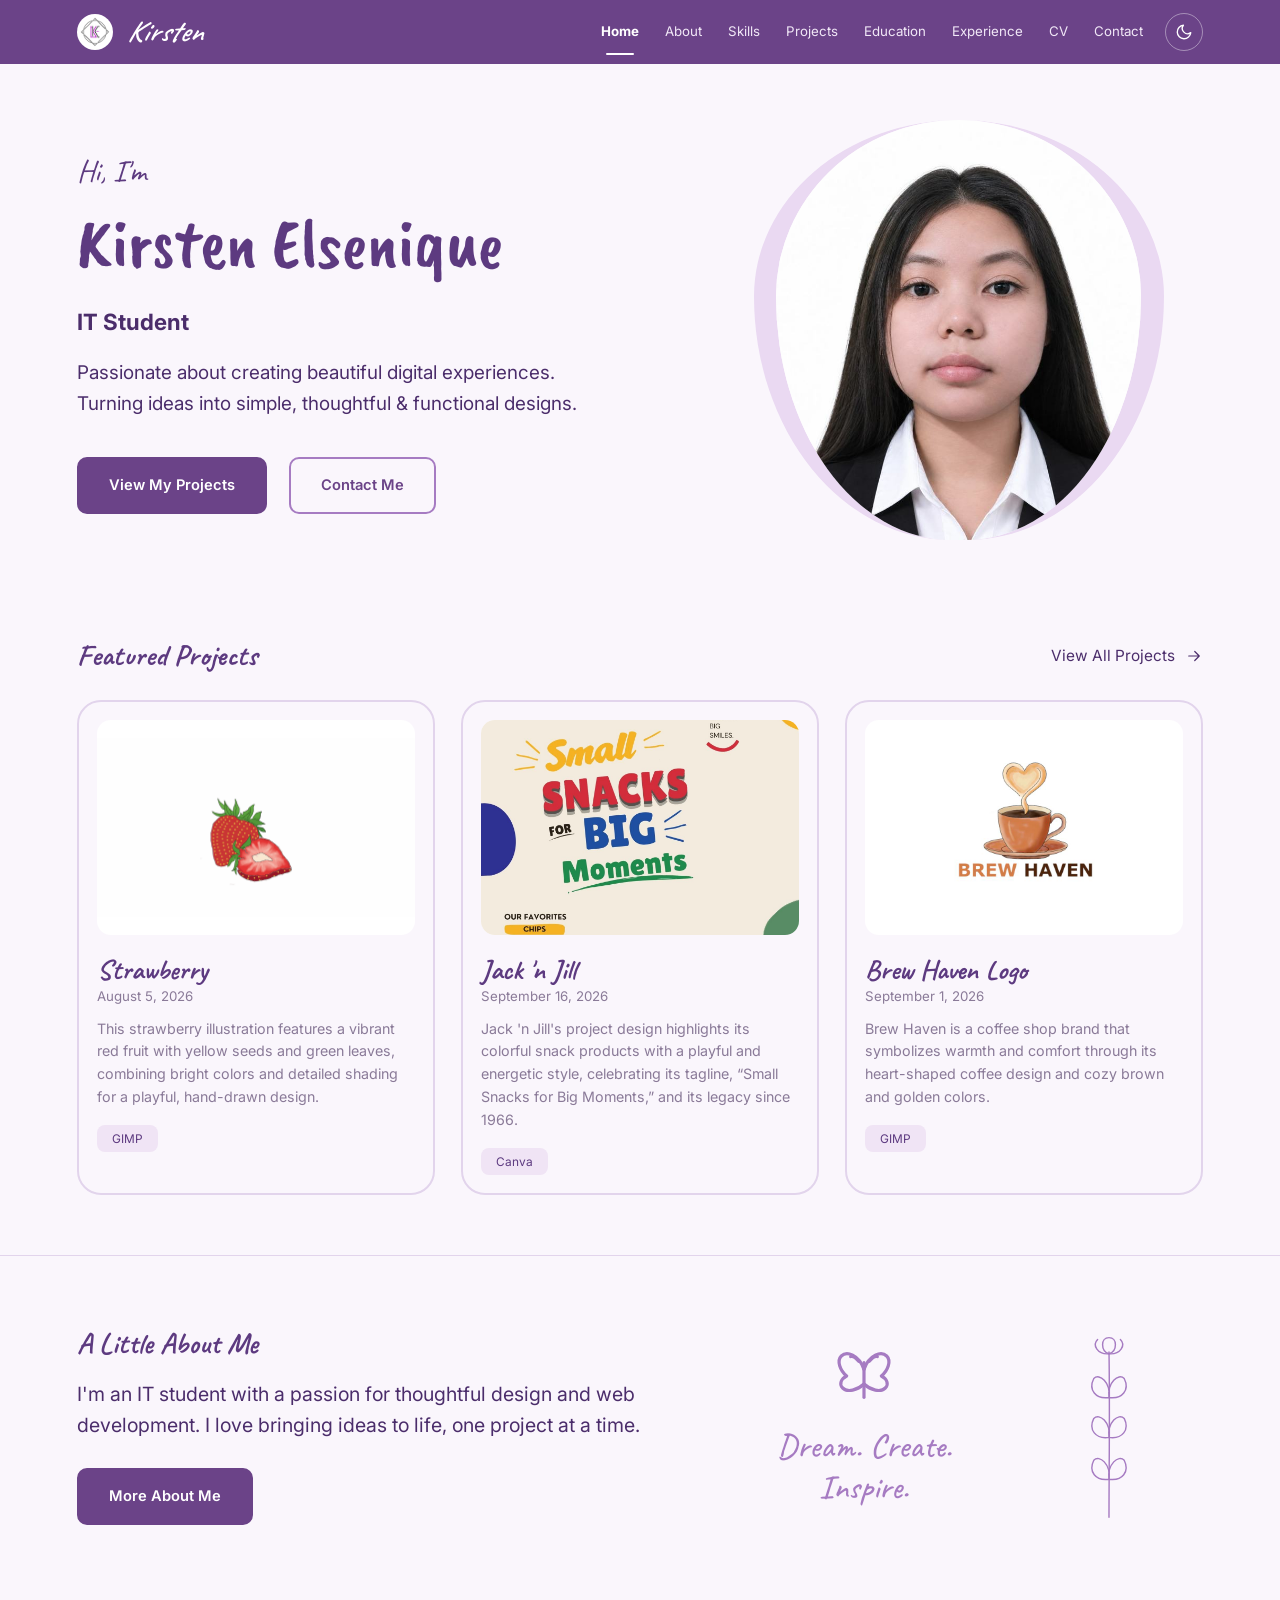
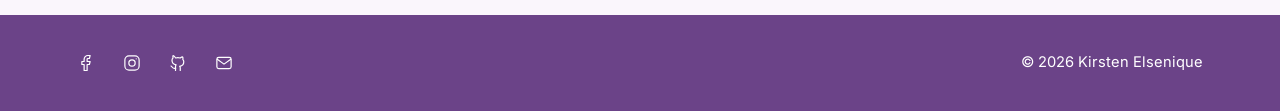
<file: index.html>
<!DOCTYPE html>
<html lang="en">
<head>
    <meta charset="UTF-8">
    <meta name="viewport" content="width=device-width, initial-scale=1.0">
    <title>Home | Kirsten Elsenique</title>
    <link rel="icon" href="assets/logo.jpg">
    <script>try{var t=localStorage.getItem("theme");if(!t&&window.matchMedia("(prefers-color-scheme: dark)").matches)t="dark";if(t)document.documentElement.setAttribute("data-theme",t)}catch(e){}</script>
    <link rel="stylesheet" href="style.css">
</head>
<body>
<header class="navbar">
    <div class="container nav-container">
        <a href="index.html" class="logo"><img src="assets/logo.jpg" alt="KE logo" class="logo-img"><span>Kirsten</span></a>
        <button class="menu-toggle" type="button" aria-label="Open navigation menu" aria-expanded="false">☰</button>
        <nav aria-label="Main navigation">
        <ul class="nav-links">
            <li><a href="index.html" class="active" aria-current="page">Home</a></li>
            <li><a href="about.html">About</a></li>
            <li><a href="skills.html">Skills</a></li>
            <li><a href="projects.html">Projects</a></li>
            <li><a href="education.html">Education</a></li>
            <li><a href="experience.html">Experience</a></li>
            <li><a href="cv.html">CV</a></li>
            <li><a href="contact.html">Contact</a></li>
        </ul>
            <button class="theme-toggle" type="button" aria-label="Switch to dark mode" aria-pressed="false"><svg class="i-moon" width="18" height="18" viewBox="0 0 24 24" fill="none" stroke="currentColor" stroke-width="1.8" stroke-linecap="round" stroke-linejoin="round" aria-hidden="true"><path d="M21 12.8A9 9 0 1 1 11.2 3a7 7 0 0 0 9.8 9.8z"/></svg><svg class="i-sun" width="18" height="18" viewBox="0 0 24 24" fill="none" stroke="currentColor" stroke-width="1.8" stroke-linecap="round" stroke-linejoin="round" aria-hidden="true"><circle cx="12" cy="12" r="4.5"/><path d="M12 2v2M12 20v2M4.9 4.9l1.4 1.4M17.7 17.7l1.4 1.4M2 12h2M20 12h2M4.9 19.1l1.4-1.4M17.7 6.3l1.4-1.4"/></svg></button>
        </nav>
    </div>
</header>
<main>
<section class="hero">
    <div class="container hero-grid">
        <div class="hero-text">
            <p class="hi">Hi, I'm</p>
            <h1>Kirsten Elsenique</h1>
            <h2>IT Student</h2>
            <p class="lead">Passionate about creating beautiful digital experiences.<br>Turning ideas into simple, thoughtful &amp; functional designs.</p>
            <div class="hero-buttons">
                <a href="projects.html" class="btn">View My Projects</a>
                <a href="contact.html" class="btn btn-ghost">Contact Me</a>
            </div>
        </div>
        <div class="hero-photo">
            <div class="photo-wrap"><img src="assets/profile.jpg" alt="Profile photo of Kirsten Elsenique" class="" onerror="this.onerror=null;this.src='assets/profile-placeholder.svg'"></div>
        </div>
    </div>
</section>

<section class="featured">
    <div class="container">
        <div class="row-head">
            <h2 class="script-h">Featured Projects</h2>
            <a href="projects.html" class="link-arrow">View All Projects <svg class="ico " width="18" height="18" viewBox="0 0 24 24" fill="none" stroke="currentColor" stroke-width="1.6" stroke-linecap="round" stroke-linejoin="round" aria-hidden="true"><path d="M5 12h14M13 6l6 6-6 6"/></svg></a>
        </div>
        <div class="feat-grid">
            <article class="feat-card">
    <a href="project-strawberry.html" class="feat-img"><img src="assets/strawberry.png" alt="Strawberry" class="" onerror="this.onerror=null;this.src='assets/image-placeholder.svg'"></a>
    <h3>Strawberry</h3>
    <span class="meta">August 5, 2026</span>
    <p>This strawberry illustration features a vibrant red fruit with yellow seeds and green leaves, combining bright colors and detailed shading for a playful, hand-drawn design.</p>
    <span class="pill">GIMP</span>
</article>
            <article class="feat-card">
    <a href="project-jack-n-jill.html" class="feat-img crop"><img src="assets/jack-n-jill.jpg" alt="Jack 'n Jill" class="" onerror="this.onerror=null;this.src='assets/image-placeholder.svg'"></a>
    <h3>Jack 'n Jill</h3>
    <span class="meta">September 16, 2026</span>
    <p>Jack 'n Jill's project design highlights its colorful snack products with a playful and energetic style, celebrating its tagline, “Small Snacks for Big Moments,” and its legacy since 1966.</p>
    <span class="pill">Canva</span>
</article>
            <article class="feat-card">
    <a href="project-brew-haven.html" class="feat-img"><img src="assets/brewhaven/logo.jpg" alt="Brew Haven Logo" class="" onerror="this.onerror=null;this.src='assets/image-placeholder.svg'"></a>
    <h3>Brew Haven Logo</h3>
    <span class="meta">September 1, 2026</span>
    <p>Brew Haven is a coffee shop brand that symbolizes warmth and comfort through its heart-shaped coffee design and cozy brown and golden colors.</p>
    <span class="pill">GIMP</span>
</article>
        </div>
    </div>
</section>

<section class="little-about">
    <div class="container little-grid">
        <div>
            <h2 class="script-h">A Little About Me</h2>
            <p>I'm an IT student with a passion for thoughtful design and web development. I love bringing ideas to life, one project at a time.</p>
            <a href="about.html" class="btn">More About Me</a>
        </div>
        <div class="quote-deco">
            <div class="q-mid"><svg class="ico " width="64" height="64" viewBox="0 0 24 24" fill="none" stroke="currentColor" stroke-width="1.2" stroke-linecap="round" stroke-linejoin="round" aria-hidden="true"><path d="M12 7v13"/><path d="M12 9.500C10 4 5.500 2.500 3.500 4.500c-1.800 1.800-.5 5.500 2 7.500-2 1-3 3-1.500 4.500 1.800 1.800 5.500.8 8-1.500"/><path d="M12 9.500c2-5.500 6.500-7 8.500-5 1.800 1.800.5 5.500-2 7.500 2 1 3 3 1.500 4.500-1.800 1.800-5.500.8-8-1.500"/><path d="M10 6.500c-1-1.200-2.200-2-3-1.800M14 6.500c1-1.200 2.200-2 3-1.800"/></svg><span class="script">Dream. Create.<br>Inspire.</span></div>
            <svg class="sprig" viewBox="0 0 60 200" fill="none" stroke="currentColor" stroke-width="1.5" stroke-linecap="round" aria-hidden="true"><path d="M30 196C30 150 31 80 30 22"/><path d="M30 24c-9-3-9-17 0-17s9 14 0 17z"/><path d="M30 24c-12 1-18-9-12-15M30 24c12 1 18-9 12-15"/><path d="M30 70c-14 2-22-8-16-20 6-6 18 4 16 20zM30 70c14 2 22-8 16-20-6-6-18 4-16 20z"/><path d="M30 112c-14 2-22-8-16-20 6-6 18 4 16 20zM30 112c14 2 22-8 16-20-6-6-18 4-16 20z"/><path d="M30 156c-14 2-22-8-16-20 6-6 18 4 16 20zM30 156c14 2 22-8 16-20-6-6-18 4-16 20z"/></svg>
        </div>
    </div>
</section>
</main>
<footer class="footer">
    <div class="container footer-inner">
        <div class="socials "><a href="https://www.facebook.com/k.elsenique" target="_blank" rel="noopener noreferrer" aria-label="Facebook"><svg class="ico " width="18" height="18" viewBox="0 0 24 24" fill="none" stroke="currentColor" stroke-width="1.6" stroke-linecap="round" stroke-linejoin="round" aria-hidden="true"><path d="M17.500 2h-3a5 5 0 0 0-5 5v3h-3v4h3v8h4v-8h3l1-4h-4V7a1 1 0 0 1 1-1h2z"/></svg></a><a href="https://www.instagram.com/_.zehnn/" target="_blank" rel="noopener noreferrer" aria-label="Instagram"><svg class="ico " width="18" height="18" viewBox="0 0 24 24" fill="none" stroke="currentColor" stroke-width="1.6" stroke-linecap="round" stroke-linejoin="round" aria-hidden="true"><rect x="2.500" y="2.500" width="19" height="19" rx="5.500"/><circle cx="12" cy="12" r="4.200"/><path d="M17.600 6.400h.01"/></svg></a><a href="https://github.com/Kirsten05306" target="_blank" rel="noopener noreferrer" aria-label="GitHub"><svg class="ico " width="18" height="18" viewBox="0 0 24 24" fill="none" stroke="currentColor" stroke-width="1.6" stroke-linecap="round" stroke-linejoin="round" aria-hidden="true"><path d="M9 19c-4.5 1.4-4.5-2.4-6.3-3m12.3 6v-3.3a3 3 0 0 0-.8-2.3c2.7-.3 5.5-1.3 5.5-6a4.7 4.7 0 0 0-1.3-3.2 4.4 4.4 0 0 0-.1-3.2s-1-.3-3.4 1.3a11.6 11.6 0 0 0-6 0C6.5 1.6 5.500 2 5.500 2a4.400 4.400 0 0 0-.1 3.200A4.700 4.700 0 0 0 4 8.400c0 4.700 2.800 5.700 5.500 6A3 3 0 0 0 8.700 16.700V22"/></svg></a><a href="mailto:kirstenelsenique06@gmail.com" aria-label="Email"><svg class="ico " width="18" height="18" viewBox="0 0 24 24" fill="none" stroke="currentColor" stroke-width="1.6" stroke-linecap="round" stroke-linejoin="round" aria-hidden="true"><rect x="2.5" y="4.5" width="19" height="15" rx="2.5"/><path d="m3 7 9 6.5L21 7"/></svg></a></div>
        <p>&copy; 2026 Kirsten Elsenique</p>
    </div>
</footer>
<script src="script.js"></script>
</body>
</html>
</file>
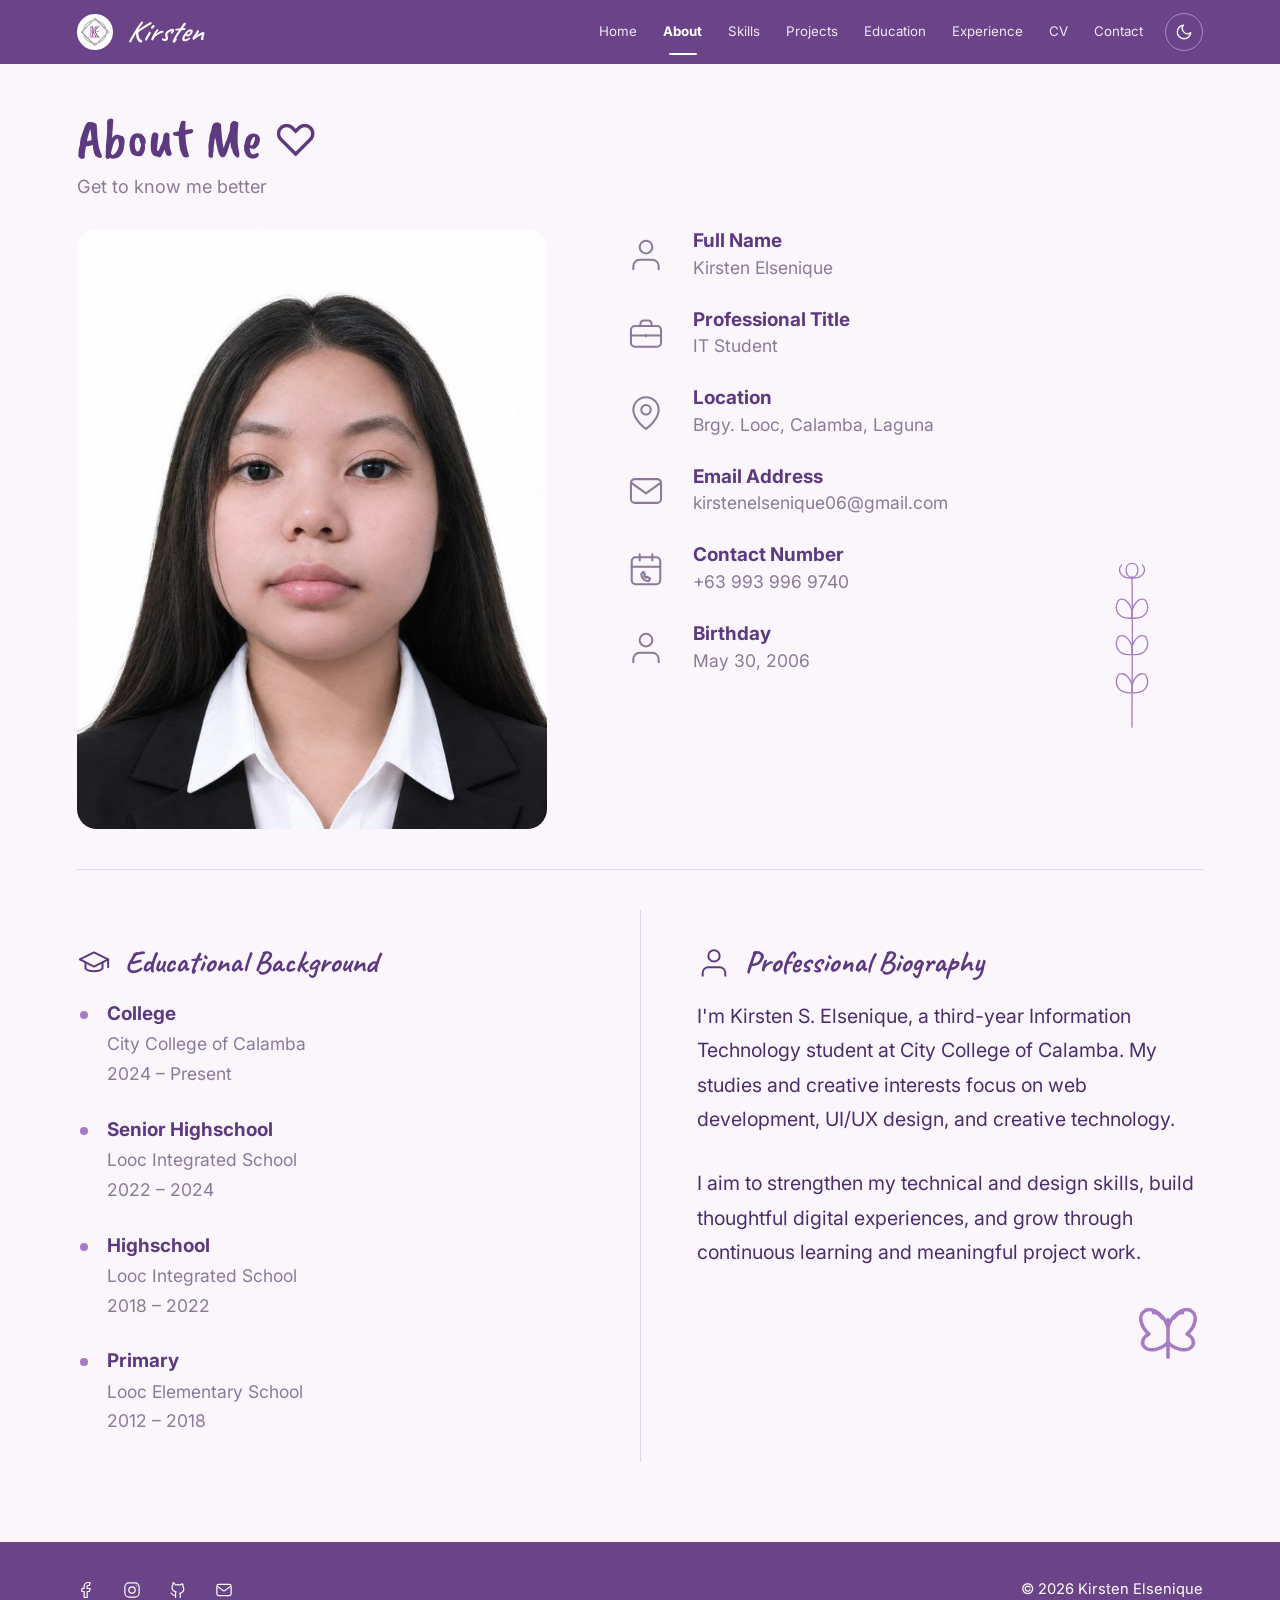
<file: about.html>
<!DOCTYPE html>
<html lang="en">
<head>
    <meta charset="UTF-8">
    <meta name="viewport" content="width=device-width, initial-scale=1.0">
    <title>About | Kirsten Elsenique</title>
    <link rel="icon" href="assets/logo.jpg">
    <script>try{var t=localStorage.getItem("theme");if(!t&&window.matchMedia("(prefers-color-scheme: dark)").matches)t="dark";if(t)document.documentElement.setAttribute("data-theme",t)}catch(e){}</script>
    <link rel="stylesheet" href="style.css">
</head>
<body>
<header class="navbar">
    <div class="container nav-container">
        <a href="index.html" class="logo"><img src="assets/logo.jpg" alt="KE logo" class="logo-img"><span>Kirsten</span></a>
        <button class="menu-toggle" type="button" aria-label="Open navigation menu" aria-expanded="false">☰</button>
        <nav aria-label="Main navigation">
        <ul class="nav-links">
            <li><a href="index.html">Home</a></li>
            <li><a href="about.html" class="active" aria-current="page">About</a></li>
            <li><a href="skills.html">Skills</a></li>
            <li><a href="projects.html">Projects</a></li>
            <li><a href="education.html">Education</a></li>
            <li><a href="experience.html">Experience</a></li>
            <li><a href="cv.html">CV</a></li>
            <li><a href="contact.html">Contact</a></li>
        </ul>
            <button class="theme-toggle" type="button" aria-label="Switch to dark mode" aria-pressed="false"><svg class="i-moon" width="18" height="18" viewBox="0 0 24 24" fill="none" stroke="currentColor" stroke-width="1.8" stroke-linecap="round" stroke-linejoin="round" aria-hidden="true"><path d="M21 12.8A9 9 0 1 1 11.2 3a7 7 0 0 0 9.8 9.8z"/></svg><svg class="i-sun" width="18" height="18" viewBox="0 0 24 24" fill="none" stroke="currentColor" stroke-width="1.8" stroke-linecap="round" stroke-linejoin="round" aria-hidden="true"><circle cx="12" cy="12" r="4.5"/><path d="M12 2v2M12 20v2M4.9 4.9l1.4 1.4M17.7 17.7l1.4 1.4M2 12h2M20 12h2M4.9 19.1l1.4-1.4M17.7 6.3l1.4-1.4"/></svg></button>
        </nav>
    </div>
</header>
<main>
<section class="page-head about-head">
    <div class="container">
        <h1>About Me <span class="heart">♡</span></h1>
        <p>Get to know me better</p>
    </div>
</section>
<section class="content">
    <div class="container about-grid">
        <div class="about-photo"><img src="assets/profile.jpg" alt="Profile photo of Kirsten Elsenique" class="" onerror="this.onerror=null;this.src='assets/profile-placeholder.svg'"></div>
        <ul class="info-list">
            <li><span class="info-ico"><svg class="ico " width="38" height="38" viewBox="0 0 24 24" fill="none" stroke="currentColor" stroke-width="1.3" stroke-linecap="round" stroke-linejoin="round" aria-hidden="true"><path d="M20 21v-2a4 4 0 0 0-4-4H8a4 4 0 0 0-4 4v2"/><circle cx="12" cy="7" r="4"/></svg></span><div><strong>Full Name</strong><span>Kirsten Elsenique</span></div></li>
            <li><span class="info-ico"><svg class="ico " width="38" height="38" viewBox="0 0 24 24" fill="none" stroke="currentColor" stroke-width="1.3" stroke-linecap="round" stroke-linejoin="round" aria-hidden="true"><rect x="2.5" y="7" width="19" height="13" rx="2.5"/><path d="M8.5 7V5.5a2 2 0 0 1 2-2h3a2 2 0 0 1 2 2V7M2.5 13h19"/><path d="M12 12.6v.8"/></svg></span><div><strong>Professional Title</strong><span>IT Student</span></div></li>
            <li><span class="info-ico"><svg class="ico " width="38" height="38" viewBox="0 0 24 24" fill="none" stroke="currentColor" stroke-width="1.3" stroke-linecap="round" stroke-linejoin="round" aria-hidden="true"><path d="M20 10c0 6.5-8 12-8 12s-8-5.5-8-12a8 8 0 0 1 16 0z"/><circle cx="12" cy="10" r="3"/></svg></span><div><strong>Location</strong><span>Brgy. Looc, Calamba, Laguna</span></div></li>
            <li><span class="info-ico"><svg class="ico " width="38" height="38" viewBox="0 0 24 24" fill="none" stroke="currentColor" stroke-width="1.3" stroke-linecap="round" stroke-linejoin="round" aria-hidden="true"><rect x="2.5" y="4.5" width="19" height="15" rx="2.5"/><path d="m3 7 9 6.5L21 7"/></svg></span><div><strong>Email Address</strong><span><a href="mailto:kirstenelsenique06@gmail.com">kirstenelsenique06@gmail.com</a></span></div></li>
            <li><span class="info-ico"><svg class="ico " width="38" height="38" viewBox="0 0 24 24" fill="none" stroke="currentColor" stroke-width="1.3" stroke-linecap="round" stroke-linejoin="round" aria-hidden="true"><rect x="3" y="4" width="18" height="17" rx="2.5"/><path d="M8 2v4M16 2v4M3 10h18"/><path d="M9 14.5c0 2.6 2 4.6 4.6 4.6l1-1.8-1.8-1-.7.6a3 3 0 0 1-1.3-1.3l.6-.7-1-1.8z"/></svg></span><div><strong>Contact Number</strong><span>+63 993 996 9740</span></div></li>
            <li><span class="info-ico"><svg class="ico " width="38" height="38" viewBox="0 0 24 24" fill="none" stroke="currentColor" stroke-width="1.3" stroke-linecap="round" stroke-linejoin="round" aria-hidden="true"><path d="M20 21v-2a4 4 0 0 0-4-4H8a4 4 0 0 0-4 4v2"/><circle cx="12" cy="7" r="4"/></svg></span><div><strong>Birthday</strong><span>May 30, 2006</span></div></li>
        </ul>
        <svg class="sprig" viewBox="0 0 60 200" fill="none" stroke="currentColor" stroke-width="1.5" stroke-linecap="round" aria-hidden="true"><path d="M30 196C30 150 31 80 30 22"/><path d="M30 24c-9-3-9-17 0-17s9 14 0 17z"/><path d="M30 24c-12 1-18-9-12-15M30 24c12 1 18-9 12-15"/><path d="M30 70c-14 2-22-8-16-20 6-6 18 4 16 20zM30 70c14 2 22-8 16-20-6-6-18 4-16 20z"/><path d="M30 112c-14 2-22-8-16-20 6-6 18 4 16 20zM30 112c14 2 22-8 16-20-6-6-18 4-16 20z"/><path d="M30 156c-14 2-22-8-16-20 6-6 18 4 16 20zM30 156c14 2 22-8 16-20-6-6-18 4-16 20z"/></svg>
    </div>
    <div class="container"><hr class="rule"></div>
    <div class="container about-lower">
        <div class="col">
            <h3 class="script-h sm"><svg class="ico " width="34" height="34" viewBox="0 0 24 24" fill="none" stroke="currentColor" stroke-width="1.4" stroke-linecap="round" stroke-linejoin="round" aria-hidden="true"><path d="M22 9.5 12 4.5 2 9.5l10 5 10-5z"/><path d="M6 11.7V16c2.4 2.4 9.6 2.4 12 0v-4.3M22 9.5V15"/></svg> Educational Background</h3>
            <ul class="bullets">
                <li><strong>College</strong><span>City College of Calamba</span><span>2024 – Present</span></li>
                <li><strong>Senior Highschool</strong><span>Looc Integrated School</span><span>2022 – 2024</span></li>
                <li><strong>Highschool</strong><span>Looc Integrated School</span><span>2018 – 2022</span></li>
                <li><strong>Primary</strong><span>Looc Elementary School</span><span>2012 – 2018</span></li>
            </ul>
        </div>
        <div class="col bio">
            <h3 class="script-h sm"><svg class="ico " width="34" height="34" viewBox="0 0 24 24" fill="none" stroke="currentColor" stroke-width="1.4" stroke-linecap="round" stroke-linejoin="round" aria-hidden="true"><path d="M20 21v-2a4 4 0 0 0-4-4H8a4 4 0 0 0-4 4v2"/><circle cx="12" cy="7" r="4"/></svg> Professional Biography</h3>
            <p>I'm Kirsten S. Elsenique, a third-year Information Technology student at City College of Calamba. My studies and creative interests focus on web development, UI/UX design, and creative technology.</p>
            <p>I aim to strengthen my technical and design skills, build thoughtful digital experiences, and grow through continuous learning and meaningful project work.</p>
            <span class="bio-deco"><svg class="ico " width="70" height="70" viewBox="0 0 24 24" fill="none" stroke="currentColor" stroke-width="1.2" stroke-linecap="round" stroke-linejoin="round" aria-hidden="true"><path d="M12 7v13"/><path d="M12 9.500C10 4 5.500 2.500 3.500 4.500c-1.800 1.800-.5 5.500 2 7.500-2 1-3 3-1.500 4.500 1.800 1.800 5.500.8 8-1.500"/><path d="M12 9.500c2-5.500 6.500-7 8.500-5 1.800 1.800.5 5.500-2 7.500 2 1 3 3 1.500 4.500-1.800 1.800-5.500.8-8-1.500"/><path d="M10 6.500c-1-1.200-2.200-2-3-1.800M14 6.500c1-1.200 2.200-2 3-1.800"/></svg></span>
        </div>
    </div>
</section>
</main>
<footer class="footer">
    <div class="container footer-inner">
        <div class="socials "><a href="https://www.facebook.com/k.elsenique" target="_blank" rel="noopener noreferrer" aria-label="Facebook"><svg class="ico " width="18" height="18" viewBox="0 0 24 24" fill="none" stroke="currentColor" stroke-width="1.6" stroke-linecap="round" stroke-linejoin="round" aria-hidden="true"><path d="M17.500 2h-3a5 5 0 0 0-5 5v3h-3v4h3v8h4v-8h3l1-4h-4V7a1 1 0 0 1 1-1h2z"/></svg></a><a href="https://www.instagram.com/_.zehnn/" target="_blank" rel="noopener noreferrer" aria-label="Instagram"><svg class="ico " width="18" height="18" viewBox="0 0 24 24" fill="none" stroke="currentColor" stroke-width="1.6" stroke-linecap="round" stroke-linejoin="round" aria-hidden="true"><rect x="2.500" y="2.500" width="19" height="19" rx="5.500"/><circle cx="12" cy="12" r="4.200"/><path d="M17.600 6.400h.01"/></svg></a><a href="https://github.com/Kirsten05306" target="_blank" rel="noopener noreferrer" aria-label="GitHub"><svg class="ico " width="18" height="18" viewBox="0 0 24 24" fill="none" stroke="currentColor" stroke-width="1.6" stroke-linecap="round" stroke-linejoin="round" aria-hidden="true"><path d="M9 19c-4.5 1.4-4.5-2.4-6.3-3m12.3 6v-3.3a3 3 0 0 0-.8-2.3c2.7-.3 5.5-1.3 5.5-6a4.7 4.7 0 0 0-1.3-3.2 4.4 4.4 0 0 0-.1-3.2s-1-.3-3.4 1.3a11.6 11.6 0 0 0-6 0C6.5 1.6 5.500 2 5.500 2a4.400 4.400 0 0 0-.1 3.200A4.700 4.700 0 0 0 4 8.400c0 4.700 2.800 5.700 5.500 6A3 3 0 0 0 8.700 16.700V22"/></svg></a><a href="mailto:kirstenelsenique06@gmail.com" aria-label="Email"><svg class="ico " width="18" height="18" viewBox="0 0 24 24" fill="none" stroke="currentColor" stroke-width="1.6" stroke-linecap="round" stroke-linejoin="round" aria-hidden="true"><rect x="2.5" y="4.5" width="19" height="15" rx="2.5"/><path d="m3 7 9 6.5L21 7"/></svg></a></div>
        <p>&copy; 2026 Kirsten Elsenique</p>
    </div>
</footer>
<script src="script.js"></script>
</body>
</html>
</file>
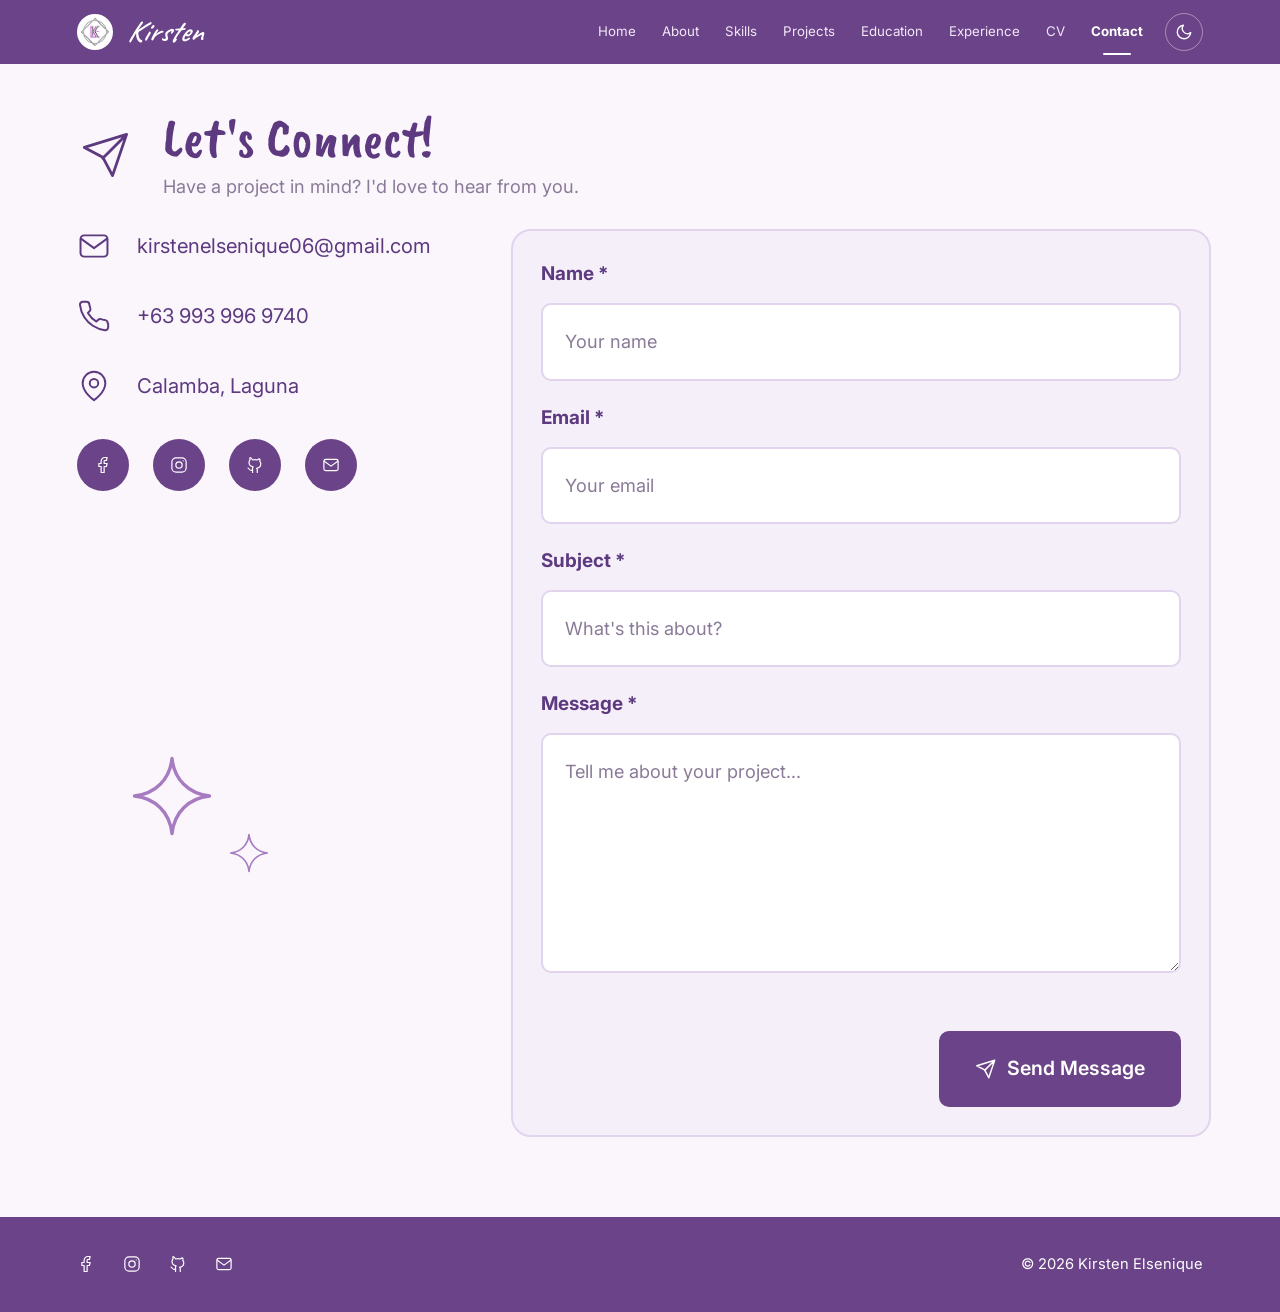
<file: contact.html>
<!DOCTYPE html>
<html lang="en">
<head>
    <meta charset="UTF-8">
    <meta name="viewport" content="width=device-width, initial-scale=1.0">
    <title>Contact | Kirsten Elsenique</title>
    <link rel="icon" href="assets/logo.jpg">
    <script>try{var t=localStorage.getItem("theme");if(!t&&window.matchMedia("(prefers-color-scheme: dark)").matches)t="dark";if(t)document.documentElement.setAttribute("data-theme",t)}catch(e){}</script>
    <link rel="stylesheet" href="style.css">
</head>
<body>
<header class="navbar">
    <div class="container nav-container">
        <a href="index.html" class="logo"><img src="assets/logo.jpg" alt="KE logo" class="logo-img"><span>Kirsten</span></a>
        <button class="menu-toggle" type="button" aria-label="Open navigation menu" aria-expanded="false">☰</button>
        <nav aria-label="Main navigation">
        <ul class="nav-links">
            <li><a href="index.html">Home</a></li>
            <li><a href="about.html">About</a></li>
            <li><a href="skills.html">Skills</a></li>
            <li><a href="projects.html">Projects</a></li>
            <li><a href="education.html">Education</a></li>
            <li><a href="experience.html">Experience</a></li>
            <li><a href="cv.html">CV</a></li>
            <li><a href="contact.html" class="active" aria-current="page">Contact</a></li>
        </ul>
            <button class="theme-toggle" type="button" aria-label="Switch to dark mode" aria-pressed="false"><svg class="i-moon" width="18" height="18" viewBox="0 0 24 24" fill="none" stroke="currentColor" stroke-width="1.8" stroke-linecap="round" stroke-linejoin="round" aria-hidden="true"><path d="M21 12.8A9 9 0 1 1 11.2 3a7 7 0 0 0 9.8 9.8z"/></svg><svg class="i-sun" width="18" height="18" viewBox="0 0 24 24" fill="none" stroke="currentColor" stroke-width="1.8" stroke-linecap="round" stroke-linejoin="round" aria-hidden="true"><circle cx="12" cy="12" r="4.5"/><path d="M12 2v2M12 20v2M4.9 4.9l1.4 1.4M17.7 17.7l1.4 1.4M2 12h2M20 12h2M4.9 19.1l1.4-1.4M17.7 6.3l1.4-1.4"/></svg></button>
        </nav>
    </div>
</header>
<main>
<section class="page-head">
    <div class="container page-head-inner">
        <div class="page-head-text">
            <span class="head-ico"><svg class="ico " width="52" height="52" viewBox="0 0 24 24" fill="none" stroke="currentColor" stroke-width="1.3" stroke-linecap="round" stroke-linejoin="round" aria-hidden="true"><path d="M21.500 2.500 10.500 13.500M21.500 2.500l-6.500 19-4.500-8.500-8.500-4.500z"/></svg></span>
            <div><h1>Let's Connect!</h1><p>Have a project in mind? I'd love to hear from you.</p></div>
        </div>
        
    </div>
</section>
<section class="content">
    <div class="container contact-grid">
        <div class="contact-info">
            <ul>
                <li><svg class="ico " width="34" height="34" viewBox="0 0 24 24" fill="none" stroke="currentColor" stroke-width="1.4" stroke-linecap="round" stroke-linejoin="round" aria-hidden="true"><rect x="2.5" y="4.5" width="19" height="15" rx="2.5"/><path d="m3 7 9 6.5L21 7"/></svg><a href="mailto:kirstenelsenique06@gmail.com">kirstenelsenique06@gmail.com</a></li>
                <li><svg class="ico " width="34" height="34" viewBox="0 0 24 24" fill="none" stroke="currentColor" stroke-width="1.4" stroke-linecap="round" stroke-linejoin="round" aria-hidden="true"><path d="M21.5 16.9v2.6a2 2 0 0 1-2.2 2 19.8 19.8 0 0 1-8.6-3.1 19.5 19.5 0 0 1-6-6A19.8 19.8 0 0 1 1.6 3.7 2 2 0 0 1 3.6 1.5h2.6a2 2 0 0 1 2 1.7c.1 1 .4 1.9.7 2.8a2 2 0 0 1-.5 2.1L7.2 9.4a16 16 0 0 0 6 6l1.3-1.3a2 2 0 0 1 2.1-.4c.9.3 1.8.6 2.8.7a2 2 0 0 1 1.7 2z" transform="translate(.5 .5)"/></svg><span>+63 993 996 9740</span></li>
                <li><svg class="ico " width="34" height="34" viewBox="0 0 24 24" fill="none" stroke="currentColor" stroke-width="1.4" stroke-linecap="round" stroke-linejoin="round" aria-hidden="true"><path d="M20 10c0 6.5-8 12-8 12s-8-5.5-8-12a8 8 0 0 1 16 0z"/><circle cx="12" cy="10" r="3"/></svg><span>Calamba, Laguna</span></li>
            </ul>
            <div class="socials round"><a href="https://www.facebook.com/k.elsenique" target="_blank" rel="noopener noreferrer" aria-label="Facebook"><svg class="ico " width="18" height="18" viewBox="0 0 24 24" fill="none" stroke="currentColor" stroke-width="1.6" stroke-linecap="round" stroke-linejoin="round" aria-hidden="true"><path d="M17.500 2h-3a5 5 0 0 0-5 5v3h-3v4h3v8h4v-8h3l1-4h-4V7a1 1 0 0 1 1-1h2z"/></svg></a><a href="https://www.instagram.com/_.zehnn/" target="_blank" rel="noopener noreferrer" aria-label="Instagram"><svg class="ico " width="18" height="18" viewBox="0 0 24 24" fill="none" stroke="currentColor" stroke-width="1.6" stroke-linecap="round" stroke-linejoin="round" aria-hidden="true"><rect x="2.500" y="2.500" width="19" height="19" rx="5.500"/><circle cx="12" cy="12" r="4.200"/><path d="M17.600 6.400h.01"/></svg></a><a href="https://github.com/Kirsten05306" target="_blank" rel="noopener noreferrer" aria-label="GitHub"><svg class="ico " width="18" height="18" viewBox="0 0 24 24" fill="none" stroke="currentColor" stroke-width="1.6" stroke-linecap="round" stroke-linejoin="round" aria-hidden="true"><path d="M9 19c-4.5 1.4-4.5-2.4-6.3-3m12.3 6v-3.3a3 3 0 0 0-.8-2.3c2.7-.3 5.5-1.3 5.5-6a4.7 4.7 0 0 0-1.3-3.2 4.4 4.4 0 0 0-.1-3.2s-1-.3-3.4 1.3a11.6 11.6 0 0 0-6 0C6.5 1.6 5.500 2 5.500 2a4.400 4.400 0 0 0-.1 3.200A4.700 4.700 0 0 0 4 8.400c0 4.700 2.800 5.700 5.500 6A3 3 0 0 0 8.700 16.700V22"/></svg></a><a href="mailto:kirstenelsenique06@gmail.com" aria-label="Email"><svg class="ico " width="18" height="18" viewBox="0 0 24 24" fill="none" stroke="currentColor" stroke-width="1.6" stroke-linecap="round" stroke-linejoin="round" aria-hidden="true"><rect x="2.5" y="4.5" width="19" height="15" rx="2.5"/><path d="m3 7 9 6.5L21 7"/></svg></a></div>
            <div class="sparkles"><svg class="ico " width="90" height="90" viewBox="0 0 24 24" fill="none" stroke="currentColor" stroke-width="0.9" stroke-linecap="round" stroke-linejoin="round" aria-hidden="true"><path d="M12 2c.6 5.600 4.400 9.400 10 10-5.600.6-9.400 4.400-10 10-.6-5.600-4.400-9.400-10-10 5.600-.6 9.400-4.400 10-10z"/></svg><svg class="ico " width="44" height="44" viewBox="0 0 24 24" fill="none" stroke="currentColor" stroke-width="0.9" stroke-linecap="round" stroke-linejoin="round" aria-hidden="true"><path d="M12 2c.6 5.600 4.400 9.400 10 10-5.600.6-9.400 4.400-10 10-.6-5.600-4.400-9.400-10-10 5.600-.6 9.400-4.400 10-10z"/></svg></div>
        </div>
        <form id="contact-form" class="contact-form" novalidate>
            <div class="form-group"><label for="name">Name *</label><input type="text" id="name" name="name" placeholder="Your name" required></div>
            <div class="form-group"><label for="email">Email *</label><input type="email" id="email" name="email" placeholder="Your email" required></div>
            <div class="form-group"><label for="subject">Subject *</label><input type="text" id="subject" name="subject" placeholder="What's this about?" required></div>
            <div class="form-group"><label for="message">Message *</label><textarea id="message" name="message" rows="6" placeholder="Tell me about your project..." required></textarea></div>
            <input type="text" name="_honey" tabindex="-1" autocomplete="off" class="honey" aria-hidden="true">
            <p id="form-status" class="form-status" role="status" aria-live="polite"></p>
            <button type="submit" class="btn send"><svg class="ico " width="22" height="22" viewBox="0 0 24 24" fill="none" stroke="currentColor" stroke-width="1.6" stroke-linecap="round" stroke-linejoin="round" aria-hidden="true"><path d="M21.500 2.500 10.500 13.500M21.500 2.500l-6.500 19-4.500-8.500-8.500-4.500z"/></svg> Send Message</button>
        </form>
    </div>
</section>
</main>
<footer class="footer">
    <div class="container footer-inner">
        <div class="socials "><a href="https://www.facebook.com/k.elsenique" target="_blank" rel="noopener noreferrer" aria-label="Facebook"><svg class="ico " width="18" height="18" viewBox="0 0 24 24" fill="none" stroke="currentColor" stroke-width="1.6" stroke-linecap="round" stroke-linejoin="round" aria-hidden="true"><path d="M17.500 2h-3a5 5 0 0 0-5 5v3h-3v4h3v8h4v-8h3l1-4h-4V7a1 1 0 0 1 1-1h2z"/></svg></a><a href="https://www.instagram.com/_.zehnn/" target="_blank" rel="noopener noreferrer" aria-label="Instagram"><svg class="ico " width="18" height="18" viewBox="0 0 24 24" fill="none" stroke="currentColor" stroke-width="1.6" stroke-linecap="round" stroke-linejoin="round" aria-hidden="true"><rect x="2.500" y="2.500" width="19" height="19" rx="5.500"/><circle cx="12" cy="12" r="4.200"/><path d="M17.600 6.400h.01"/></svg></a><a href="https://github.com/Kirsten05306" target="_blank" rel="noopener noreferrer" aria-label="GitHub"><svg class="ico " width="18" height="18" viewBox="0 0 24 24" fill="none" stroke="currentColor" stroke-width="1.6" stroke-linecap="round" stroke-linejoin="round" aria-hidden="true"><path d="M9 19c-4.5 1.4-4.5-2.4-6.3-3m12.3 6v-3.3a3 3 0 0 0-.8-2.3c2.7-.3 5.5-1.3 5.5-6a4.7 4.7 0 0 0-1.3-3.2 4.4 4.4 0 0 0-.1-3.2s-1-.3-3.4 1.3a11.6 11.6 0 0 0-6 0C6.5 1.6 5.500 2 5.500 2a4.400 4.400 0 0 0-.1 3.200A4.700 4.700 0 0 0 4 8.400c0 4.700 2.800 5.700 5.500 6A3 3 0 0 0 8.700 16.700V22"/></svg></a><a href="mailto:kirstenelsenique06@gmail.com" aria-label="Email"><svg class="ico " width="18" height="18" viewBox="0 0 24 24" fill="none" stroke="currentColor" stroke-width="1.6" stroke-linecap="round" stroke-linejoin="round" aria-hidden="true"><rect x="2.5" y="4.5" width="19" height="15" rx="2.5"/><path d="m3 7 9 6.5L21 7"/></svg></a></div>
        <p>&copy; 2026 Kirsten Elsenique</p>
    </div>
</footer>
<script src="script.js"></script>
</body>
</html>
</file>
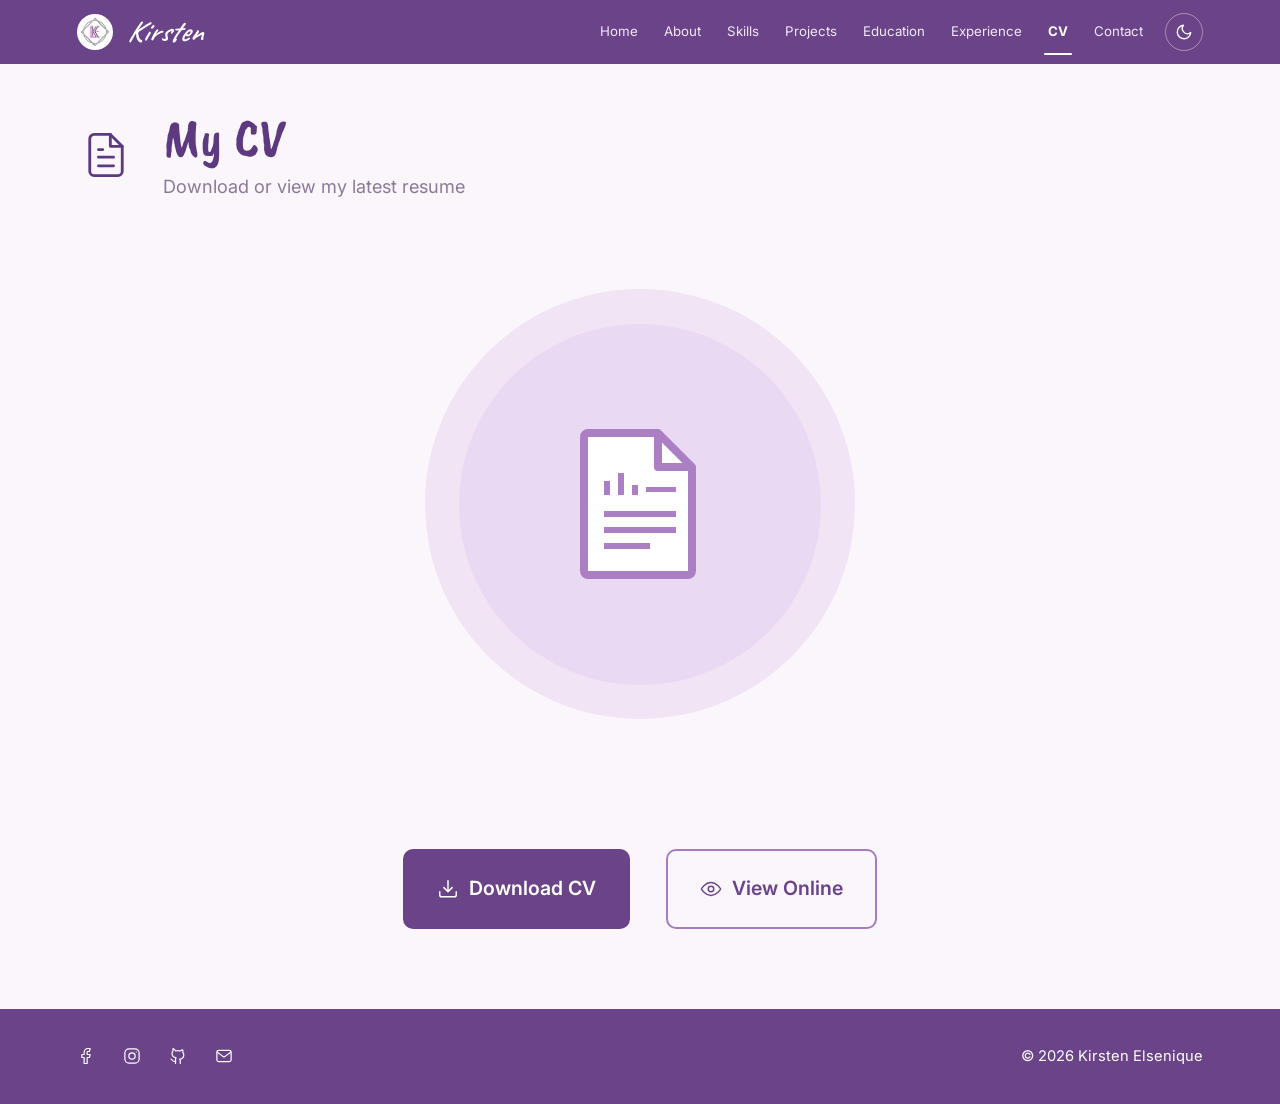
<file: cv.html>
<!DOCTYPE html>
<html lang="en">
<head>
    <meta charset="UTF-8">
    <meta name="viewport" content="width=device-width, initial-scale=1.0">
    <title>CV | Kirsten Elsenique</title>
    <link rel="icon" href="assets/logo.jpg">
    <script>try{var t=localStorage.getItem("theme");if(!t&&window.matchMedia("(prefers-color-scheme: dark)").matches)t="dark";if(t)document.documentElement.setAttribute("data-theme",t)}catch(e){}</script>
    <link rel="stylesheet" href="style.css">
</head>
<body>
<header class="navbar">
    <div class="container nav-container">
        <a href="index.html" class="logo"><img src="assets/logo.jpg" alt="KE logo" class="logo-img"><span>Kirsten</span></a>
        <button class="menu-toggle" type="button" aria-label="Open navigation menu" aria-expanded="false">☰</button>
        <nav aria-label="Main navigation">
        <ul class="nav-links">
            <li><a href="index.html">Home</a></li>
            <li><a href="about.html">About</a></li>
            <li><a href="skills.html">Skills</a></li>
            <li><a href="projects.html">Projects</a></li>
            <li><a href="education.html">Education</a></li>
            <li><a href="experience.html">Experience</a></li>
            <li><a href="cv.html" class="active" aria-current="page">CV</a></li>
            <li><a href="contact.html">Contact</a></li>
        </ul>
            <button class="theme-toggle" type="button" aria-label="Switch to dark mode" aria-pressed="false"><svg class="i-moon" width="18" height="18" viewBox="0 0 24 24" fill="none" stroke="currentColor" stroke-width="1.8" stroke-linecap="round" stroke-linejoin="round" aria-hidden="true"><path d="M21 12.8A9 9 0 1 1 11.2 3a7 7 0 0 0 9.8 9.8z"/></svg><svg class="i-sun" width="18" height="18" viewBox="0 0 24 24" fill="none" stroke="currentColor" stroke-width="1.8" stroke-linecap="round" stroke-linejoin="round" aria-hidden="true"><circle cx="12" cy="12" r="4.5"/><path d="M12 2v2M12 20v2M4.9 4.9l1.4 1.4M17.7 17.7l1.4 1.4M2 12h2M20 12h2M4.9 19.1l1.4-1.4M17.7 6.3l1.4-1.4"/></svg></button>
        </nav>
    </div>
</header>
<main>
<section class="page-head">
    <div class="container page-head-inner">
        <div class="page-head-text">
            <span class="head-ico"><svg class="ico " width="52" height="52" viewBox="0 0 24 24" fill="none" stroke="currentColor" stroke-width="1.3" stroke-linecap="round" stroke-linejoin="round" aria-hidden="true"><path d="M14 2.5H6.5a2 2 0 0 0-2 2v15a2 2 0 0 0 2 2h11a2 2 0 0 0 2-2V8z"/><path d="M14 2.5V8h5.5M8.5 13h7M8.5 17h7M8.5 9.5h2"/></svg></span>
            <div><h1>My CV</h1><p>Download or view my latest resume</p></div>
        </div>
        
    </div>
</section>
<section class="content">
    <div class="container cv-wrap">
        <div class="cv-circle"><div class="cv-circle-in">
            <svg viewBox="0 0 120 150" width="120" height="150" aria-hidden="true"><path d="M8 4h70l34 34v104a4 4 0 0 1-4 4H8a4 4 0 0 1-4-4V8a4 4 0 0 1 4-4z" fill="#fff" stroke="#ac7fc4" stroke-width="8" stroke-linejoin="round"/><path d="M78 4v34h34" fill="none" stroke="#ac7fc4" stroke-width="8" stroke-linejoin="round"/><g fill="#ac7fc4"><rect x="24" y="52" width="6" height="14"/><rect x="38" y="44" width="6" height="22"/><rect x="52" y="56" width="6" height="10"/><rect x="66" y="58" width="30" height="5"/><rect x="24" y="82" width="72" height="6"/><rect x="24" y="98" width="72" height="6"/><rect x="24" y="114" width="46" height="6"/></g></svg>
        </div></div>
        <div class="cv-actions">
            <a href="assets/cv.pdf" download="Kirsten-Elsenique-CV.pdf" class="btn"><svg class="ico " width="22" height="22" viewBox="0 0 24 24" fill="none" stroke="currentColor" stroke-width="1.6" stroke-linecap="round" stroke-linejoin="round" aria-hidden="true"><path d="M21 15v3.5a2 2 0 0 1-2 2H5a2 2 0 0 1-2-2V15M7.500 10.500 12 15l4.500-4.500M12 15V3"/></svg> Download CV</a>
            <a href="assets/cv.pdf" target="_blank" rel="noopener" class="btn btn-ghost"><svg class="ico " width="22" height="22" viewBox="0 0 24 24" fill="none" stroke="currentColor" stroke-width="1.6" stroke-linecap="round" stroke-linejoin="round" aria-hidden="true"><path d="M1.500 12S5.500 5 12 5s10.500 7 10.500 7-4 7-10.500 7S1.500 12 1.500 12z"/><circle cx="12" cy="12" r="3"/></svg> View Online</a>
        </div>
    </div>
</section>
</main>
<footer class="footer">
    <div class="container footer-inner">
        <div class="socials "><a href="https://www.facebook.com/k.elsenique" target="_blank" rel="noopener noreferrer" aria-label="Facebook"><svg class="ico " width="18" height="18" viewBox="0 0 24 24" fill="none" stroke="currentColor" stroke-width="1.6" stroke-linecap="round" stroke-linejoin="round" aria-hidden="true"><path d="M17.500 2h-3a5 5 0 0 0-5 5v3h-3v4h3v8h4v-8h3l1-4h-4V7a1 1 0 0 1 1-1h2z"/></svg></a><a href="https://www.instagram.com/_.zehnn/" target="_blank" rel="noopener noreferrer" aria-label="Instagram"><svg class="ico " width="18" height="18" viewBox="0 0 24 24" fill="none" stroke="currentColor" stroke-width="1.6" stroke-linecap="round" stroke-linejoin="round" aria-hidden="true"><rect x="2.500" y="2.500" width="19" height="19" rx="5.500"/><circle cx="12" cy="12" r="4.200"/><path d="M17.600 6.400h.01"/></svg></a><a href="https://github.com/Kirsten05306" target="_blank" rel="noopener noreferrer" aria-label="GitHub"><svg class="ico " width="18" height="18" viewBox="0 0 24 24" fill="none" stroke="currentColor" stroke-width="1.6" stroke-linecap="round" stroke-linejoin="round" aria-hidden="true"><path d="M9 19c-4.5 1.4-4.5-2.4-6.3-3m12.3 6v-3.3a3 3 0 0 0-.8-2.3c2.7-.3 5.5-1.3 5.5-6a4.7 4.7 0 0 0-1.3-3.2 4.4 4.4 0 0 0-.1-3.2s-1-.3-3.4 1.3a11.6 11.6 0 0 0-6 0C6.5 1.6 5.500 2 5.500 2a4.400 4.400 0 0 0-.1 3.200A4.700 4.700 0 0 0 4 8.400c0 4.700 2.800 5.700 5.500 6A3 3 0 0 0 8.700 16.700V22"/></svg></a><a href="mailto:kirstenelsenique06@gmail.com" aria-label="Email"><svg class="ico " width="18" height="18" viewBox="0 0 24 24" fill="none" stroke="currentColor" stroke-width="1.6" stroke-linecap="round" stroke-linejoin="round" aria-hidden="true"><rect x="2.5" y="4.5" width="19" height="15" rx="2.5"/><path d="m3 7 9 6.5L21 7"/></svg></a></div>
        <p>&copy; 2026 Kirsten Elsenique</p>
    </div>
</footer>
<script src="script.js"></script>
</body>
</html>
</file>
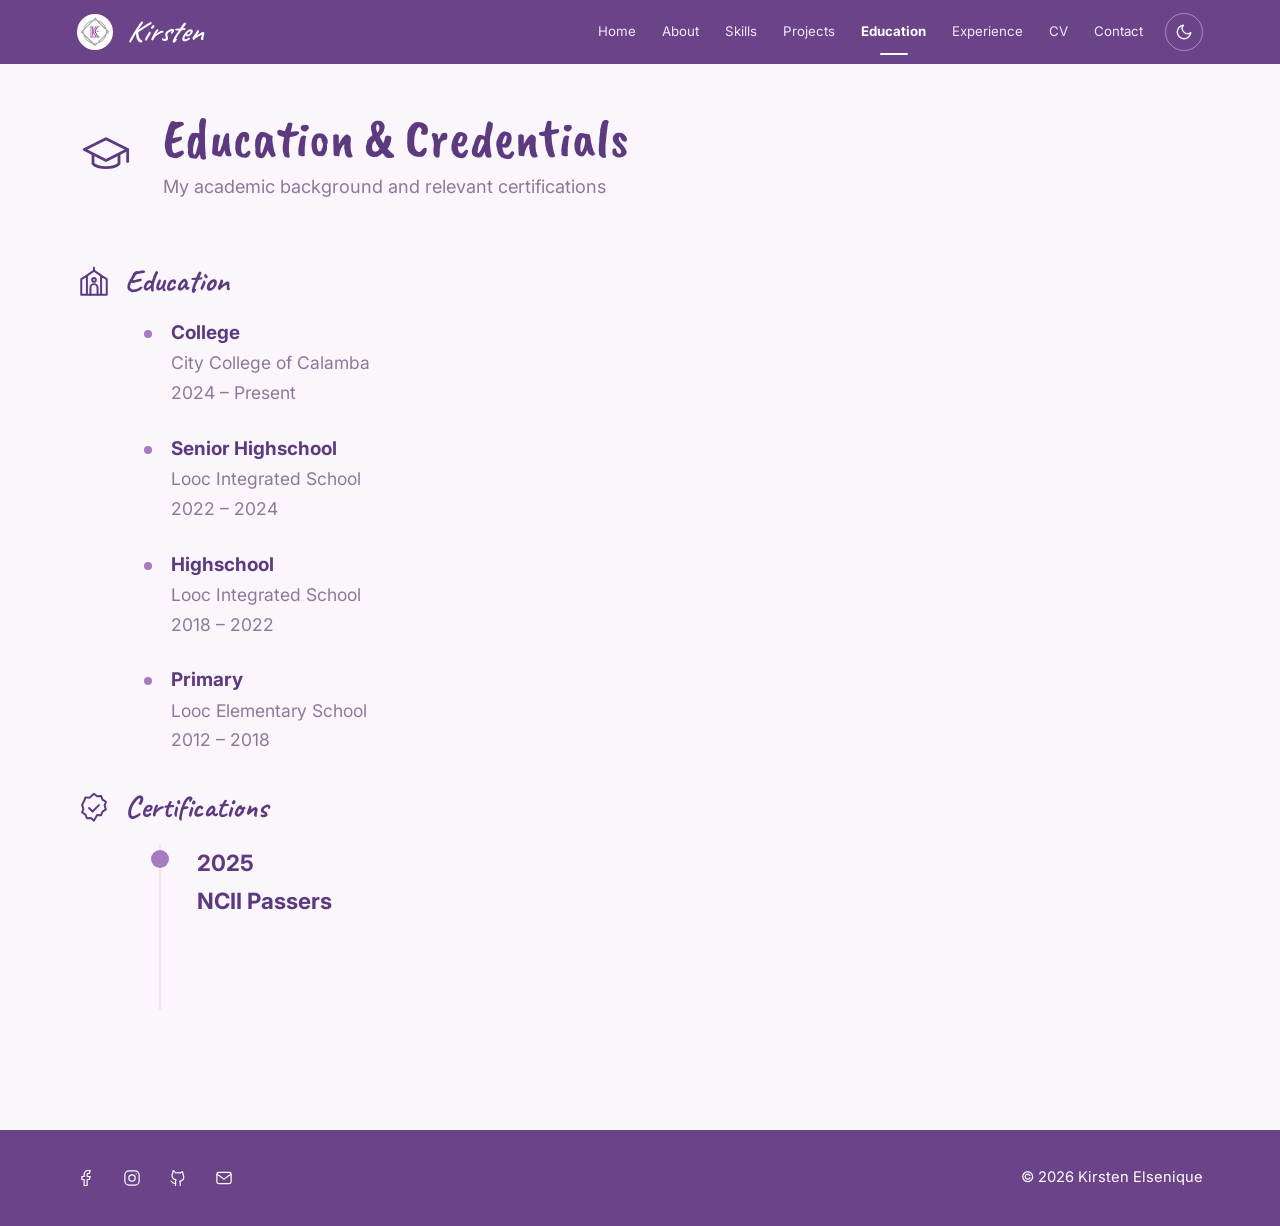
<file: education.html>
<!DOCTYPE html>
<html lang="en">
<head>
    <meta charset="UTF-8">
    <meta name="viewport" content="width=device-width, initial-scale=1.0">
    <title>Education | Kirsten Elsenique</title>
    <link rel="icon" href="assets/logo.jpg">
    <script>try{var t=localStorage.getItem("theme");if(!t&&window.matchMedia("(prefers-color-scheme: dark)").matches)t="dark";if(t)document.documentElement.setAttribute("data-theme",t)}catch(e){}</script>
    <link rel="stylesheet" href="style.css">
</head>
<body>
<header class="navbar">
    <div class="container nav-container">
        <a href="index.html" class="logo"><img src="assets/logo.jpg" alt="KE logo" class="logo-img"><span>Kirsten</span></a>
        <button class="menu-toggle" type="button" aria-label="Open navigation menu" aria-expanded="false">☰</button>
        <nav aria-label="Main navigation">
        <ul class="nav-links">
            <li><a href="index.html">Home</a></li>
            <li><a href="about.html">About</a></li>
            <li><a href="skills.html">Skills</a></li>
            <li><a href="projects.html">Projects</a></li>
            <li><a href="education.html" class="active" aria-current="page">Education</a></li>
            <li><a href="experience.html">Experience</a></li>
            <li><a href="cv.html">CV</a></li>
            <li><a href="contact.html">Contact</a></li>
        </ul>
            <button class="theme-toggle" type="button" aria-label="Switch to dark mode" aria-pressed="false"><svg class="i-moon" width="18" height="18" viewBox="0 0 24 24" fill="none" stroke="currentColor" stroke-width="1.8" stroke-linecap="round" stroke-linejoin="round" aria-hidden="true"><path d="M21 12.8A9 9 0 1 1 11.2 3a7 7 0 0 0 9.8 9.8z"/></svg><svg class="i-sun" width="18" height="18" viewBox="0 0 24 24" fill="none" stroke="currentColor" stroke-width="1.8" stroke-linecap="round" stroke-linejoin="round" aria-hidden="true"><circle cx="12" cy="12" r="4.5"/><path d="M12 2v2M12 20v2M4.9 4.9l1.4 1.4M17.7 17.7l1.4 1.4M2 12h2M20 12h2M4.9 19.1l1.4-1.4M17.7 6.3l1.4-1.4"/></svg></button>
        </nav>
    </div>
</header>
<main>
<section class="page-head">
    <div class="container page-head-inner">
        <div class="page-head-text">
            <span class="head-ico"><svg class="ico " width="52" height="52" viewBox="0 0 24 24" fill="none" stroke="currentColor" stroke-width="1.3" stroke-linecap="round" stroke-linejoin="round" aria-hidden="true"><path d="M22 9.5 12 4.5 2 9.5l10 5 10-5z"/><path d="M6 11.7V16c2.4 2.4 9.6 2.4 12 0v-4.3M22 9.5V15"/></svg></span>
            <div><h1>Education &amp; Credentials</h1><p>My academic background and relevant certifications</p></div>
        </div>
        
    </div>
</section>
<section class="content">
    <div class="container">
        <h3 class="script-h sm"><svg class="ico " width="34" height="34" viewBox="0 0 24 24" fill="none" stroke="currentColor" stroke-width="1.4" stroke-linecap="round" stroke-linejoin="round" aria-hidden="true"><path d="M3 21V10l4-2.5V21M3 21h18M21 21V10l-4-2.5V21"/><path d="M7 7.5 12 4l5 3.5M12 4V2M9.5 21v-5a2.5 2.5 0 0 1 5 0v5"/><circle cx="12" cy="10.5" r="1.3"/></svg> Education</h3>
        <ul class="bullets indent">
            <li><strong>College</strong><span>City College of Calamba</span><span>2024 – Present</span></li>
            <li><strong>Senior Highschool</strong><span>Looc Integrated School</span><span>2022 – 2024</span></li>
            <li><strong>Highschool</strong><span>Looc Integrated School</span><span>2018 – 2022</span></li>
            <li><strong>Primary</strong><span>Looc Elementary School</span><span>2012 – 2018</span></li>
        </ul>
        <h3 class="script-h sm"><svg class="ico " width="34" height="34" viewBox="0 0 24 24" fill="none" stroke="currentColor" stroke-width="1.4" stroke-linecap="round" stroke-linejoin="round" aria-hidden="true"><path d="M12 2.500l2.200 1.800 2.800-.2 1 2.600 2.400 1.500-.9 2.700.9 2.700-2.400 1.500-1 2.600-2.800-.2L12 21.500l-2.200-1.800-2.800.2-1-2.600-2.400-1.500.9-2.700-.9-2.700L5 7.700l1-2.600 2.800.2z" transform="translate(0 -.6) scale(1)"/><path d="m8.500 12 2.500 2.500 4.500-4.500"/></svg> Certifications</h3>
        <ol class="line-timeline cert">
            <li><span class="dot"></span><strong>2025</strong><strong>NCII Passers</strong></li>
        </ol>
    </div>
</section>
</main>
<footer class="footer">
    <div class="container footer-inner">
        <div class="socials "><a href="https://www.facebook.com/k.elsenique" target="_blank" rel="noopener noreferrer" aria-label="Facebook"><svg class="ico " width="18" height="18" viewBox="0 0 24 24" fill="none" stroke="currentColor" stroke-width="1.6" stroke-linecap="round" stroke-linejoin="round" aria-hidden="true"><path d="M17.500 2h-3a5 5 0 0 0-5 5v3h-3v4h3v8h4v-8h3l1-4h-4V7a1 1 0 0 1 1-1h2z"/></svg></a><a href="https://www.instagram.com/_.zehnn/" target="_blank" rel="noopener noreferrer" aria-label="Instagram"><svg class="ico " width="18" height="18" viewBox="0 0 24 24" fill="none" stroke="currentColor" stroke-width="1.6" stroke-linecap="round" stroke-linejoin="round" aria-hidden="true"><rect x="2.500" y="2.500" width="19" height="19" rx="5.500"/><circle cx="12" cy="12" r="4.200"/><path d="M17.600 6.400h.01"/></svg></a><a href="https://github.com/Kirsten05306" target="_blank" rel="noopener noreferrer" aria-label="GitHub"><svg class="ico " width="18" height="18" viewBox="0 0 24 24" fill="none" stroke="currentColor" stroke-width="1.6" stroke-linecap="round" stroke-linejoin="round" aria-hidden="true"><path d="M9 19c-4.5 1.4-4.5-2.4-6.3-3m12.3 6v-3.3a3 3 0 0 0-.8-2.3c2.7-.3 5.5-1.3 5.5-6a4.7 4.7 0 0 0-1.3-3.2 4.4 4.4 0 0 0-.1-3.2s-1-.3-3.4 1.3a11.6 11.6 0 0 0-6 0C6.5 1.6 5.500 2 5.500 2a4.400 4.400 0 0 0-.1 3.200A4.700 4.700 0 0 0 4 8.400c0 4.700 2.800 5.700 5.500 6A3 3 0 0 0 8.700 16.700V22"/></svg></a><a href="mailto:kirstenelsenique06@gmail.com" aria-label="Email"><svg class="ico " width="18" height="18" viewBox="0 0 24 24" fill="none" stroke="currentColor" stroke-width="1.6" stroke-linecap="round" stroke-linejoin="round" aria-hidden="true"><rect x="2.5" y="4.5" width="19" height="15" rx="2.5"/><path d="m3 7 9 6.5L21 7"/></svg></a></div>
        <p>&copy; 2026 Kirsten Elsenique</p>
    </div>
</footer>
<script src="script.js"></script>
</body>
</html>
</file>
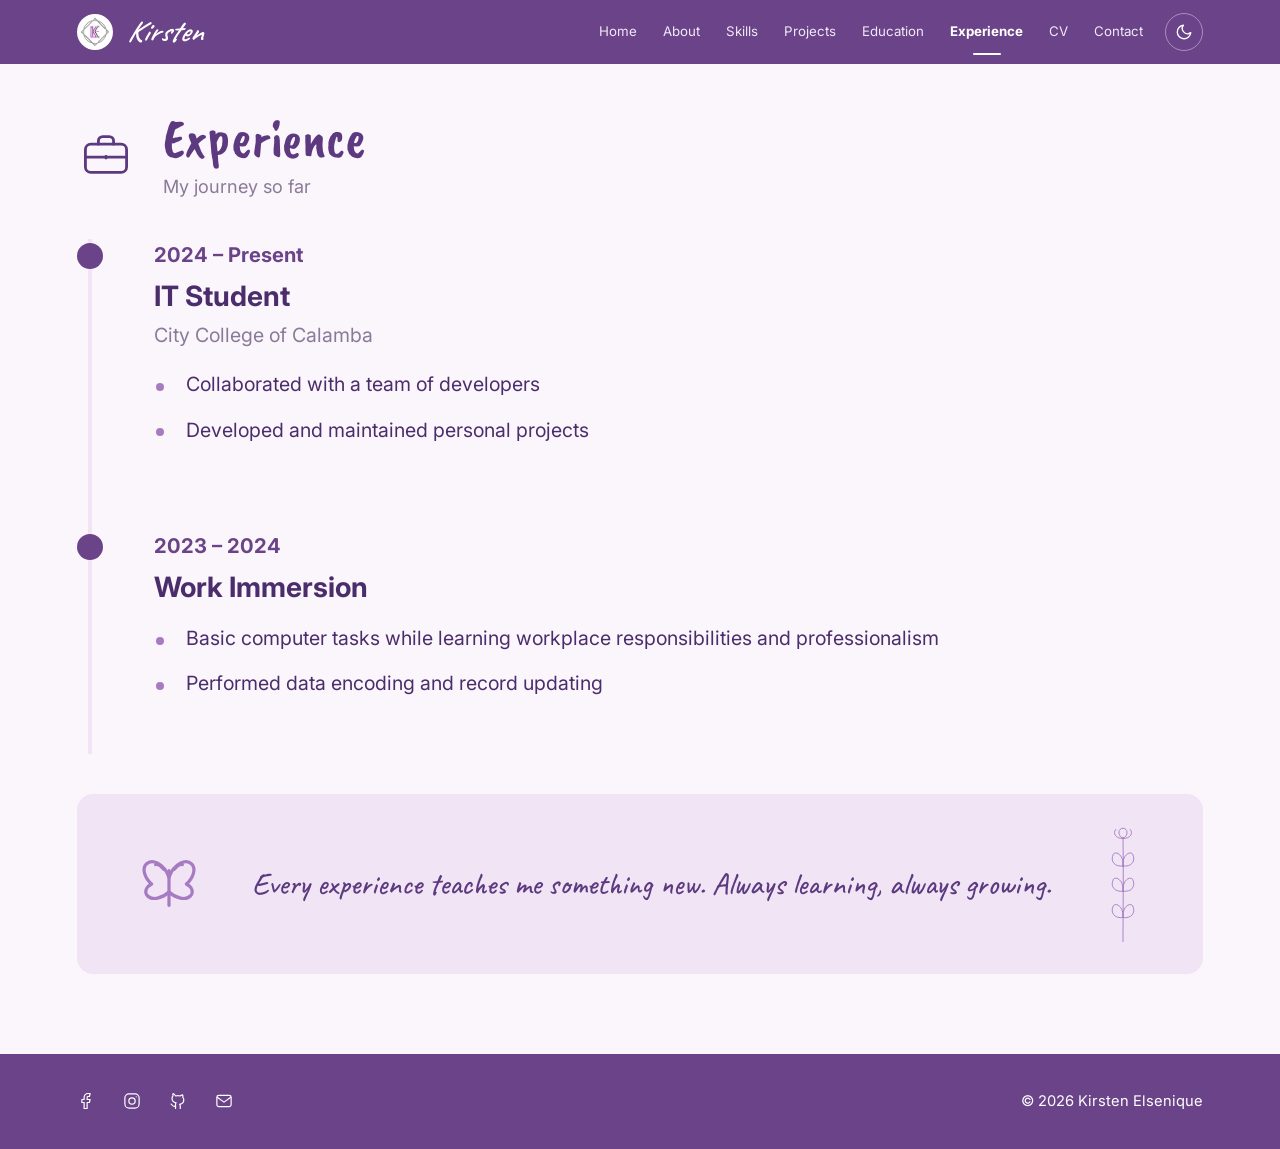
<file: experience.html>
<!DOCTYPE html>
<html lang="en">
<head>
    <meta charset="UTF-8">
    <meta name="viewport" content="width=device-width, initial-scale=1.0">
    <title>Experience | Kirsten Elsenique</title>
    <link rel="icon" href="assets/logo.jpg">
    <script>try{var t=localStorage.getItem("theme");if(!t&&window.matchMedia("(prefers-color-scheme: dark)").matches)t="dark";if(t)document.documentElement.setAttribute("data-theme",t)}catch(e){}</script>
    <link rel="stylesheet" href="style.css">
</head>
<body>
<header class="navbar">
    <div class="container nav-container">
        <a href="index.html" class="logo"><img src="assets/logo.jpg" alt="KE logo" class="logo-img"><span>Kirsten</span></a>
        <button class="menu-toggle" type="button" aria-label="Open navigation menu" aria-expanded="false">☰</button>
        <nav aria-label="Main navigation">
        <ul class="nav-links">
            <li><a href="index.html">Home</a></li>
            <li><a href="about.html">About</a></li>
            <li><a href="skills.html">Skills</a></li>
            <li><a href="projects.html">Projects</a></li>
            <li><a href="education.html">Education</a></li>
            <li><a href="experience.html" class="active" aria-current="page">Experience</a></li>
            <li><a href="cv.html">CV</a></li>
            <li><a href="contact.html">Contact</a></li>
        </ul>
            <button class="theme-toggle" type="button" aria-label="Switch to dark mode" aria-pressed="false"><svg class="i-moon" width="18" height="18" viewBox="0 0 24 24" fill="none" stroke="currentColor" stroke-width="1.8" stroke-linecap="round" stroke-linejoin="round" aria-hidden="true"><path d="M21 12.8A9 9 0 1 1 11.2 3a7 7 0 0 0 9.8 9.8z"/></svg><svg class="i-sun" width="18" height="18" viewBox="0 0 24 24" fill="none" stroke="currentColor" stroke-width="1.8" stroke-linecap="round" stroke-linejoin="round" aria-hidden="true"><circle cx="12" cy="12" r="4.5"/><path d="M12 2v2M12 20v2M4.9 4.9l1.4 1.4M17.7 17.7l1.4 1.4M2 12h2M20 12h2M4.9 19.1l1.4-1.4M17.7 6.3l1.4-1.4"/></svg></button>
        </nav>
    </div>
</header>
<main>
<section class="page-head">
    <div class="container page-head-inner">
        <div class="page-head-text">
            <span class="head-ico"><svg class="ico " width="52" height="52" viewBox="0 0 24 24" fill="none" stroke="currentColor" stroke-width="1.3" stroke-linecap="round" stroke-linejoin="round" aria-hidden="true"><rect x="2.5" y="7" width="19" height="13" rx="2.5"/><path d="M8.5 7V5.5a2 2 0 0 1 2-2h3a2 2 0 0 1 2 2V7M2.5 13h19"/><path d="M12 12.6v.8"/></svg></span>
            <div><h1>Experience</h1><p>My journey so far</p></div>
        </div>
        
    </div>
</section>
<section class="content">
    <div class="container">
        <ol class="line-timeline">
            <li><span class="dot"></span><em>2024 – Present</em><h3>IT Student</h3><p class="org">City College of Calamba</p>
                <ul class="dots"><li>Collaborated with a team of developers</li><li>Developed and maintained personal projects</li></ul></li>
            <li><span class="dot"></span><em>2023 – 2024</em><h3>Work Immersion</h3>
                <ul class="dots"><li>Basic computer tasks while learning workplace responsibilities and professionalism</li><li>Performed data encoding and record updating</li></ul></li>
        </ol>
        <div class="quote-band">
            <svg class="ico " width="64" height="64" viewBox="0 0 24 24" fill="none" stroke="currentColor" stroke-width="1.2" stroke-linecap="round" stroke-linejoin="round" aria-hidden="true"><path d="M12 7v13"/><path d="M12 9.500C10 4 5.500 2.500 3.500 4.500c-1.800 1.800-.5 5.500 2 7.500-2 1-3 3-1.500 4.500 1.800 1.800 5.500.8 8-1.500"/><path d="M12 9.500c2-5.500 6.500-7 8.500-5 1.800 1.800.5 5.500-2 7.500 2 1 3 3 1.500 4.500-1.800 1.800-5.500.8-8-1.500"/><path d="M10 6.500c-1-1.200-2.200-2-3-1.800M14 6.500c1-1.200 2.200-2 3-1.800"/></svg>
            <span class="script">Every experience teaches me something new. Always learning, always growing.</span>
            <svg class="sprig" viewBox="0 0 60 200" fill="none" stroke="currentColor" stroke-width="1.5" stroke-linecap="round" aria-hidden="true"><path d="M30 196C30 150 31 80 30 22"/><path d="M30 24c-9-3-9-17 0-17s9 14 0 17z"/><path d="M30 24c-12 1-18-9-12-15M30 24c12 1 18-9 12-15"/><path d="M30 70c-14 2-22-8-16-20 6-6 18 4 16 20zM30 70c14 2 22-8 16-20-6-6-18 4-16 20z"/><path d="M30 112c-14 2-22-8-16-20 6-6 18 4 16 20zM30 112c14 2 22-8 16-20-6-6-18 4-16 20z"/><path d="M30 156c-14 2-22-8-16-20 6-6 18 4 16 20zM30 156c14 2 22-8 16-20-6-6-18 4-16 20z"/></svg>
        </div>
    </div>
</section>
</main>
<footer class="footer">
    <div class="container footer-inner">
        <div class="socials "><a href="https://www.facebook.com/k.elsenique" target="_blank" rel="noopener noreferrer" aria-label="Facebook"><svg class="ico " width="18" height="18" viewBox="0 0 24 24" fill="none" stroke="currentColor" stroke-width="1.6" stroke-linecap="round" stroke-linejoin="round" aria-hidden="true"><path d="M17.500 2h-3a5 5 0 0 0-5 5v3h-3v4h3v8h4v-8h3l1-4h-4V7a1 1 0 0 1 1-1h2z"/></svg></a><a href="https://www.instagram.com/_.zehnn/" target="_blank" rel="noopener noreferrer" aria-label="Instagram"><svg class="ico " width="18" height="18" viewBox="0 0 24 24" fill="none" stroke="currentColor" stroke-width="1.6" stroke-linecap="round" stroke-linejoin="round" aria-hidden="true"><rect x="2.500" y="2.500" width="19" height="19" rx="5.500"/><circle cx="12" cy="12" r="4.200"/><path d="M17.600 6.400h.01"/></svg></a><a href="https://github.com/Kirsten05306" target="_blank" rel="noopener noreferrer" aria-label="GitHub"><svg class="ico " width="18" height="18" viewBox="0 0 24 24" fill="none" stroke="currentColor" stroke-width="1.6" stroke-linecap="round" stroke-linejoin="round" aria-hidden="true"><path d="M9 19c-4.5 1.4-4.5-2.4-6.3-3m12.3 6v-3.3a3 3 0 0 0-.8-2.3c2.7-.3 5.5-1.3 5.5-6a4.7 4.7 0 0 0-1.3-3.2 4.4 4.4 0 0 0-.1-3.2s-1-.3-3.4 1.3a11.6 11.6 0 0 0-6 0C6.5 1.6 5.500 2 5.500 2a4.400 4.400 0 0 0-.1 3.200A4.700 4.700 0 0 0 4 8.400c0 4.700 2.800 5.700 5.500 6A3 3 0 0 0 8.700 16.700V22"/></svg></a><a href="mailto:kirstenelsenique06@gmail.com" aria-label="Email"><svg class="ico " width="18" height="18" viewBox="0 0 24 24" fill="none" stroke="currentColor" stroke-width="1.6" stroke-linecap="round" stroke-linejoin="round" aria-hidden="true"><rect x="2.5" y="4.5" width="19" height="15" rx="2.5"/><path d="m3 7 9 6.5L21 7"/></svg></a></div>
        <p>&copy; 2026 Kirsten Elsenique</p>
    </div>
</footer>
<script src="script.js"></script>
</body>
</html>
</file>
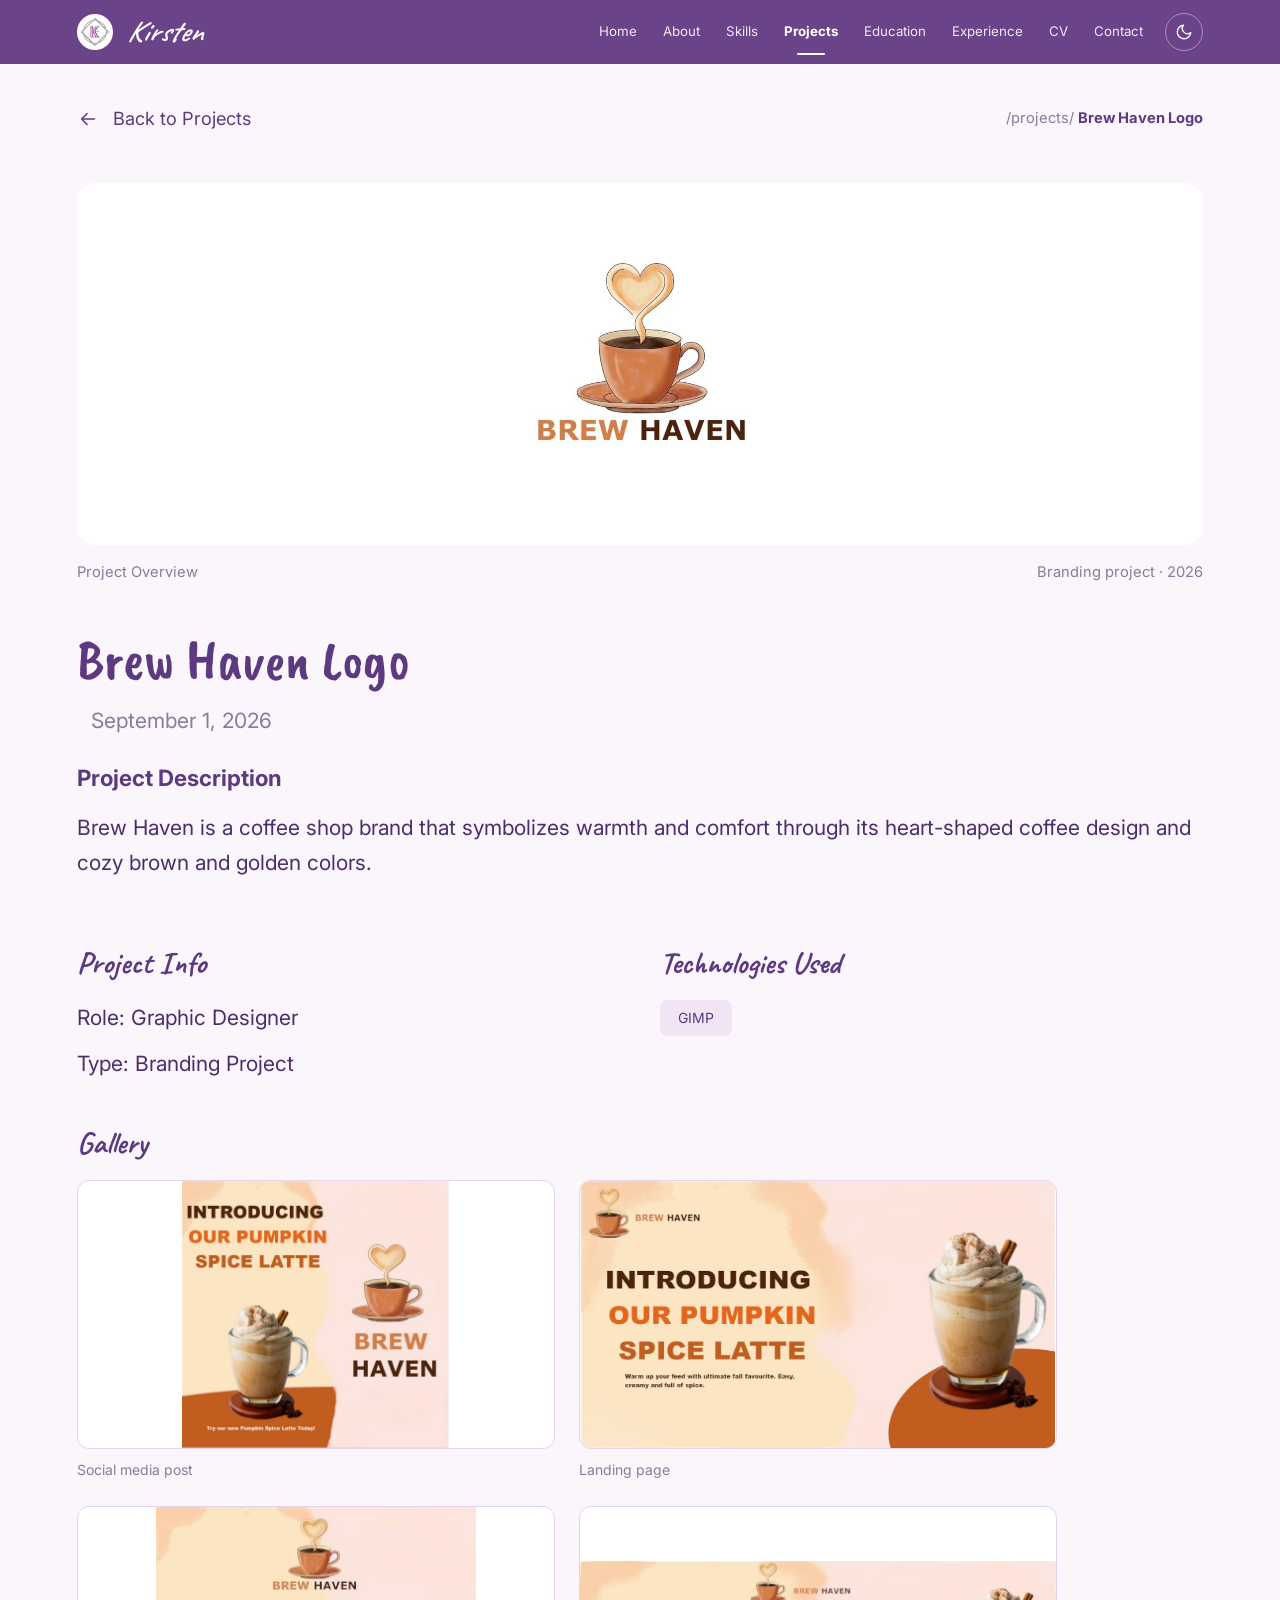
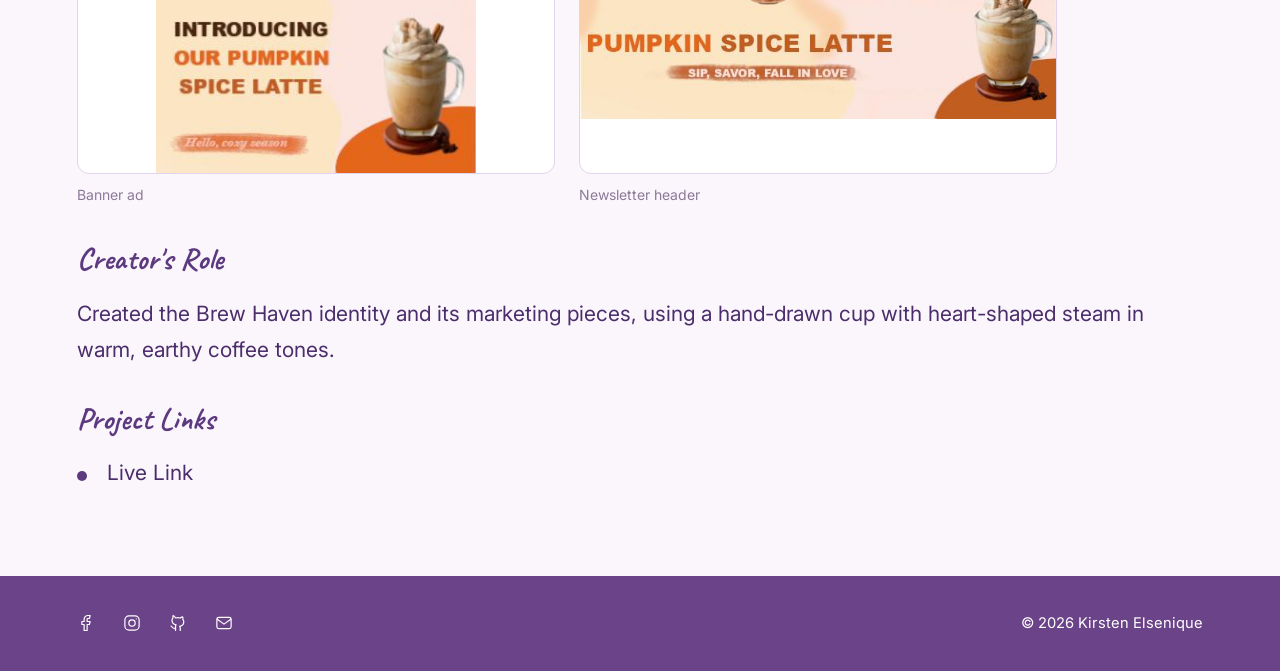
<file: project-brew-haven.html>
<!DOCTYPE html>
<html lang="en">
<head>
    <meta charset="UTF-8">
    <meta name="viewport" content="width=device-width, initial-scale=1.0">
    <title>Brew Haven Logo | Kirsten Elsenique</title>
    <link rel="icon" href="assets/logo.jpg">
    <script>try{var t=localStorage.getItem("theme");if(!t&&window.matchMedia("(prefers-color-scheme: dark)").matches)t="dark";if(t)document.documentElement.setAttribute("data-theme",t)}catch(e){}</script>
    <link rel="stylesheet" href="style.css">
</head>
<body>
<header class="navbar">
    <div class="container nav-container">
        <a href="index.html" class="logo"><img src="assets/logo.jpg" alt="KE logo" class="logo-img"><span>Kirsten</span></a>
        <button class="menu-toggle" type="button" aria-label="Open navigation menu" aria-expanded="false">☰</button>
        <nav aria-label="Main navigation">
        <ul class="nav-links">
            <li><a href="index.html">Home</a></li>
            <li><a href="about.html">About</a></li>
            <li><a href="skills.html">Skills</a></li>
            <li><a href="projects.html" class="active" aria-current="page">Projects</a></li>
            <li><a href="education.html">Education</a></li>
            <li><a href="experience.html">Experience</a></li>
            <li><a href="cv.html">CV</a></li>
            <li><a href="contact.html">Contact</a></li>
        </ul>
            <button class="theme-toggle" type="button" aria-label="Switch to dark mode" aria-pressed="false"><svg class="i-moon" width="18" height="18" viewBox="0 0 24 24" fill="none" stroke="currentColor" stroke-width="1.8" stroke-linecap="round" stroke-linejoin="round" aria-hidden="true"><path d="M21 12.8A9 9 0 1 1 11.2 3a7 7 0 0 0 9.8 9.8z"/></svg><svg class="i-sun" width="18" height="18" viewBox="0 0 24 24" fill="none" stroke="currentColor" stroke-width="1.8" stroke-linecap="round" stroke-linejoin="round" aria-hidden="true"><circle cx="12" cy="12" r="4.5"/><path d="M12 2v2M12 20v2M4.9 4.9l1.4 1.4M17.7 17.7l1.4 1.4M2 12h2M20 12h2M4.9 19.1l1.4-1.4M17.7 6.3l1.4-1.4"/></svg></button>
        </nav>
    </div>
</header>
<main>
<section class="content detail">
    <div class="container">
        <div class="crumbs"><a href="projects.html"><svg class="ico " width="22" height="22" viewBox="0 0 24 24" fill="none" stroke="currentColor" stroke-width="1.6" stroke-linecap="round" stroke-linejoin="round" aria-hidden="true"><path d="M19 12H5M11 6l-6 6 6 6"/></svg> Back to Projects</a><span>/projects/ <b>Brew Haven Logo</b></span></div>
        <div class="detail-hero"><img src="assets/brewhaven/logo.jpg" alt="Brew Haven Logo" class="zoom" onerror="this.onerror=null;this.src='assets/image-placeholder.svg'"></div>
        <div class="detail-meta"><span>Project Overview</span><span>Branding project · 2026</span></div>
        <h1 class="detail-title">Brew Haven Logo</h1>
        <div class="detail-date">September 1, 2026</div>
        <h2 class="det-h">Project Description</h2>
        <p class="det-p">Brew Haven is a coffee shop brand that symbolizes warmth and comfort through its heart-shaped coffee design and cozy brown and golden colors.</p>
        <div class="info-cols">
            <div>
                <h3 class="script-h sm">Project Info</h3>
                <p class="det-p">Role: Graphic Designer</p>
                <p class="det-p">Type: Branding Project</p>
            </div>
            <div>
                <h3 class="script-h sm">Technologies Used</h3>
                <span class="pill big">GIMP</span>
            </div>
        </div>
        <h3 class="script-h sm">Gallery</h3><div class="shots n4"><figure><img src="assets/brewhaven/social-media.jpg" alt="Social media post" class="zoom" onerror="this.onerror=null;this.src='assets/image-placeholder.svg'"><figcaption>Social media post</figcaption></figure><figure><img src="assets/brewhaven/landing-page.jpg" alt="Landing page" class="zoom" onerror="this.onerror=null;this.src='assets/image-placeholder.svg'"><figcaption>Landing page</figcaption></figure><figure><img src="assets/brewhaven/banner-ads.jpg" alt="Banner ad" class="zoom" onerror="this.onerror=null;this.src='assets/image-placeholder.svg'"><figcaption>Banner ad</figcaption></figure><figure><img src="assets/brewhaven/newsletter.jpg" alt="Newsletter header" class="zoom" onerror="this.onerror=null;this.src='assets/image-placeholder.svg'"><figcaption>Newsletter header</figcaption></figure></div>
        <h3 class="script-h sm">Creator's Role</h3>
        <p class="det-p">Created the Brew Haven identity and its marketing pieces, using a hand-drawn cup with heart-shaped steam in warm, earthy coffee tones.</p>
        <h3 class="script-h sm">Project Links</h3>
        <ul class="link-list">
            <li><a href="https://drive.google.com/drive/folders/1gSgUJ2pVoodiXXITnIOHvjlqV95h2Dc8?usp=drive_link" target="_blank" rel="noopener noreferrer">Live Link</a></li>
        </ul>
    </div>
</section>
</main>
<footer class="footer">
    <div class="container footer-inner">
        <div class="socials "><a href="https://www.facebook.com/k.elsenique" target="_blank" rel="noopener noreferrer" aria-label="Facebook"><svg class="ico " width="18" height="18" viewBox="0 0 24 24" fill="none" stroke="currentColor" stroke-width="1.6" stroke-linecap="round" stroke-linejoin="round" aria-hidden="true"><path d="M17.500 2h-3a5 5 0 0 0-5 5v3h-3v4h3v8h4v-8h3l1-4h-4V7a1 1 0 0 1 1-1h2z"/></svg></a><a href="https://www.instagram.com/_.zehnn/" target="_blank" rel="noopener noreferrer" aria-label="Instagram"><svg class="ico " width="18" height="18" viewBox="0 0 24 24" fill="none" stroke="currentColor" stroke-width="1.6" stroke-linecap="round" stroke-linejoin="round" aria-hidden="true"><rect x="2.500" y="2.500" width="19" height="19" rx="5.500"/><circle cx="12" cy="12" r="4.200"/><path d="M17.600 6.400h.01"/></svg></a><a href="https://github.com/Kirsten05306" target="_blank" rel="noopener noreferrer" aria-label="GitHub"><svg class="ico " width="18" height="18" viewBox="0 0 24 24" fill="none" stroke="currentColor" stroke-width="1.6" stroke-linecap="round" stroke-linejoin="round" aria-hidden="true"><path d="M9 19c-4.5 1.4-4.5-2.4-6.3-3m12.3 6v-3.3a3 3 0 0 0-.8-2.3c2.7-.3 5.5-1.3 5.5-6a4.7 4.7 0 0 0-1.3-3.2 4.4 4.4 0 0 0-.1-3.2s-1-.3-3.4 1.3a11.6 11.6 0 0 0-6 0C6.5 1.6 5.500 2 5.500 2a4.400 4.400 0 0 0-.1 3.200A4.700 4.700 0 0 0 4 8.400c0 4.700 2.800 5.700 5.500 6A3 3 0 0 0 8.700 16.700V22"/></svg></a><a href="mailto:kirstenelsenique06@gmail.com" aria-label="Email"><svg class="ico " width="18" height="18" viewBox="0 0 24 24" fill="none" stroke="currentColor" stroke-width="1.6" stroke-linecap="round" stroke-linejoin="round" aria-hidden="true"><rect x="2.5" y="4.5" width="19" height="15" rx="2.5"/><path d="m3 7 9 6.5L21 7"/></svg></a></div>
        <p>&copy; 2026 Kirsten Elsenique</p>
    </div>
</footer>
<script src="script.js"></script>
</body>
</html>
</file>
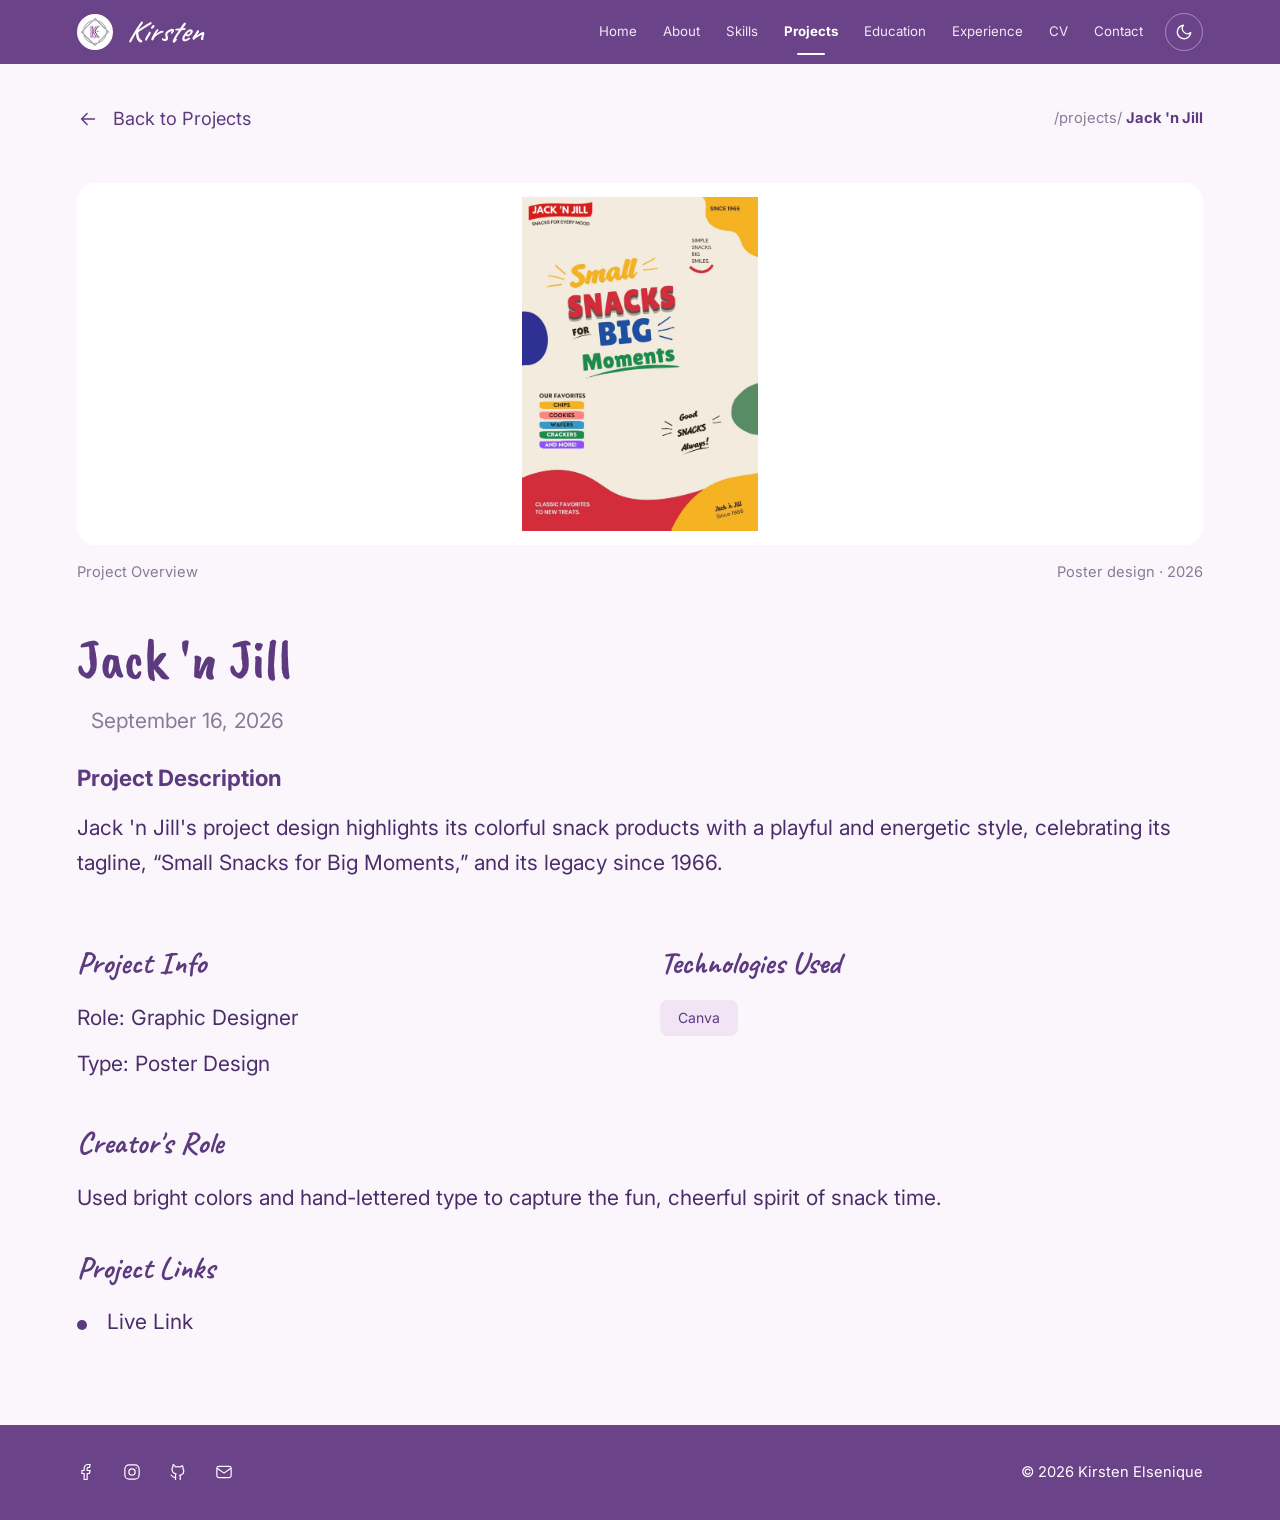
<file: project-jack-n-jill.html>
<!DOCTYPE html>
<html lang="en">
<head>
    <meta charset="UTF-8">
    <meta name="viewport" content="width=device-width, initial-scale=1.0">
    <title>Jack 'n Jill | Kirsten Elsenique</title>
    <link rel="icon" href="assets/logo.jpg">
    <script>try{var t=localStorage.getItem("theme");if(!t&&window.matchMedia("(prefers-color-scheme: dark)").matches)t="dark";if(t)document.documentElement.setAttribute("data-theme",t)}catch(e){}</script>
    <link rel="stylesheet" href="style.css">
</head>
<body>
<header class="navbar">
    <div class="container nav-container">
        <a href="index.html" class="logo"><img src="assets/logo.jpg" alt="KE logo" class="logo-img"><span>Kirsten</span></a>
        <button class="menu-toggle" type="button" aria-label="Open navigation menu" aria-expanded="false">☰</button>
        <nav aria-label="Main navigation">
        <ul class="nav-links">
            <li><a href="index.html">Home</a></li>
            <li><a href="about.html">About</a></li>
            <li><a href="skills.html">Skills</a></li>
            <li><a href="projects.html" class="active" aria-current="page">Projects</a></li>
            <li><a href="education.html">Education</a></li>
            <li><a href="experience.html">Experience</a></li>
            <li><a href="cv.html">CV</a></li>
            <li><a href="contact.html">Contact</a></li>
        </ul>
            <button class="theme-toggle" type="button" aria-label="Switch to dark mode" aria-pressed="false"><svg class="i-moon" width="18" height="18" viewBox="0 0 24 24" fill="none" stroke="currentColor" stroke-width="1.8" stroke-linecap="round" stroke-linejoin="round" aria-hidden="true"><path d="M21 12.8A9 9 0 1 1 11.2 3a7 7 0 0 0 9.8 9.8z"/></svg><svg class="i-sun" width="18" height="18" viewBox="0 0 24 24" fill="none" stroke="currentColor" stroke-width="1.8" stroke-linecap="round" stroke-linejoin="round" aria-hidden="true"><circle cx="12" cy="12" r="4.5"/><path d="M12 2v2M12 20v2M4.9 4.9l1.4 1.4M17.7 17.7l1.4 1.4M2 12h2M20 12h2M4.9 19.1l1.4-1.4M17.7 6.3l1.4-1.4"/></svg></button>
        </nav>
    </div>
</header>
<main>
<section class="content detail">
    <div class="container">
        <div class="crumbs"><a href="projects.html"><svg class="ico " width="22" height="22" viewBox="0 0 24 24" fill="none" stroke="currentColor" stroke-width="1.6" stroke-linecap="round" stroke-linejoin="round" aria-hidden="true"><path d="M19 12H5M11 6l-6 6 6 6"/></svg> Back to Projects</a><span>/projects/ <b>Jack 'n Jill</b></span></div>
        <div class="detail-hero"><img src="assets/jack-n-jill.jpg" alt="Jack 'n Jill" class="zoom" onerror="this.onerror=null;this.src='assets/image-placeholder.svg'"></div>
        <div class="detail-meta"><span>Project Overview</span><span>Poster design · 2026</span></div>
        <h1 class="detail-title">Jack 'n Jill</h1>
        <div class="detail-date">September 16, 2026</div>
        <h2 class="det-h">Project Description</h2>
        <p class="det-p">Jack 'n Jill's project design highlights its colorful snack products with a playful and energetic style, celebrating its tagline, “Small Snacks for Big Moments,” and its legacy since 1966.</p>
        <div class="info-cols">
            <div>
                <h3 class="script-h sm">Project Info</h3>
                <p class="det-p">Role: Graphic Designer</p>
                <p class="det-p">Type: Poster Design</p>
            </div>
            <div>
                <h3 class="script-h sm">Technologies Used</h3>
                <span class="pill big">Canva</span>
            </div>
        </div>
        
        <h3 class="script-h sm">Creator's Role</h3>
        <p class="det-p">Used bright colors and hand-lettered type to capture the fun, cheerful spirit of snack time.</p>
        <h3 class="script-h sm">Project Links</h3>
        <ul class="link-list">
            <li><a href="https://drive.google.com/drive/folders/1HrR6D0qrbVJCfz4PRakTVNKlYlkTTV2x?usp=drive_link" target="_blank" rel="noopener noreferrer">Live Link</a></li>
        </ul>
    </div>
</section>
</main>
<footer class="footer">
    <div class="container footer-inner">
        <div class="socials "><a href="https://www.facebook.com/k.elsenique" target="_blank" rel="noopener noreferrer" aria-label="Facebook"><svg class="ico " width="18" height="18" viewBox="0 0 24 24" fill="none" stroke="currentColor" stroke-width="1.6" stroke-linecap="round" stroke-linejoin="round" aria-hidden="true"><path d="M17.500 2h-3a5 5 0 0 0-5 5v3h-3v4h3v8h4v-8h3l1-4h-4V7a1 1 0 0 1 1-1h2z"/></svg></a><a href="https://www.instagram.com/_.zehnn/" target="_blank" rel="noopener noreferrer" aria-label="Instagram"><svg class="ico " width="18" height="18" viewBox="0 0 24 24" fill="none" stroke="currentColor" stroke-width="1.6" stroke-linecap="round" stroke-linejoin="round" aria-hidden="true"><rect x="2.500" y="2.500" width="19" height="19" rx="5.500"/><circle cx="12" cy="12" r="4.200"/><path d="M17.600 6.400h.01"/></svg></a><a href="https://github.com/Kirsten05306" target="_blank" rel="noopener noreferrer" aria-label="GitHub"><svg class="ico " width="18" height="18" viewBox="0 0 24 24" fill="none" stroke="currentColor" stroke-width="1.6" stroke-linecap="round" stroke-linejoin="round" aria-hidden="true"><path d="M9 19c-4.5 1.4-4.5-2.4-6.3-3m12.3 6v-3.3a3 3 0 0 0-.8-2.3c2.7-.3 5.5-1.3 5.5-6a4.7 4.7 0 0 0-1.3-3.2 4.4 4.4 0 0 0-.1-3.2s-1-.3-3.4 1.3a11.6 11.6 0 0 0-6 0C6.5 1.6 5.500 2 5.500 2a4.400 4.400 0 0 0-.1 3.200A4.700 4.700 0 0 0 4 8.400c0 4.700 2.800 5.700 5.500 6A3 3 0 0 0 8.700 16.700V22"/></svg></a><a href="mailto:kirstenelsenique06@gmail.com" aria-label="Email"><svg class="ico " width="18" height="18" viewBox="0 0 24 24" fill="none" stroke="currentColor" stroke-width="1.6" stroke-linecap="round" stroke-linejoin="round" aria-hidden="true"><rect x="2.5" y="4.5" width="19" height="15" rx="2.5"/><path d="m3 7 9 6.5L21 7"/></svg></a></div>
        <p>&copy; 2026 Kirsten Elsenique</p>
    </div>
</footer>
<script src="script.js"></script>
</body>
</html>
</file>
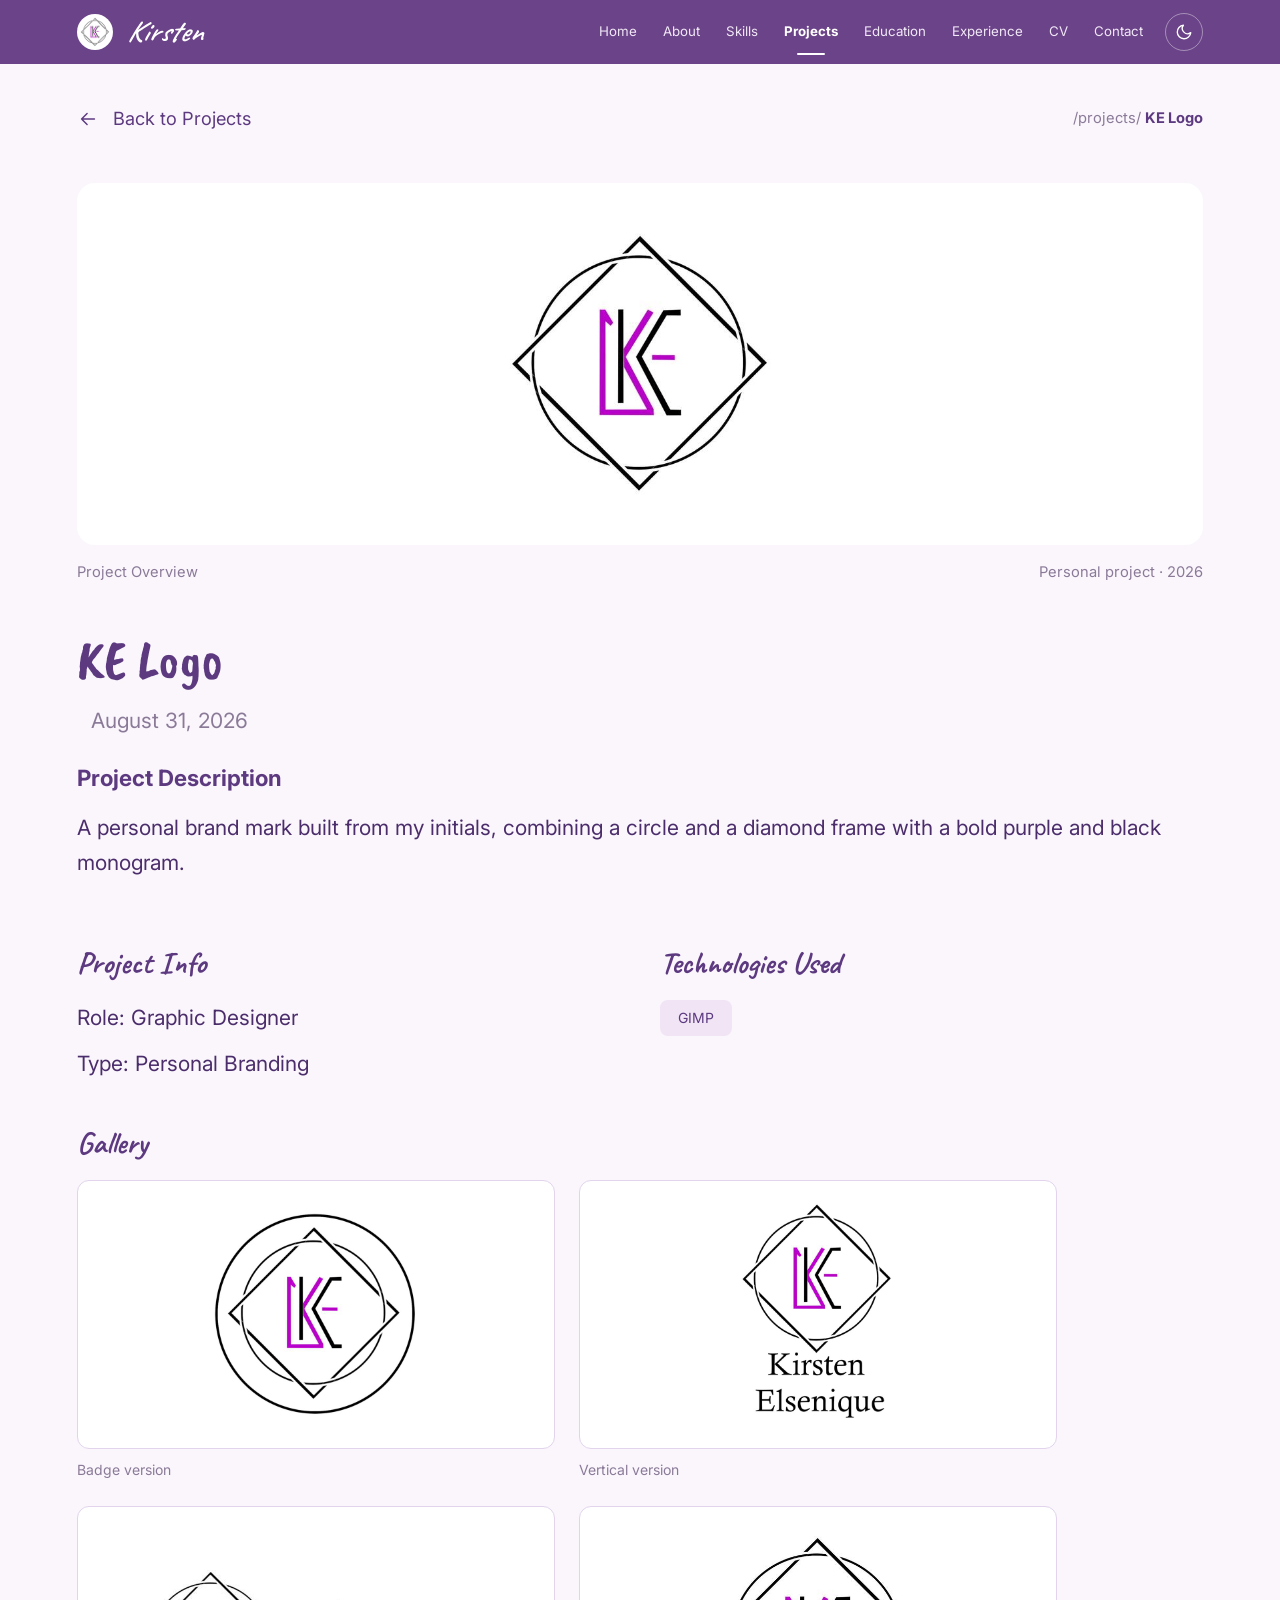
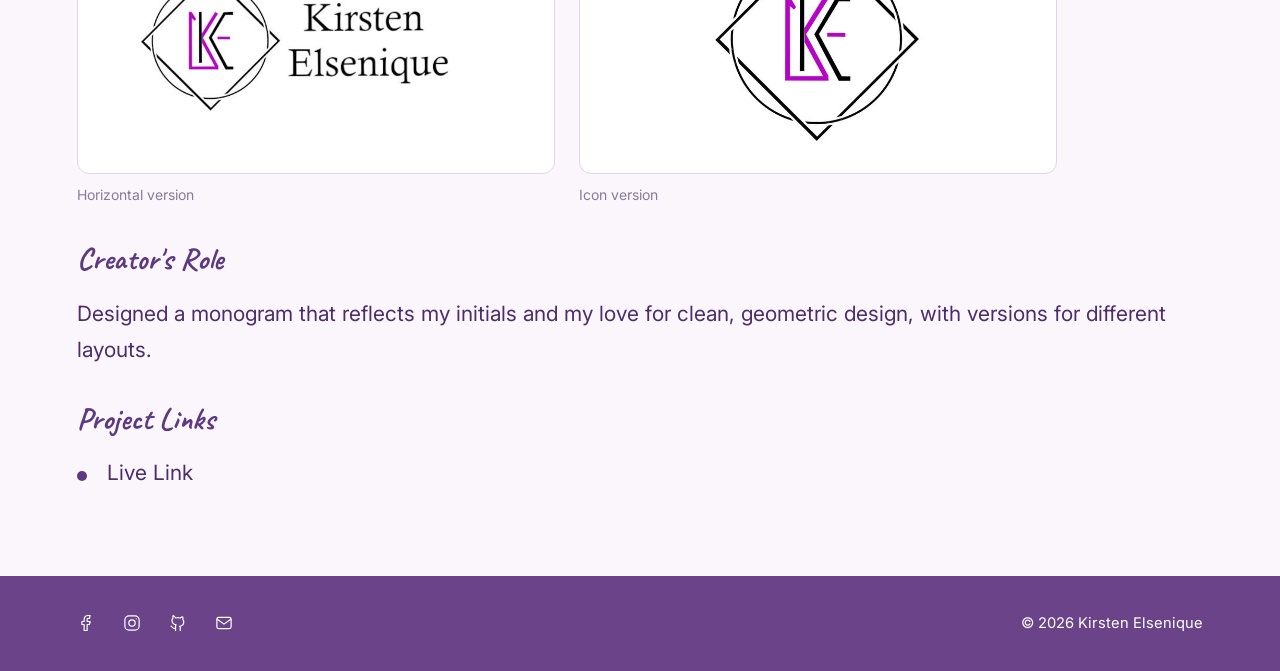
<file: project-ke-logo.html>
<!DOCTYPE html>
<html lang="en">
<head>
    <meta charset="UTF-8">
    <meta name="viewport" content="width=device-width, initial-scale=1.0">
    <title>KE Logo | Kirsten Elsenique</title>
    <link rel="icon" href="assets/logo.jpg">
    <script>try{var t=localStorage.getItem("theme");if(!t&&window.matchMedia("(prefers-color-scheme: dark)").matches)t="dark";if(t)document.documentElement.setAttribute("data-theme",t)}catch(e){}</script>
    <link rel="stylesheet" href="style.css">
</head>
<body>
<header class="navbar">
    <div class="container nav-container">
        <a href="index.html" class="logo"><img src="assets/logo.jpg" alt="KE logo" class="logo-img"><span>Kirsten</span></a>
        <button class="menu-toggle" type="button" aria-label="Open navigation menu" aria-expanded="false">☰</button>
        <nav aria-label="Main navigation">
        <ul class="nav-links">
            <li><a href="index.html">Home</a></li>
            <li><a href="about.html">About</a></li>
            <li><a href="skills.html">Skills</a></li>
            <li><a href="projects.html" class="active" aria-current="page">Projects</a></li>
            <li><a href="education.html">Education</a></li>
            <li><a href="experience.html">Experience</a></li>
            <li><a href="cv.html">CV</a></li>
            <li><a href="contact.html">Contact</a></li>
        </ul>
            <button class="theme-toggle" type="button" aria-label="Switch to dark mode" aria-pressed="false"><svg class="i-moon" width="18" height="18" viewBox="0 0 24 24" fill="none" stroke="currentColor" stroke-width="1.8" stroke-linecap="round" stroke-linejoin="round" aria-hidden="true"><path d="M21 12.8A9 9 0 1 1 11.2 3a7 7 0 0 0 9.8 9.8z"/></svg><svg class="i-sun" width="18" height="18" viewBox="0 0 24 24" fill="none" stroke="currentColor" stroke-width="1.8" stroke-linecap="round" stroke-linejoin="round" aria-hidden="true"><circle cx="12" cy="12" r="4.5"/><path d="M12 2v2M12 20v2M4.9 4.9l1.4 1.4M17.7 17.7l1.4 1.4M2 12h2M20 12h2M4.9 19.1l1.4-1.4M17.7 6.3l1.4-1.4"/></svg></button>
        </nav>
    </div>
</header>
<main>
<section class="content detail">
    <div class="container">
        <div class="crumbs"><a href="projects.html"><svg class="ico " width="22" height="22" viewBox="0 0 24 24" fill="none" stroke="currentColor" stroke-width="1.6" stroke-linecap="round" stroke-linejoin="round" aria-hidden="true"><path d="M19 12H5M11 6l-6 6 6 6"/></svg> Back to Projects</a><span>/projects/ <b>KE Logo</b></span></div>
        <div class="detail-hero"><img src="assets/ke-logo/icon.jpg" alt="KE Logo" class="zoom" onerror="this.onerror=null;this.src='assets/image-placeholder.svg'"></div>
        <div class="detail-meta"><span>Project Overview</span><span>Personal project · 2026</span></div>
        <h1 class="detail-title">KE Logo</h1>
        <div class="detail-date">August 31, 2026</div>
        <h2 class="det-h">Project Description</h2>
        <p class="det-p">A personal brand mark built from my initials, combining a circle and a diamond frame with a bold purple and black monogram.</p>
        <div class="info-cols">
            <div>
                <h3 class="script-h sm">Project Info</h3>
                <p class="det-p">Role: Graphic Designer</p>
                <p class="det-p">Type: Personal Branding</p>
            </div>
            <div>
                <h3 class="script-h sm">Technologies Used</h3>
                <span class="pill big">GIMP</span>
            </div>
        </div>
        <h3 class="script-h sm">Gallery</h3><div class="shots n4"><figure><img src="assets/ke-logo/badge.jpg" alt="Badge version" class="zoom" onerror="this.onerror=null;this.src='assets/image-placeholder.svg'"><figcaption>Badge version</figcaption></figure><figure><img src="assets/ke-logo/vertical.jpg" alt="Vertical version" class="zoom" onerror="this.onerror=null;this.src='assets/image-placeholder.svg'"><figcaption>Vertical version</figcaption></figure><figure><img src="assets/ke-logo/horizontal.jpg" alt="Horizontal version" class="zoom" onerror="this.onerror=null;this.src='assets/image-placeholder.svg'"><figcaption>Horizontal version</figcaption></figure><figure><img src="assets/ke-logo/icon.jpg" alt="Icon version" class="zoom" onerror="this.onerror=null;this.src='assets/image-placeholder.svg'"><figcaption>Icon version</figcaption></figure></div>
        <h3 class="script-h sm">Creator's Role</h3>
        <p class="det-p">Designed a monogram that reflects my initials and my love for clean, geometric design, with versions for different layouts.</p>
        <h3 class="script-h sm">Project Links</h3>
        <ul class="link-list">
            <li><a href="https://drive.google.com/drive/folders/1OphPDpDamwMXioBEJZLEhl2nshycYwoi?usp=drive_link" target="_blank" rel="noopener noreferrer">Live Link</a></li>
        </ul>
    </div>
</section>
</main>
<footer class="footer">
    <div class="container footer-inner">
        <div class="socials "><a href="https://www.facebook.com/k.elsenique" target="_blank" rel="noopener noreferrer" aria-label="Facebook"><svg class="ico " width="18" height="18" viewBox="0 0 24 24" fill="none" stroke="currentColor" stroke-width="1.6" stroke-linecap="round" stroke-linejoin="round" aria-hidden="true"><path d="M17.500 2h-3a5 5 0 0 0-5 5v3h-3v4h3v8h4v-8h3l1-4h-4V7a1 1 0 0 1 1-1h2z"/></svg></a><a href="https://www.instagram.com/_.zehnn/" target="_blank" rel="noopener noreferrer" aria-label="Instagram"><svg class="ico " width="18" height="18" viewBox="0 0 24 24" fill="none" stroke="currentColor" stroke-width="1.6" stroke-linecap="round" stroke-linejoin="round" aria-hidden="true"><rect x="2.500" y="2.500" width="19" height="19" rx="5.500"/><circle cx="12" cy="12" r="4.200"/><path d="M17.600 6.400h.01"/></svg></a><a href="https://github.com/Kirsten05306" target="_blank" rel="noopener noreferrer" aria-label="GitHub"><svg class="ico " width="18" height="18" viewBox="0 0 24 24" fill="none" stroke="currentColor" stroke-width="1.6" stroke-linecap="round" stroke-linejoin="round" aria-hidden="true"><path d="M9 19c-4.5 1.4-4.5-2.4-6.3-3m12.3 6v-3.3a3 3 0 0 0-.8-2.3c2.7-.3 5.5-1.3 5.5-6a4.7 4.7 0 0 0-1.3-3.2 4.4 4.4 0 0 0-.1-3.2s-1-.3-3.4 1.3a11.6 11.6 0 0 0-6 0C6.5 1.6 5.500 2 5.500 2a4.400 4.400 0 0 0-.1 3.200A4.700 4.700 0 0 0 4 8.400c0 4.700 2.800 5.700 5.500 6A3 3 0 0 0 8.700 16.700V22"/></svg></a><a href="mailto:kirstenelsenique06@gmail.com" aria-label="Email"><svg class="ico " width="18" height="18" viewBox="0 0 24 24" fill="none" stroke="currentColor" stroke-width="1.6" stroke-linecap="round" stroke-linejoin="round" aria-hidden="true"><rect x="2.5" y="4.5" width="19" height="15" rx="2.5"/><path d="m3 7 9 6.5L21 7"/></svg></a></div>
        <p>&copy; 2026 Kirsten Elsenique</p>
    </div>
</footer>
<script src="script.js"></script>
</body>
</html>
</file>
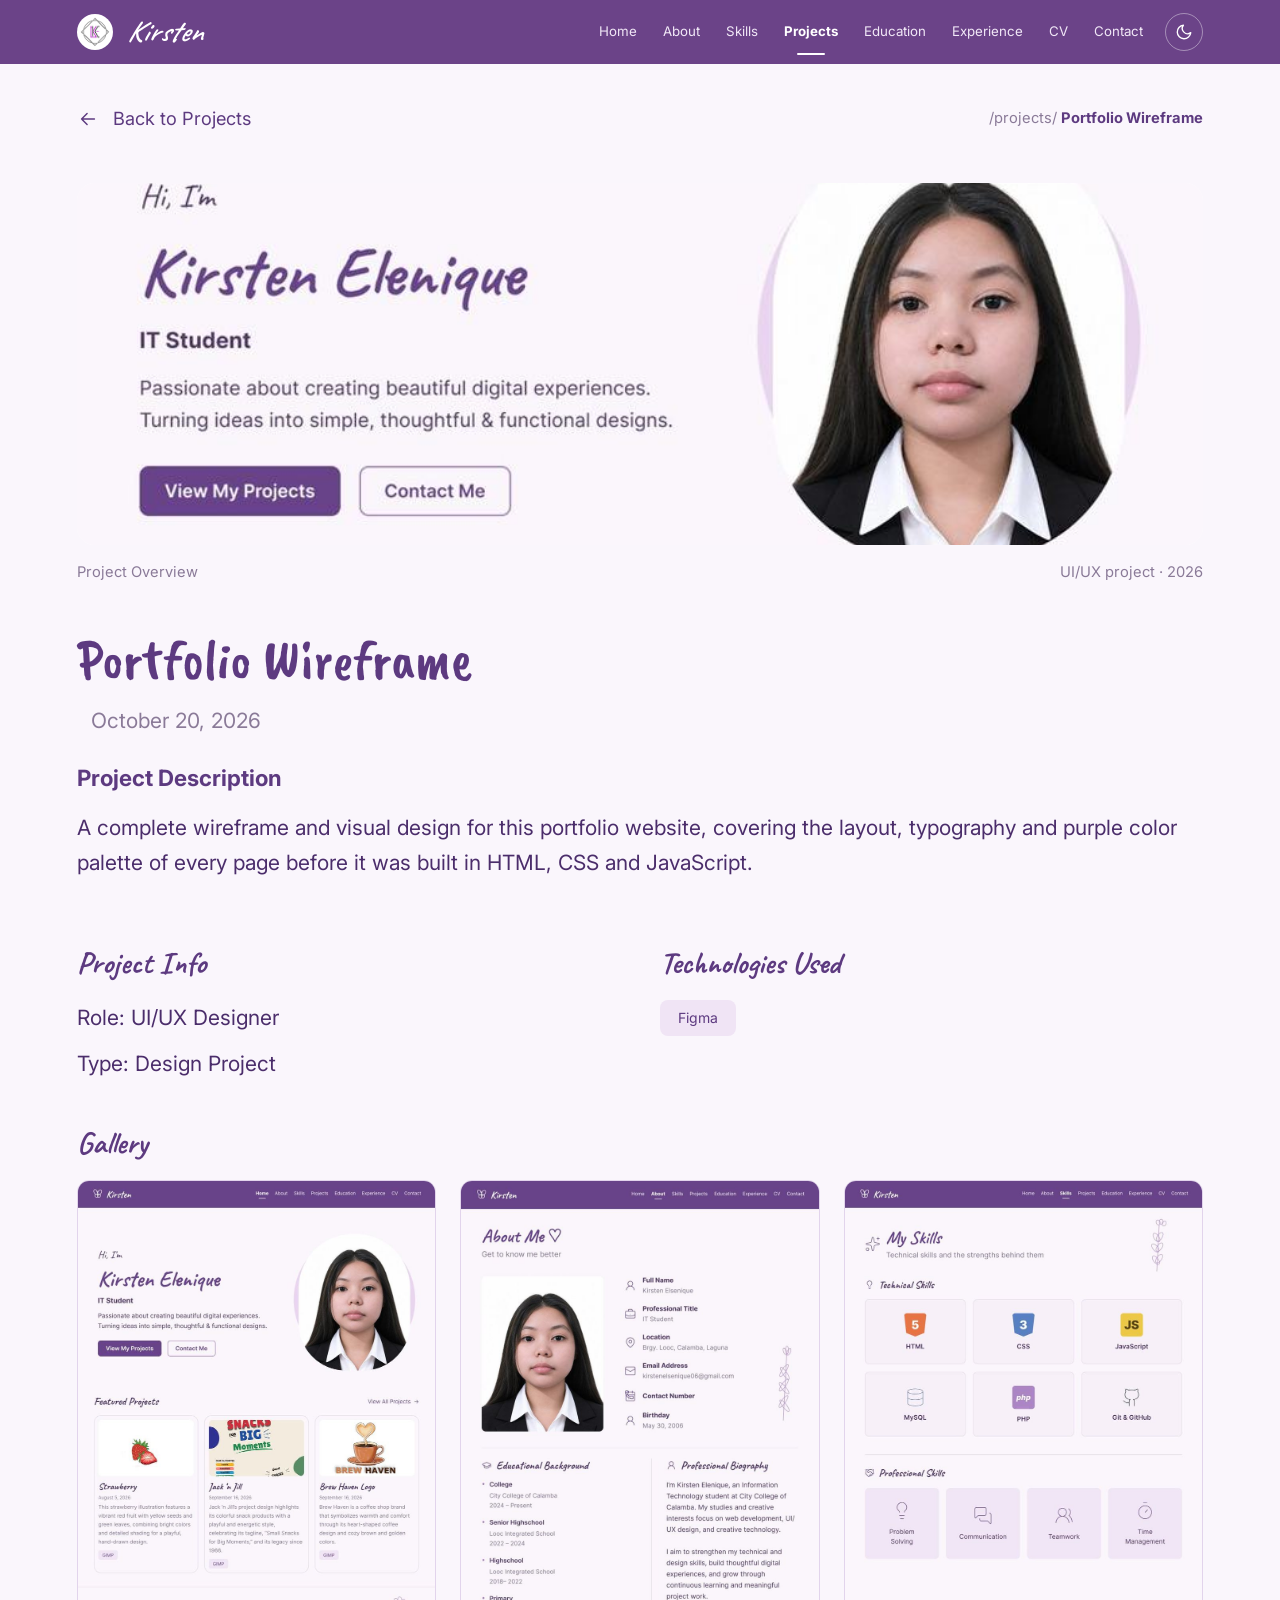
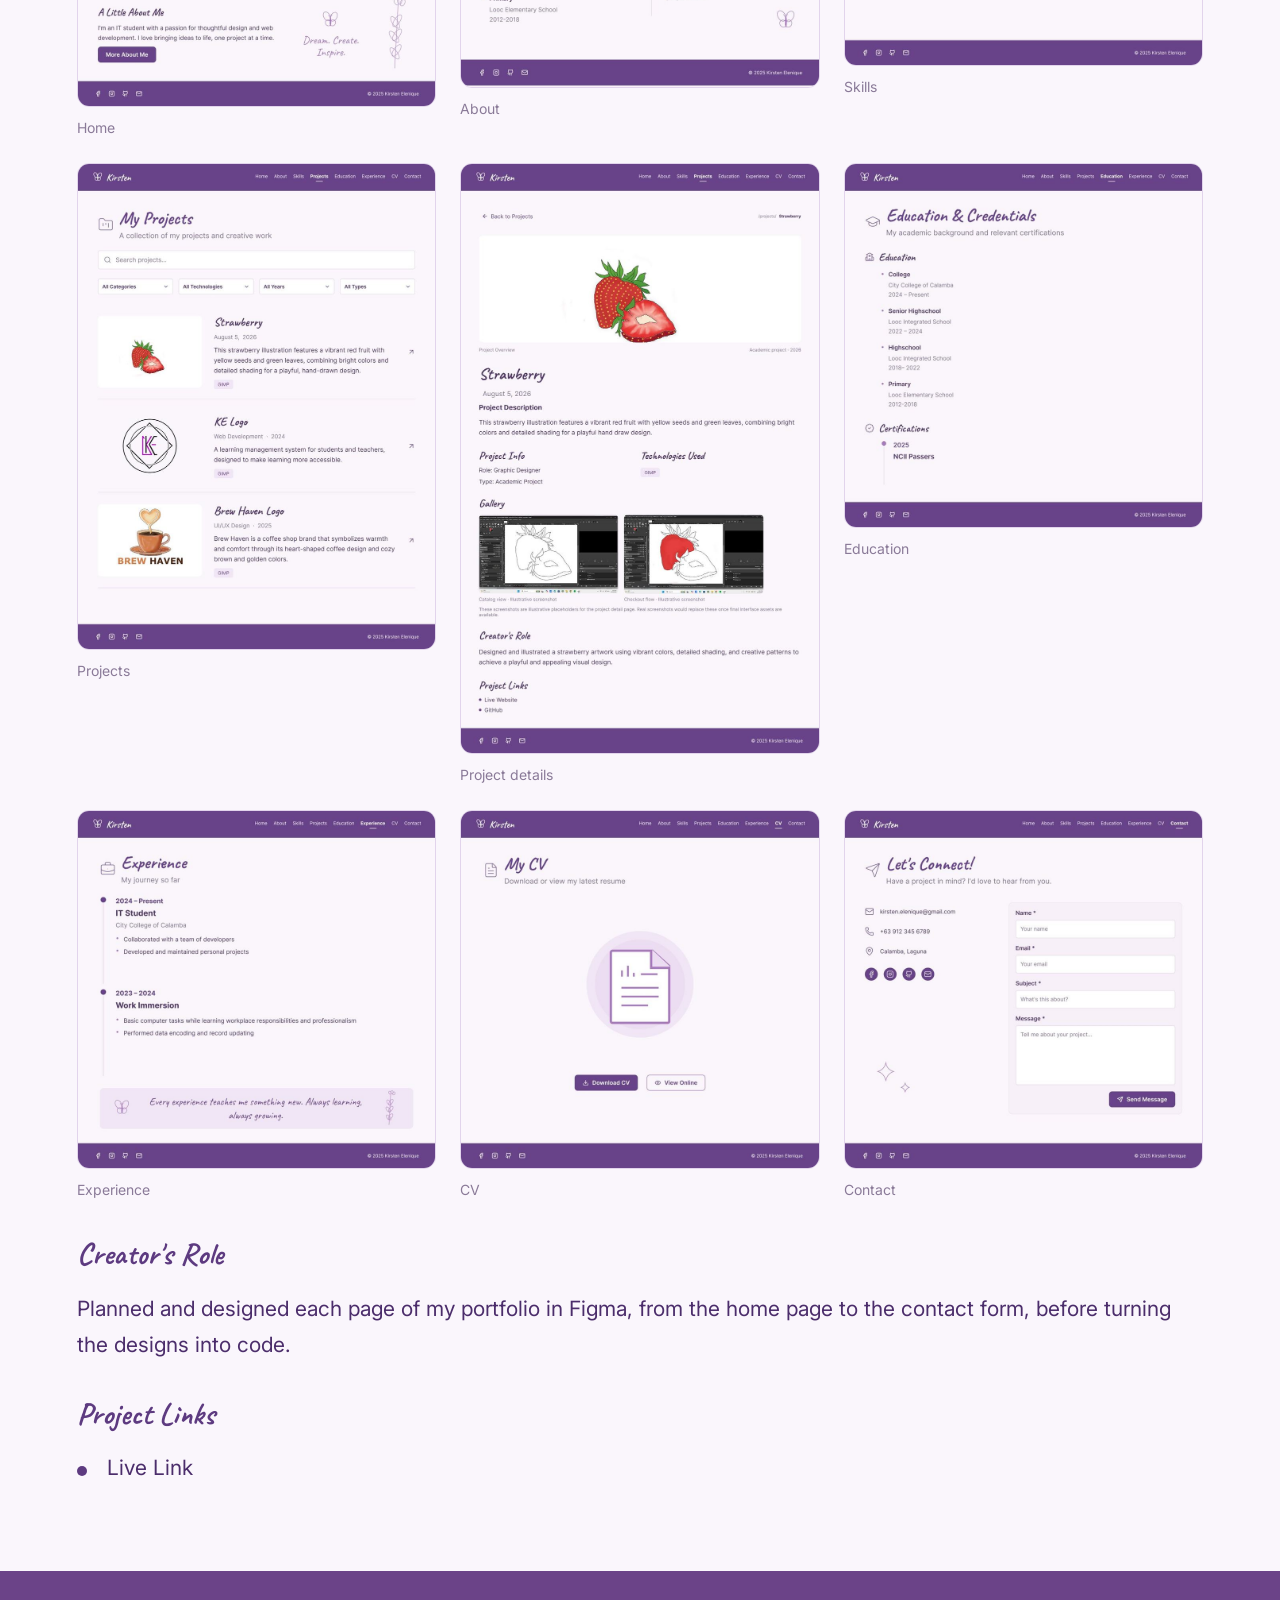
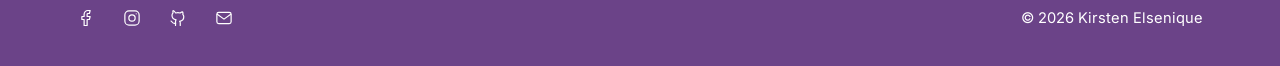
<file: project-portfolio-wireframe.html>
<!DOCTYPE html>
<html lang="en">
<head>
    <meta charset="UTF-8">
    <meta name="viewport" content="width=device-width, initial-scale=1.0">
    <title>Portfolio Wireframe | Kirsten Elsenique</title>
    <link rel="icon" href="assets/logo.jpg">
    <script>try{var t=localStorage.getItem("theme");if(!t&&window.matchMedia("(prefers-color-scheme: dark)").matches)t="dark";if(t)document.documentElement.setAttribute("data-theme",t)}catch(e){}</script>
    <link rel="stylesheet" href="style.css">
</head>
<body>
<header class="navbar">
    <div class="container nav-container">
        <a href="index.html" class="logo"><img src="assets/logo.jpg" alt="KE logo" class="logo-img"><span>Kirsten</span></a>
        <button class="menu-toggle" type="button" aria-label="Open navigation menu" aria-expanded="false">☰</button>
        <nav aria-label="Main navigation">
        <ul class="nav-links">
            <li><a href="index.html">Home</a></li>
            <li><a href="about.html">About</a></li>
            <li><a href="skills.html">Skills</a></li>
            <li><a href="projects.html" class="active" aria-current="page">Projects</a></li>
            <li><a href="education.html">Education</a></li>
            <li><a href="experience.html">Experience</a></li>
            <li><a href="cv.html">CV</a></li>
            <li><a href="contact.html">Contact</a></li>
        </ul>
            <button class="theme-toggle" type="button" aria-label="Switch to dark mode" aria-pressed="false"><svg class="i-moon" width="18" height="18" viewBox="0 0 24 24" fill="none" stroke="currentColor" stroke-width="1.8" stroke-linecap="round" stroke-linejoin="round" aria-hidden="true"><path d="M21 12.8A9 9 0 1 1 11.2 3a7 7 0 0 0 9.8 9.8z"/></svg><svg class="i-sun" width="18" height="18" viewBox="0 0 24 24" fill="none" stroke="currentColor" stroke-width="1.8" stroke-linecap="round" stroke-linejoin="round" aria-hidden="true"><circle cx="12" cy="12" r="4.5"/><path d="M12 2v2M12 20v2M4.9 4.9l1.4 1.4M17.7 17.7l1.4 1.4M2 12h2M20 12h2M4.9 19.1l1.4-1.4M17.7 6.3l1.4-1.4"/></svg></button>
        </nav>
    </div>
</header>
<main>
<section class="content detail">
    <div class="container">
        <div class="crumbs"><a href="projects.html"><svg class="ico " width="22" height="22" viewBox="0 0 24 24" fill="none" stroke="currentColor" stroke-width="1.6" stroke-linecap="round" stroke-linejoin="round" aria-hidden="true"><path d="M19 12H5M11 6l-6 6 6 6"/></svg> Back to Projects</a><span>/projects/ <b>Portfolio Wireframe</b></span></div>
        <div class="detail-hero top"><img src="assets/wireframe/home.jpg" alt="Portfolio Wireframe" class="zoom" onerror="this.onerror=null;this.src='assets/image-placeholder.svg'"></div>
        <div class="detail-meta"><span>Project Overview</span><span>UI/UX project · 2026</span></div>
        <h1 class="detail-title">Portfolio Wireframe</h1>
        <div class="detail-date">October 20, 2026</div>
        <h2 class="det-h">Project Description</h2>
        <p class="det-p">A complete wireframe and visual design for this portfolio website, covering the layout, typography and purple color palette of every page before it was built in HTML, CSS and JavaScript.</p>
        <div class="info-cols">
            <div>
                <h3 class="script-h sm">Project Info</h3>
                <p class="det-p">Role: UI/UX Designer</p>
                <p class="det-p">Type: Design Project</p>
            </div>
            <div>
                <h3 class="script-h sm">Technologies Used</h3>
                <span class="pill big">Figma</span>
            </div>
        </div>
        <h3 class="script-h sm">Gallery</h3><div class="shots n9 tall"><figure><img src="assets/wireframe/home.jpg" alt="Home" class="zoom" onerror="this.onerror=null;this.src='assets/image-placeholder.svg'"><figcaption>Home</figcaption></figure><figure><img src="assets/wireframe/about.jpg" alt="About" class="zoom" onerror="this.onerror=null;this.src='assets/image-placeholder.svg'"><figcaption>About</figcaption></figure><figure><img src="assets/wireframe/skills.jpg" alt="Skills" class="zoom" onerror="this.onerror=null;this.src='assets/image-placeholder.svg'"><figcaption>Skills</figcaption></figure><figure><img src="assets/wireframe/projects.jpg" alt="Projects" class="zoom" onerror="this.onerror=null;this.src='assets/image-placeholder.svg'"><figcaption>Projects</figcaption></figure><figure><img src="assets/wireframe/project-details.jpg" alt="Project details" class="zoom" onerror="this.onerror=null;this.src='assets/image-placeholder.svg'"><figcaption>Project details</figcaption></figure><figure><img src="assets/wireframe/education.jpg" alt="Education" class="zoom" onerror="this.onerror=null;this.src='assets/image-placeholder.svg'"><figcaption>Education</figcaption></figure><figure><img src="assets/wireframe/experience.jpg" alt="Experience" class="zoom" onerror="this.onerror=null;this.src='assets/image-placeholder.svg'"><figcaption>Experience</figcaption></figure><figure><img src="assets/wireframe/cv.jpg" alt="CV" class="zoom" onerror="this.onerror=null;this.src='assets/image-placeholder.svg'"><figcaption>CV</figcaption></figure><figure><img src="assets/wireframe/contact.jpg" alt="Contact" class="zoom" onerror="this.onerror=null;this.src='assets/image-placeholder.svg'"><figcaption>Contact</figcaption></figure></div>
        <h3 class="script-h sm">Creator's Role</h3>
        <p class="det-p">Planned and designed each page of my portfolio in Figma, from the home page to the contact form, before turning the designs into code.</p>
        <h3 class="script-h sm">Project Links</h3>
        <ul class="link-list">
            <li><a href="https://drive.google.com/drive/folders/1b1IA83rzTN7AuPROmf8JTjHq6OChYEdo?usp=drive_link" target="_blank" rel="noopener noreferrer">Live Link</a></li>
        </ul>
    </div>
</section>
</main>
<footer class="footer">
    <div class="container footer-inner">
        <div class="socials "><a href="https://www.facebook.com/k.elsenique" target="_blank" rel="noopener noreferrer" aria-label="Facebook"><svg class="ico " width="18" height="18" viewBox="0 0 24 24" fill="none" stroke="currentColor" stroke-width="1.6" stroke-linecap="round" stroke-linejoin="round" aria-hidden="true"><path d="M17.500 2h-3a5 5 0 0 0-5 5v3h-3v4h3v8h4v-8h3l1-4h-4V7a1 1 0 0 1 1-1h2z"/></svg></a><a href="https://www.instagram.com/_.zehnn/" target="_blank" rel="noopener noreferrer" aria-label="Instagram"><svg class="ico " width="18" height="18" viewBox="0 0 24 24" fill="none" stroke="currentColor" stroke-width="1.6" stroke-linecap="round" stroke-linejoin="round" aria-hidden="true"><rect x="2.500" y="2.500" width="19" height="19" rx="5.500"/><circle cx="12" cy="12" r="4.200"/><path d="M17.600 6.400h.01"/></svg></a><a href="https://github.com/Kirsten05306" target="_blank" rel="noopener noreferrer" aria-label="GitHub"><svg class="ico " width="18" height="18" viewBox="0 0 24 24" fill="none" stroke="currentColor" stroke-width="1.6" stroke-linecap="round" stroke-linejoin="round" aria-hidden="true"><path d="M9 19c-4.5 1.4-4.5-2.4-6.3-3m12.3 6v-3.3a3 3 0 0 0-.8-2.3c2.7-.3 5.5-1.3 5.5-6a4.7 4.7 0 0 0-1.3-3.2 4.4 4.4 0 0 0-.1-3.2s-1-.3-3.4 1.3a11.6 11.6 0 0 0-6 0C6.5 1.6 5.500 2 5.500 2a4.400 4.400 0 0 0-.1 3.200A4.700 4.700 0 0 0 4 8.400c0 4.700 2.800 5.700 5.500 6A3 3 0 0 0 8.700 16.700V22"/></svg></a><a href="mailto:kirstenelsenique06@gmail.com" aria-label="Email"><svg class="ico " width="18" height="18" viewBox="0 0 24 24" fill="none" stroke="currentColor" stroke-width="1.6" stroke-linecap="round" stroke-linejoin="round" aria-hidden="true"><rect x="2.5" y="4.5" width="19" height="15" rx="2.5"/><path d="m3 7 9 6.5L21 7"/></svg></a></div>
        <p>&copy; 2026 Kirsten Elsenique</p>
    </div>
</footer>
<script src="script.js"></script>
</body>
</html>
</file>
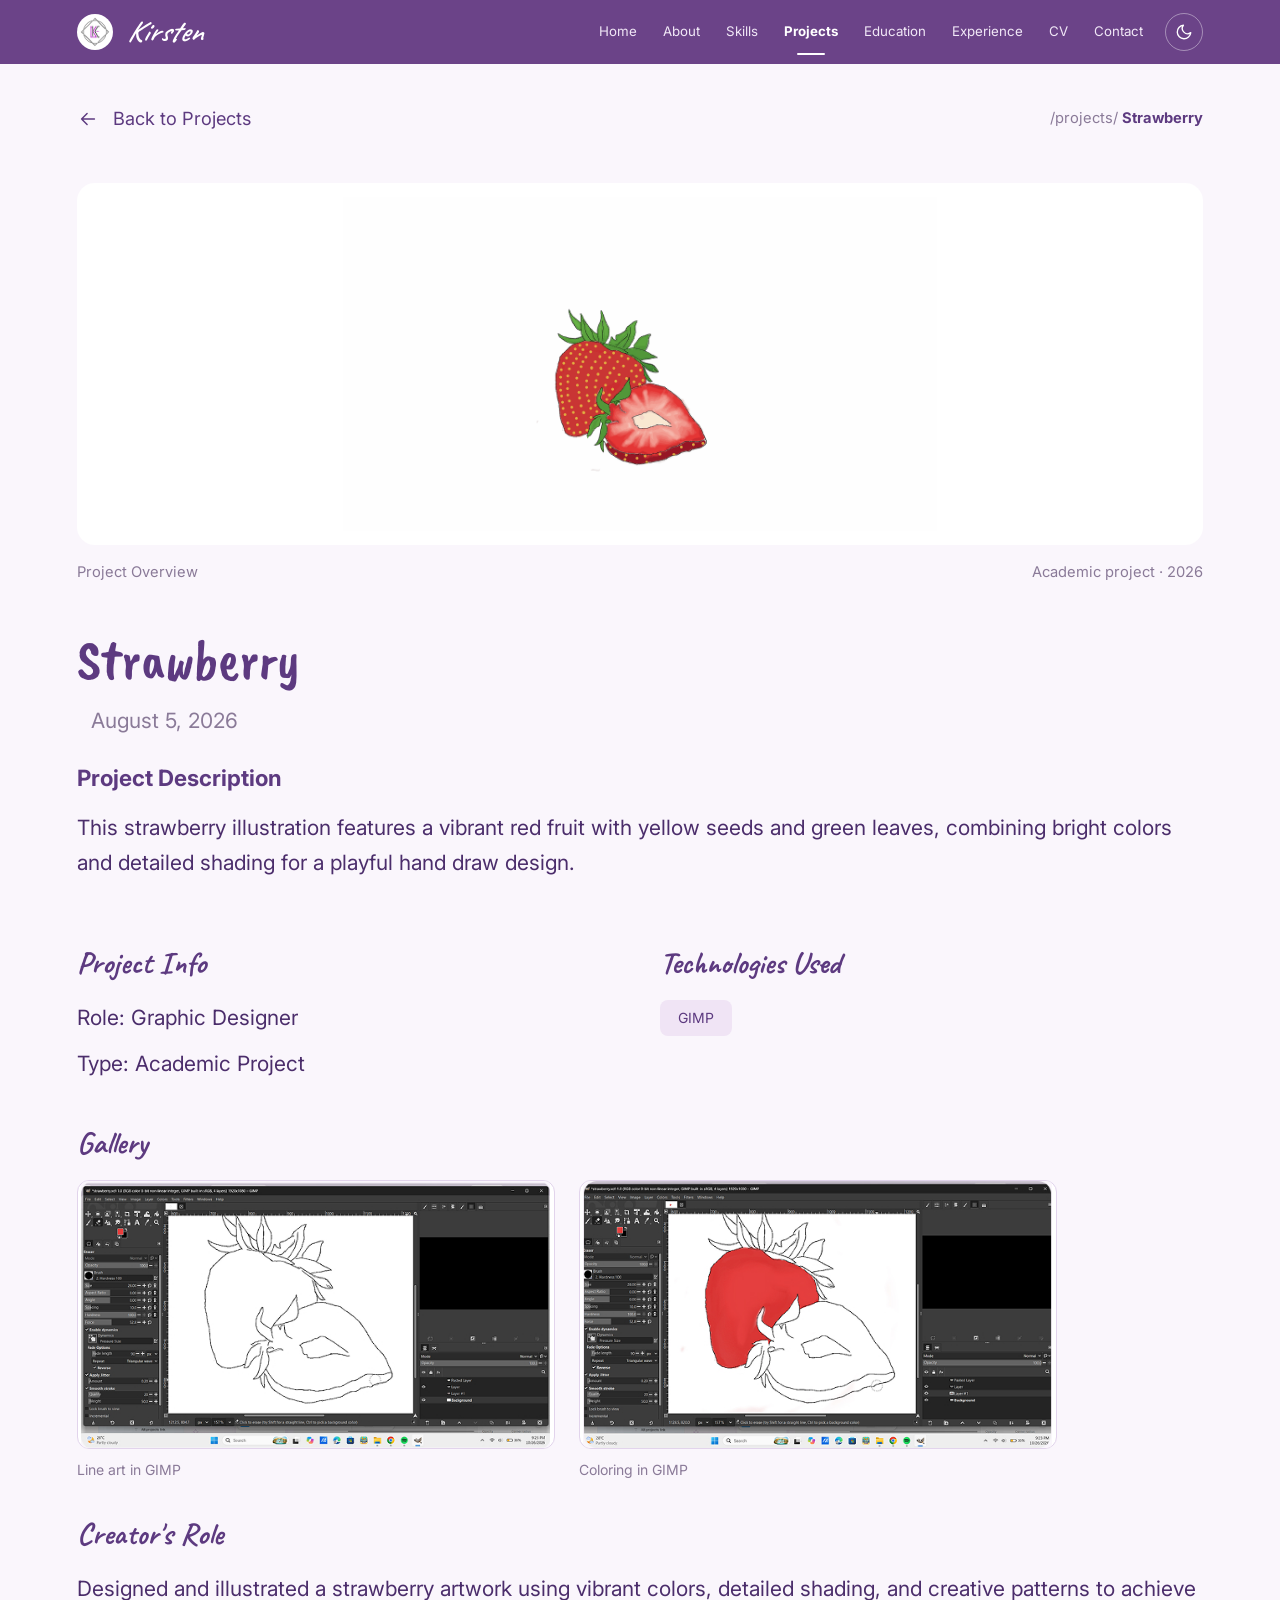
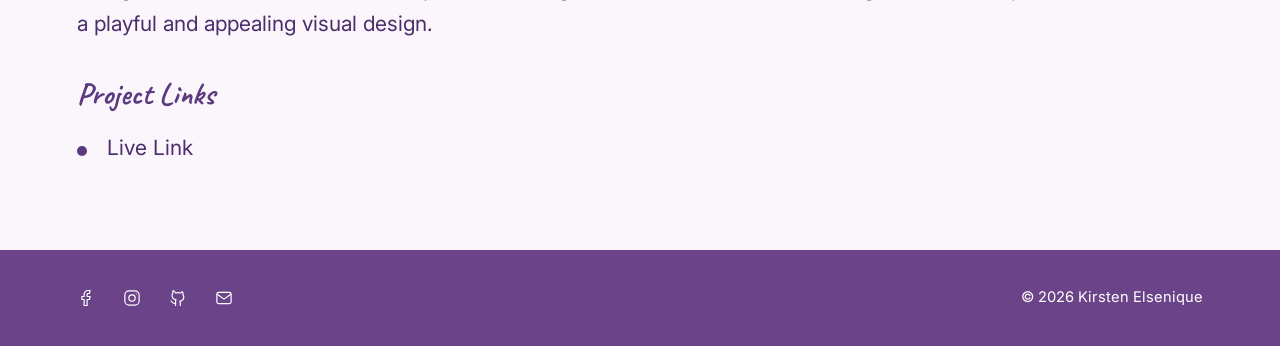
<file: project-strawberry.html>
<!DOCTYPE html>
<html lang="en">
<head>
    <meta charset="UTF-8">
    <meta name="viewport" content="width=device-width, initial-scale=1.0">
    <title>Strawberry | Kirsten Elsenique</title>
    <link rel="icon" href="assets/logo.jpg">
    <script>try{var t=localStorage.getItem("theme");if(!t&&window.matchMedia("(prefers-color-scheme: dark)").matches)t="dark";if(t)document.documentElement.setAttribute("data-theme",t)}catch(e){}</script>
    <link rel="stylesheet" href="style.css">
</head>
<body>
<header class="navbar">
    <div class="container nav-container">
        <a href="index.html" class="logo"><img src="assets/logo.jpg" alt="KE logo" class="logo-img"><span>Kirsten</span></a>
        <button class="menu-toggle" type="button" aria-label="Open navigation menu" aria-expanded="false">☰</button>
        <nav aria-label="Main navigation">
        <ul class="nav-links">
            <li><a href="index.html">Home</a></li>
            <li><a href="about.html">About</a></li>
            <li><a href="skills.html">Skills</a></li>
            <li><a href="projects.html" class="active" aria-current="page">Projects</a></li>
            <li><a href="education.html">Education</a></li>
            <li><a href="experience.html">Experience</a></li>
            <li><a href="cv.html">CV</a></li>
            <li><a href="contact.html">Contact</a></li>
        </ul>
            <button class="theme-toggle" type="button" aria-label="Switch to dark mode" aria-pressed="false"><svg class="i-moon" width="18" height="18" viewBox="0 0 24 24" fill="none" stroke="currentColor" stroke-width="1.8" stroke-linecap="round" stroke-linejoin="round" aria-hidden="true"><path d="M21 12.8A9 9 0 1 1 11.2 3a7 7 0 0 0 9.8 9.8z"/></svg><svg class="i-sun" width="18" height="18" viewBox="0 0 24 24" fill="none" stroke="currentColor" stroke-width="1.8" stroke-linecap="round" stroke-linejoin="round" aria-hidden="true"><circle cx="12" cy="12" r="4.5"/><path d="M12 2v2M12 20v2M4.9 4.9l1.4 1.4M17.7 17.7l1.4 1.4M2 12h2M20 12h2M4.9 19.1l1.4-1.4M17.7 6.3l1.4-1.4"/></svg></button>
        </nav>
    </div>
</header>
<main>
<section class="content detail">
    <div class="container">
        <div class="crumbs"><a href="projects.html"><svg class="ico " width="22" height="22" viewBox="0 0 24 24" fill="none" stroke="currentColor" stroke-width="1.6" stroke-linecap="round" stroke-linejoin="round" aria-hidden="true"><path d="M19 12H5M11 6l-6 6 6 6"/></svg> Back to Projects</a><span>/projects/ <b>Strawberry</b></span></div>
        <div class="detail-hero"><img src="assets/strawberry.png" alt="Strawberry" class="zoom" onerror="this.onerror=null;this.src='assets/image-placeholder.svg'"></div>
        <div class="detail-meta"><span>Project Overview</span><span>Academic project · 2026</span></div>
        <h1 class="detail-title">Strawberry</h1>
        <div class="detail-date">August 5, 2026</div>
        <h2 class="det-h">Project Description</h2>
        <p class="det-p">This strawberry illustration features a vibrant red fruit with yellow seeds and green leaves, combining bright colors and detailed shading for a playful hand draw design.</p>
        <div class="info-cols">
            <div>
                <h3 class="script-h sm">Project Info</h3>
                <p class="det-p">Role: Graphic Designer</p>
                <p class="det-p">Type: Academic Project</p>
            </div>
            <div>
                <h3 class="script-h sm">Technologies Used</h3>
                <span class="pill big">GIMP</span>
            </div>
        </div>
        <h3 class="script-h sm">Gallery</h3><div class="shots n2"><figure><img src="assets/strawberry-shot1.png" alt="Line art in GIMP" class="zoom" onerror="this.onerror=null;this.src='assets/image-placeholder.svg'"><figcaption>Line art in GIMP</figcaption></figure><figure><img src="assets/strawberry-shot2.png" alt="Coloring in GIMP" class="zoom" onerror="this.onerror=null;this.src='assets/image-placeholder.svg'"><figcaption>Coloring in GIMP</figcaption></figure></div>
        <h3 class="script-h sm">Creator's Role</h3>
        <p class="det-p">Designed and illustrated a strawberry artwork using vibrant colors, detailed shading, and creative patterns to achieve a playful and appealing visual design.</p>
        <h3 class="script-h sm">Project Links</h3>
        <ul class="link-list">
            <li><a href="https://drive.google.com/drive/folders/1WBGA2VMbuEesfNt6-mdJ04wsbaEEyDrC?usp=drive_link" target="_blank" rel="noopener noreferrer">Live Link</a></li>
        </ul>
    </div>
</section>
</main>
<footer class="footer">
    <div class="container footer-inner">
        <div class="socials "><a href="https://www.facebook.com/k.elsenique" target="_blank" rel="noopener noreferrer" aria-label="Facebook"><svg class="ico " width="18" height="18" viewBox="0 0 24 24" fill="none" stroke="currentColor" stroke-width="1.6" stroke-linecap="round" stroke-linejoin="round" aria-hidden="true"><path d="M17.500 2h-3a5 5 0 0 0-5 5v3h-3v4h3v8h4v-8h3l1-4h-4V7a1 1 0 0 1 1-1h2z"/></svg></a><a href="https://www.instagram.com/_.zehnn/" target="_blank" rel="noopener noreferrer" aria-label="Instagram"><svg class="ico " width="18" height="18" viewBox="0 0 24 24" fill="none" stroke="currentColor" stroke-width="1.6" stroke-linecap="round" stroke-linejoin="round" aria-hidden="true"><rect x="2.500" y="2.500" width="19" height="19" rx="5.500"/><circle cx="12" cy="12" r="4.200"/><path d="M17.600 6.400h.01"/></svg></a><a href="https://github.com/Kirsten05306" target="_blank" rel="noopener noreferrer" aria-label="GitHub"><svg class="ico " width="18" height="18" viewBox="0 0 24 24" fill="none" stroke="currentColor" stroke-width="1.6" stroke-linecap="round" stroke-linejoin="round" aria-hidden="true"><path d="M9 19c-4.5 1.4-4.5-2.4-6.3-3m12.3 6v-3.3a3 3 0 0 0-.8-2.3c2.7-.3 5.5-1.3 5.5-6a4.7 4.7 0 0 0-1.3-3.2 4.4 4.4 0 0 0-.1-3.2s-1-.3-3.4 1.3a11.6 11.6 0 0 0-6 0C6.5 1.6 5.500 2 5.500 2a4.400 4.400 0 0 0-.1 3.200A4.700 4.700 0 0 0 4 8.400c0 4.700 2.800 5.700 5.500 6A3 3 0 0 0 8.700 16.700V22"/></svg></a><a href="mailto:kirstenelsenique06@gmail.com" aria-label="Email"><svg class="ico " width="18" height="18" viewBox="0 0 24 24" fill="none" stroke="currentColor" stroke-width="1.6" stroke-linecap="round" stroke-linejoin="round" aria-hidden="true"><rect x="2.5" y="4.5" width="19" height="15" rx="2.5"/><path d="m3 7 9 6.5L21 7"/></svg></a></div>
        <p>&copy; 2026 Kirsten Elsenique</p>
    </div>
</footer>
<script src="script.js"></script>
</body>
</html>
</file>
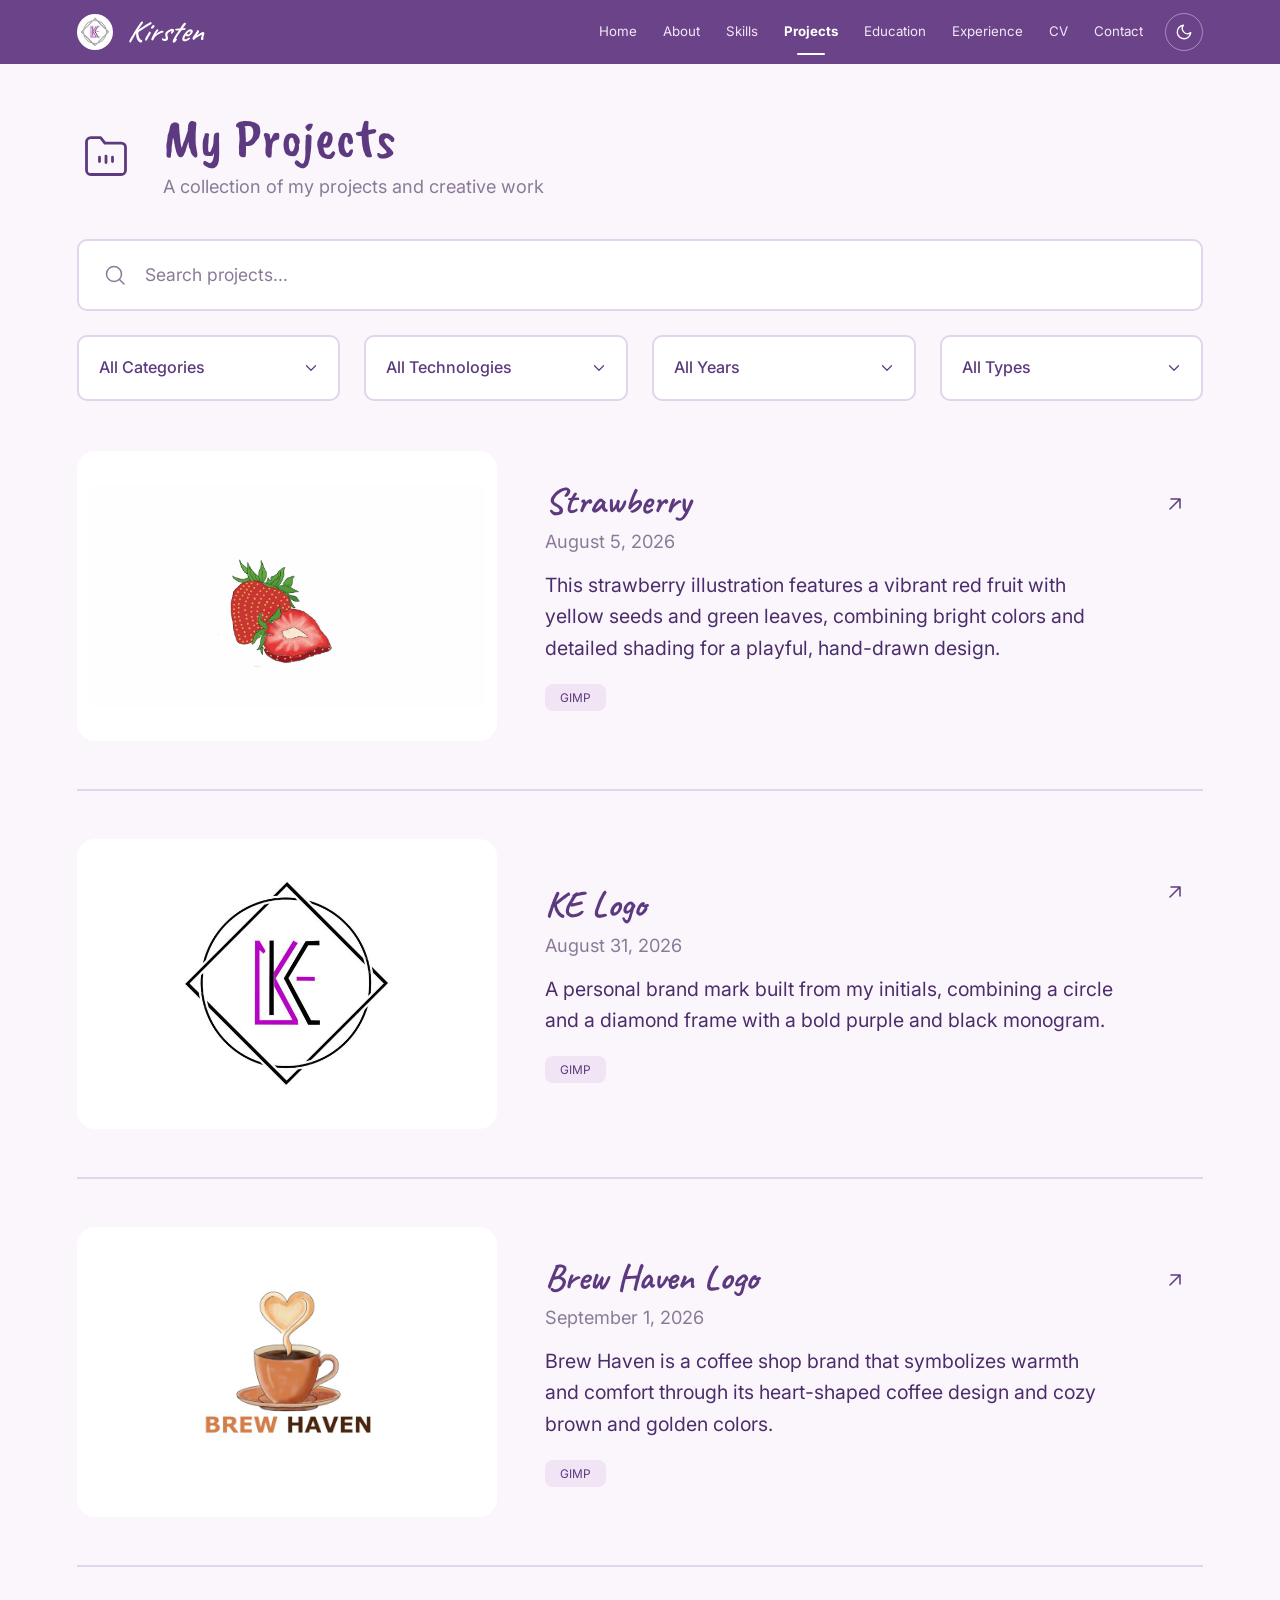
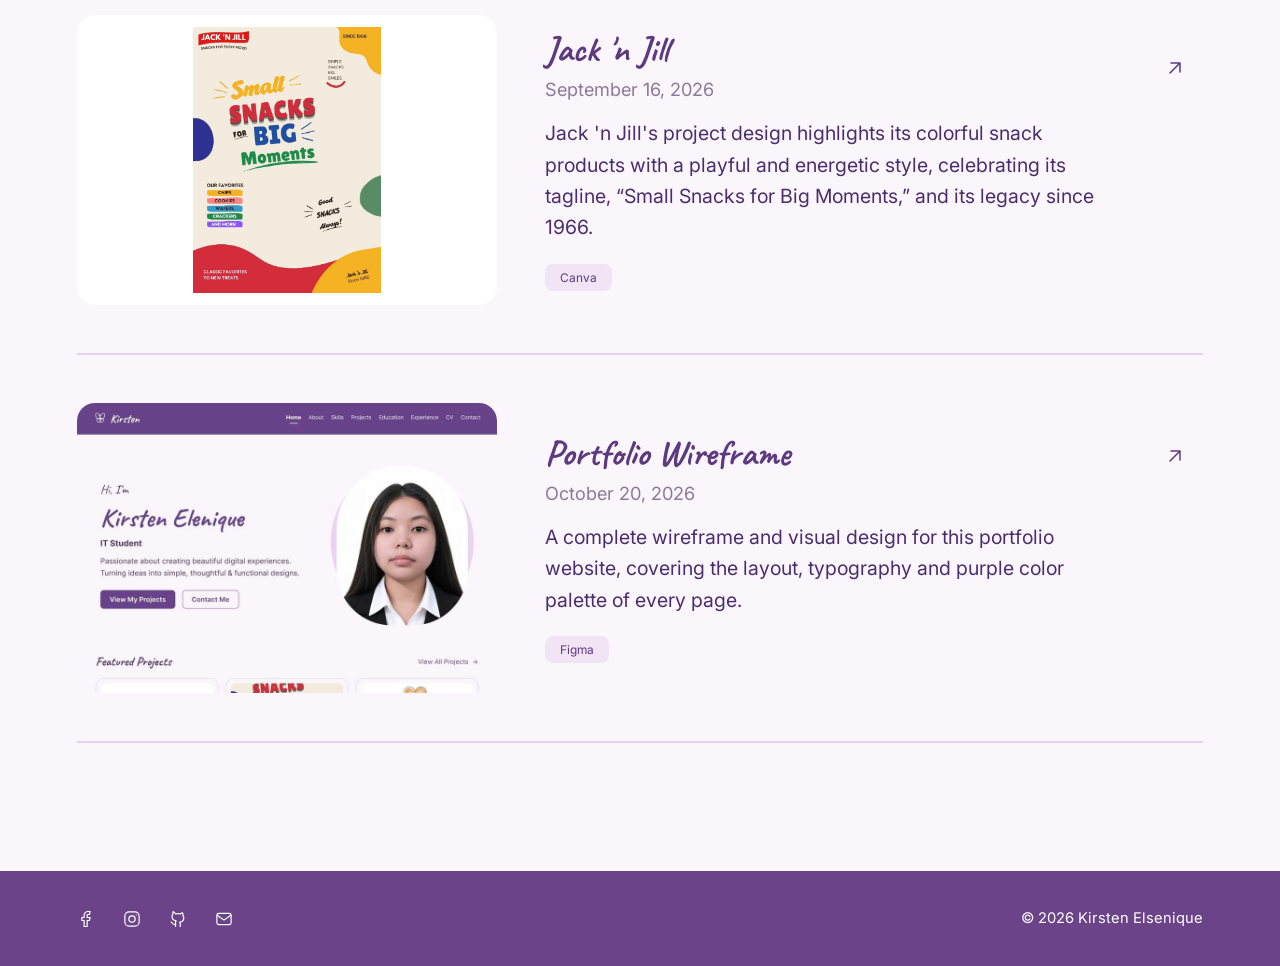
<file: projects.html>
<!DOCTYPE html>
<html lang="en">
<head>
    <meta charset="UTF-8">
    <meta name="viewport" content="width=device-width, initial-scale=1.0">
    <title>Projects | Kirsten Elsenique</title>
    <meta name="description" content="Projects by Kirsten Elsenique: logo design, UI/UX wireframes, posters and digital art.">
    <meta name="author" content="Kirsten Elsenique">
    <link rel="canonical" href="https://kirsten05306.github.io/MyPortfolio/projects.html">
    <meta property="og:type" content="website">
    <meta property="og:site_name" content="Kirsten Elsenique">
    <meta property="og:title" content="Projects | Kirsten Elsenique">
    <meta property="og:description" content="Projects by Kirsten Elsenique: logo design, UI/UX wireframes, posters and digital art.">
    <meta property="og:url" content="https://kirsten05306.github.io/MyPortfolio/projects.html">
    <meta property="og:image" content="https://kirsten05306.github.io/MyPortfolio/assets/profile.jpg">
    <meta name="twitter:card" content="summary">
    <link rel="icon" href="assets/logo.jpg">
    <script>try{var t=localStorage.getItem("theme");if(!t&&window.matchMedia("(prefers-color-scheme: dark)").matches)t="dark";if(t)document.documentElement.setAttribute("data-theme",t)}catch(e){}</script>
    <link rel="stylesheet" href="style.css">
</head>
<body>
<header class="navbar">
    <div class="container nav-container">
        <a href="index.html" class="logo"><img src="assets/logo.jpg" alt="KE logo" class="logo-img"><span>Kirsten</span></a>
        <button class="menu-toggle" type="button" aria-label="Open navigation menu" aria-expanded="false">☰</button>
        <nav aria-label="Main navigation">
        <ul class="nav-links">
            <li><a href="index.html">Home</a></li>
            <li><a href="about.html">About</a></li>
            <li><a href="skills.html">Skills</a></li>
            <li><a href="projects.html" class="active" aria-current="page">Projects</a></li>
            <li><a href="education.html">Education</a></li>
            <li><a href="experience.html">Experience</a></li>
            <li><a href="cv.html">CV</a></li>
            <li><a href="contact.html">Contact</a></li>
        </ul>
            <button class="theme-toggle" type="button" aria-label="Switch to dark mode" aria-pressed="false"><svg class="i-moon" width="18" height="18" viewBox="0 0 24 24" fill="none" stroke="currentColor" stroke-width="1.8" stroke-linecap="round" stroke-linejoin="round" aria-hidden="true"><path d="M21 12.8A9 9 0 1 1 11.2 3a7 7 0 0 0 9.8 9.8z"/></svg><svg class="i-sun" width="18" height="18" viewBox="0 0 24 24" fill="none" stroke="currentColor" stroke-width="1.8" stroke-linecap="round" stroke-linejoin="round" aria-hidden="true"><circle cx="12" cy="12" r="4.5"/><path d="M12 2v2M12 20v2M4.9 4.9l1.4 1.4M17.7 17.7l1.4 1.4M2 12h2M20 12h2M4.9 19.1l1.4-1.4M17.7 6.3l1.4-1.4"/></svg></button>
        </nav>
    </div>
</header>
<main>
<section class="page-head">
    <div class="container page-head-inner">
        <div class="page-head-text">
            <span class="head-ico"><svg class="ico " width="52" height="52" viewBox="0 0 24 24" fill="none" stroke="currentColor" stroke-width="1.3" stroke-linecap="round" stroke-linejoin="round" aria-hidden="true"><path d="M21 19a2 2 0 0 1-2 2H5a2 2 0 0 1-2-2V6a2 2 0 0 1 2-2h4.5l2 2.5H19a2 2 0 0 1 2 2z"/><path d="M9 13v2M12 12.5v3M15 13v2"/></svg></span>
            <div><h1>My Projects</h1><p>A collection of my projects and creative work</p></div>
        </div>
        
    </div>
</section>
<section class="content">
    <div class="container">
        <label class="search"><svg class="ico " width="24" height="24" viewBox="0 0 24 24" fill="none" stroke="currentColor" stroke-width="1.5" stroke-linecap="round" stroke-linejoin="round" aria-hidden="true"><circle cx="11" cy="11" r="7.5"/><path d="m21 21-4.3-4.3"/></svg><input type="text" id="project-search" placeholder="Search projects..." aria-label="Search projects"></label>
        <div class="proj-tools">
            <label class="select"><select id="project-category" aria-label="All Categories"><option value="all">All Categories</option><option>Digital Art</option><option>Logo Design</option><option>Poster Design</option><option>UI/UX Design</option></select><svg class="ico " width="18" height="18" viewBox="0 0 24 24" fill="none" stroke="currentColor" stroke-width="1.6" stroke-linecap="round" stroke-linejoin="round" aria-hidden="true"><path d="m6 9 6 6 6-6"/></svg></label>
            <label class="select"><select id="project-tech" aria-label="All Technologies"><option value="all">All Technologies</option><option>Canva</option><option>Figma</option><option>GIMP</option></select><svg class="ico " width="18" height="18" viewBox="0 0 24 24" fill="none" stroke="currentColor" stroke-width="1.6" stroke-linecap="round" stroke-linejoin="round" aria-hidden="true"><path d="m6 9 6 6 6-6"/></svg></label>
            <label class="select"><select id="project-year" aria-label="All Years"><option value="all">All Years</option><option>2026</option></select><svg class="ico " width="18" height="18" viewBox="0 0 24 24" fill="none" stroke="currentColor" stroke-width="1.6" stroke-linecap="round" stroke-linejoin="round" aria-hidden="true"><path d="m6 9 6 6 6-6"/></svg></label>
            <label class="select"><select id="project-type" aria-label="All Types"><option value="all">All Types</option><option>Academic</option><option>Branding</option><option>Personal</option><option>Poster</option><option>Wireframe</option></select><svg class="ico " width="18" height="18" viewBox="0 0 24 24" fill="none" stroke="currentColor" stroke-width="1.6" stroke-linecap="round" stroke-linejoin="round" aria-hidden="true"><path d="m6 9 6 6 6-6"/></svg></label>
        </div>
        <div class="proj-list">
            <article class="proj-row" data-name="Strawberry" data-category="Digital Art" data-tech="GIMP" data-year="2026" data-type="Academic">
    <a href="project-strawberry.html" class="proj-thumb"><img src="assets/strawberry.png" alt="Strawberry" class="" onerror="this.onerror=null;this.src='assets/image-placeholder.svg'"></a>
    <div class="proj-body">
        <h3><a href="project-strawberry.html">Strawberry</a></h3>
        <span class="meta">August 5, 2026</span>
        <p>This strawberry illustration features a vibrant red fruit with yellow seeds and green leaves, combining bright colors and detailed shading for a playful, hand-drawn design.</p>
        <span class="pill">GIMP</span>
    </div>
    <a href="project-strawberry.html" class="proj-go" aria-label="View Strawberry"><svg class="ico " width="24" height="24" viewBox="0 0 24 24" fill="none" stroke="currentColor" stroke-width="1.5" stroke-linecap="round" stroke-linejoin="round" aria-hidden="true"><path d="M7 17 17 7M8 7h9v9"/></svg></a>
</article><article class="proj-row" data-name="KE Logo" data-category="Logo Design" data-tech="GIMP" data-year="2026" data-type="Personal">
    <a href="project-ke-logo.html" class="proj-thumb"><img src="assets/ke-logo/icon.jpg" alt="KE Logo" class="" onerror="this.onerror=null;this.src='assets/image-placeholder.svg'"></a>
    <div class="proj-body">
        <h3><a href="project-ke-logo.html">KE Logo</a></h3>
        <span class="meta">August 31, 2026</span>
        <p>A personal brand mark built from my initials, combining a circle and a diamond frame with a bold purple and black monogram.</p>
        <span class="pill">GIMP</span>
    </div>
    <a href="project-ke-logo.html" class="proj-go" aria-label="View KE Logo"><svg class="ico " width="24" height="24" viewBox="0 0 24 24" fill="none" stroke="currentColor" stroke-width="1.5" stroke-linecap="round" stroke-linejoin="round" aria-hidden="true"><path d="M7 17 17 7M8 7h9v9"/></svg></a>
</article><article class="proj-row" data-name="Brew Haven Logo" data-category="UI/UX Design" data-tech="GIMP" data-year="2026" data-type="Branding">
    <a href="project-brew-haven.html" class="proj-thumb"><img src="assets/brewhaven/logo.jpg" alt="Brew Haven Logo" class="" onerror="this.onerror=null;this.src='assets/image-placeholder.svg'"></a>
    <div class="proj-body">
        <h3><a href="project-brew-haven.html">Brew Haven Logo</a></h3>
        <span class="meta">September 1, 2026</span>
        <p>Brew Haven is a coffee shop brand that symbolizes warmth and comfort through its heart-shaped coffee design and cozy brown and golden colors.</p>
        <span class="pill">GIMP</span>
    </div>
    <a href="project-brew-haven.html" class="proj-go" aria-label="View Brew Haven Logo"><svg class="ico " width="24" height="24" viewBox="0 0 24 24" fill="none" stroke="currentColor" stroke-width="1.5" stroke-linecap="round" stroke-linejoin="round" aria-hidden="true"><path d="M7 17 17 7M8 7h9v9"/></svg></a>
</article><article class="proj-row" data-name="Jack 'n Jill" data-category="Poster Design" data-tech="Canva" data-year="2026" data-type="Poster">
    <a href="project-jack-n-jill.html" class="proj-thumb"><img src="assets/jack-n-jill.jpg" alt="Jack 'n Jill" class="" onerror="this.onerror=null;this.src='assets/image-placeholder.svg'"></a>
    <div class="proj-body">
        <h3><a href="project-jack-n-jill.html">Jack 'n Jill</a></h3>
        <span class="meta">September 16, 2026</span>
        <p>Jack 'n Jill's project design highlights its colorful snack products with a playful and energetic style, celebrating its tagline, “Small Snacks for Big Moments,” and its legacy since 1966.</p>
        <span class="pill">Canva</span>
    </div>
    <a href="project-jack-n-jill.html" class="proj-go" aria-label="View Jack 'n Jill"><svg class="ico " width="24" height="24" viewBox="0 0 24 24" fill="none" stroke="currentColor" stroke-width="1.5" stroke-linecap="round" stroke-linejoin="round" aria-hidden="true"><path d="M7 17 17 7M8 7h9v9"/></svg></a>
</article><article class="proj-row" data-name="Portfolio Wireframe" data-category="UI/UX Design" data-tech="Figma" data-year="2026" data-type="Wireframe">
    <a href="project-portfolio-wireframe.html" class="proj-thumb top"><img src="assets/wireframe/home.jpg" alt="Portfolio Wireframe" class="" onerror="this.onerror=null;this.src='assets/image-placeholder.svg'"></a>
    <div class="proj-body">
        <h3><a href="project-portfolio-wireframe.html">Portfolio Wireframe</a></h3>
        <span class="meta">October 20, 2026</span>
        <p>A complete wireframe and visual design for this portfolio website, covering the layout, typography and purple color palette of every page.</p>
        <span class="pill">Figma</span>
    </div>
    <a href="project-portfolio-wireframe.html" class="proj-go" aria-label="View Portfolio Wireframe"><svg class="ico " width="24" height="24" viewBox="0 0 24 24" fill="none" stroke="currentColor" stroke-width="1.5" stroke-linecap="round" stroke-linejoin="round" aria-hidden="true"><path d="M7 17 17 7M8 7h9v9"/></svg></a>
</article>
        </div>
        <p class="empty" id="no-results" hidden>No projects match your search.</p>
    </div>
</section>
</main>
<footer class="footer">
    <div class="container footer-inner">
        <div class="socials "><a href="https://www.facebook.com/k.elsenique" target="_blank" rel="noopener noreferrer" aria-label="Facebook"><svg class="ico " width="18" height="18" viewBox="0 0 24 24" fill="none" stroke="currentColor" stroke-width="1.6" stroke-linecap="round" stroke-linejoin="round" aria-hidden="true"><path d="M17.500 2h-3a5 5 0 0 0-5 5v3h-3v4h3v8h4v-8h3l1-4h-4V7a1 1 0 0 1 1-1h2z"/></svg></a><a href="https://www.instagram.com/_.zehnn/" target="_blank" rel="noopener noreferrer" aria-label="Instagram"><svg class="ico " width="18" height="18" viewBox="0 0 24 24" fill="none" stroke="currentColor" stroke-width="1.6" stroke-linecap="round" stroke-linejoin="round" aria-hidden="true"><rect x="2.500" y="2.500" width="19" height="19" rx="5.500"/><circle cx="12" cy="12" r="4.200"/><path d="M17.600 6.400h.01"/></svg></a><a href="https://github.com/Kirsten05306" target="_blank" rel="noopener noreferrer" aria-label="GitHub"><svg class="ico " width="18" height="18" viewBox="0 0 24 24" fill="none" stroke="currentColor" stroke-width="1.6" stroke-linecap="round" stroke-linejoin="round" aria-hidden="true"><path d="M9 19c-4.5 1.4-4.5-2.4-6.3-3m12.3 6v-3.3a3 3 0 0 0-.8-2.3c2.7-.3 5.5-1.3 5.5-6a4.7 4.7 0 0 0-1.3-3.2 4.4 4.4 0 0 0-.1-3.2s-1-.3-3.4 1.3a11.6 11.6 0 0 0-6 0C6.5 1.6 5.500 2 5.500 2a4.400 4.400 0 0 0-.1 3.200A4.700 4.700 0 0 0 4 8.400c0 4.700 2.800 5.700 5.500 6A3 3 0 0 0 8.700 16.700V22"/></svg></a><a href="mailto:kirstenelsenique06@gmail.com" aria-label="Email"><svg class="ico " width="18" height="18" viewBox="0 0 24 24" fill="none" stroke="currentColor" stroke-width="1.6" stroke-linecap="round" stroke-linejoin="round" aria-hidden="true"><rect x="2.5" y="4.5" width="19" height="15" rx="2.5"/><path d="m3 7 9 6.5L21 7"/></svg></a></div>
        <p>&copy; 2026 Kirsten Elsenique</p>
    </div>
</footer>
<script src="script.js"></script>
</body>
</html>
</file>
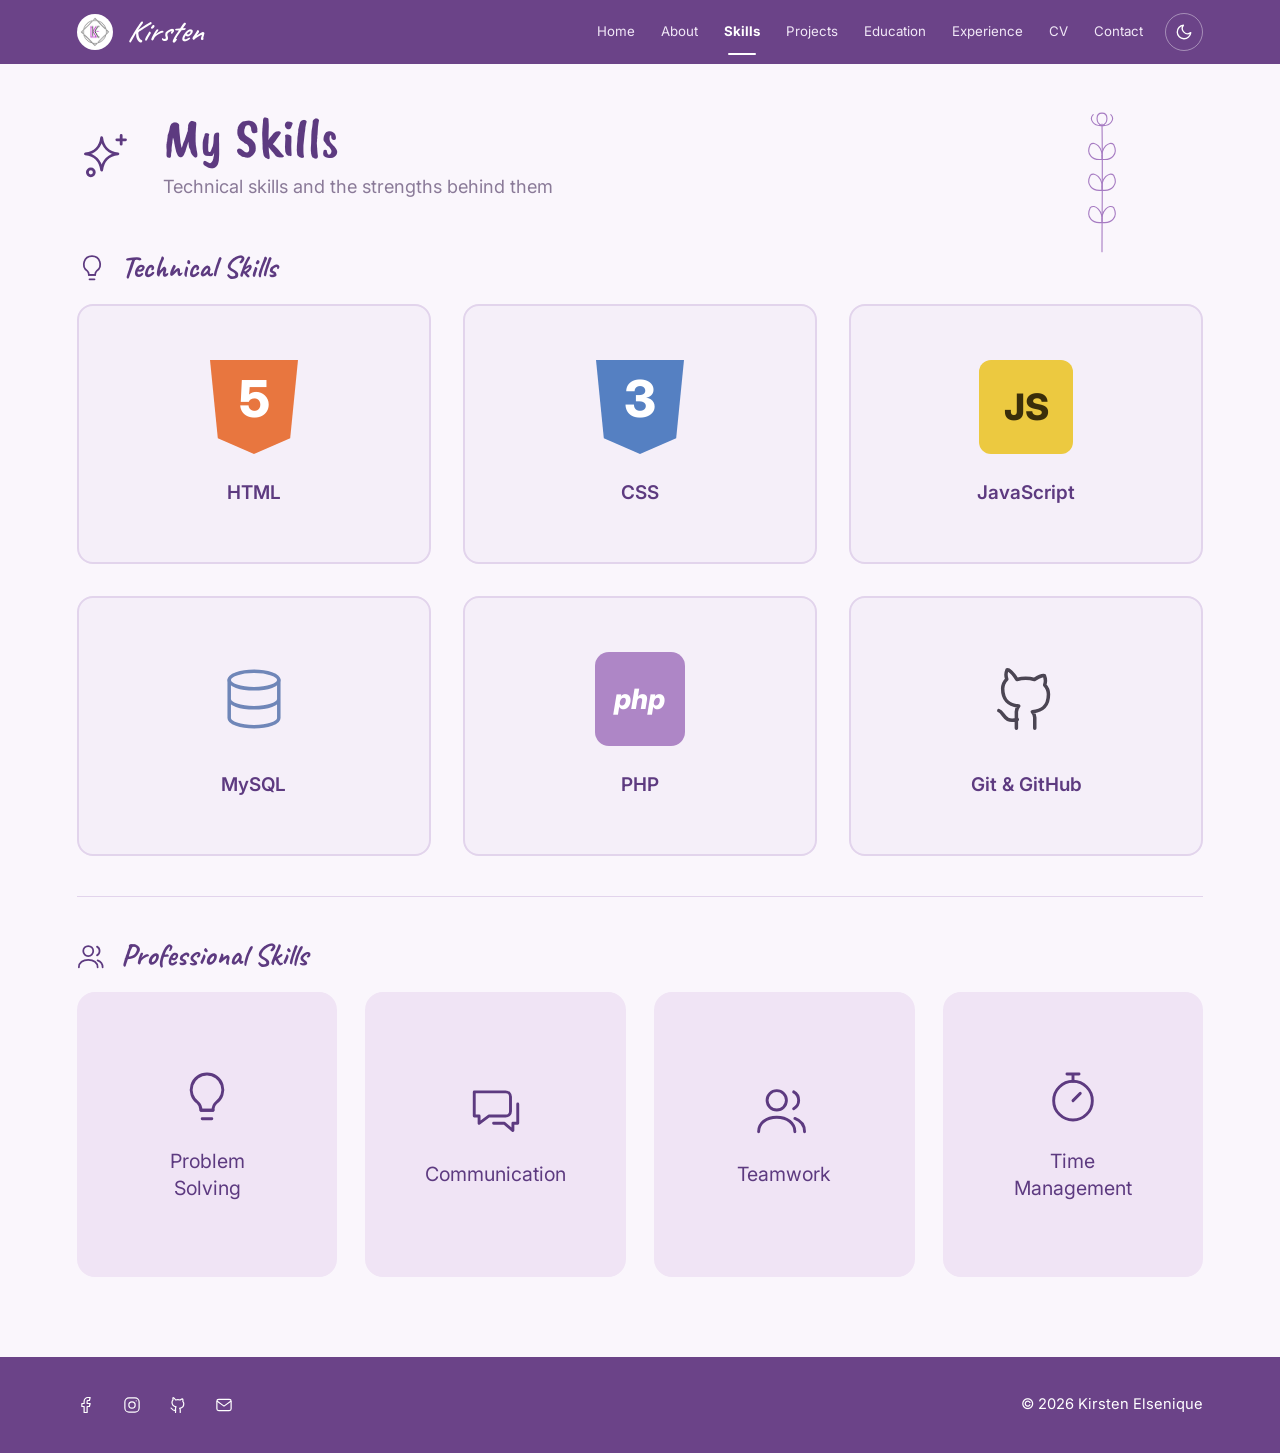
<file: skills.html>
<!DOCTYPE html>
<html lang="en">
<head>
    <meta charset="UTF-8">
    <meta name="viewport" content="width=device-width, initial-scale=1.0">
    <title>Skills | Kirsten Elsenique</title>
    <link rel="icon" href="assets/logo.jpg">
    <script>try{var t=localStorage.getItem("theme");if(!t&&window.matchMedia("(prefers-color-scheme: dark)").matches)t="dark";if(t)document.documentElement.setAttribute("data-theme",t)}catch(e){}</script>
    <link rel="stylesheet" href="style.css">
</head>
<body>
<header class="navbar">
    <div class="container nav-container">
        <a href="index.html" class="logo"><img src="assets/logo.jpg" alt="KE logo" class="logo-img"><span>Kirsten</span></a>
        <button class="menu-toggle" type="button" aria-label="Open navigation menu" aria-expanded="false">☰</button>
        <nav aria-label="Main navigation">
        <ul class="nav-links">
            <li><a href="index.html">Home</a></li>
            <li><a href="about.html">About</a></li>
            <li><a href="skills.html" class="active" aria-current="page">Skills</a></li>
            <li><a href="projects.html">Projects</a></li>
            <li><a href="education.html">Education</a></li>
            <li><a href="experience.html">Experience</a></li>
            <li><a href="cv.html">CV</a></li>
            <li><a href="contact.html">Contact</a></li>
        </ul>
            <button class="theme-toggle" type="button" aria-label="Switch to dark mode" aria-pressed="false"><svg class="i-moon" width="18" height="18" viewBox="0 0 24 24" fill="none" stroke="currentColor" stroke-width="1.8" stroke-linecap="round" stroke-linejoin="round" aria-hidden="true"><path d="M21 12.8A9 9 0 1 1 11.2 3a7 7 0 0 0 9.8 9.8z"/></svg><svg class="i-sun" width="18" height="18" viewBox="0 0 24 24" fill="none" stroke="currentColor" stroke-width="1.8" stroke-linecap="round" stroke-linejoin="round" aria-hidden="true"><circle cx="12" cy="12" r="4.5"/><path d="M12 2v2M12 20v2M4.9 4.9l1.4 1.4M17.7 17.7l1.4 1.4M2 12h2M20 12h2M4.9 19.1l1.4-1.4M17.7 6.3l1.4-1.4"/></svg></button>
        </nav>
    </div>
</header>
<main>
<section class="page-head">
    <div class="container page-head-inner">
        <div class="page-head-text">
            <span class="head-ico"><svg class="ico " width="52" height="52" viewBox="0 0 24 24" fill="none" stroke="currentColor" stroke-width="1.3" stroke-linecap="round" stroke-linejoin="round" aria-hidden="true"><path d="M10 4c.5 4.200 3.300 7 7.500 7.500-4.200.5-7 3.300-7.500 7.500-.5-4.200-3.300-7-7.500-7.500C6.700 11 9.500 8.200 10 4z"/><path d="M19 3v4M17 5h4"/><circle cx="5" cy="20" r="1.600"/></svg></span>
            <div><h1>My Skills</h1><p>Technical skills and the strengths behind them</p></div>
        </div>
        <svg class="sprig" viewBox="0 0 60 200" fill="none" stroke="currentColor" stroke-width="1.5" stroke-linecap="round" aria-hidden="true"><path d="M30 196C30 150 31 80 30 22"/><path d="M30 24c-9-3-9-17 0-17s9 14 0 17z"/><path d="M30 24c-12 1-18-9-12-15M30 24c12 1 18-9 12-15"/><path d="M30 70c-14 2-22-8-16-20 6-6 18 4 16 20zM30 70c14 2 22-8 16-20-6-6-18 4-16 20z"/><path d="M30 112c-14 2-22-8-16-20 6-6 18 4 16 20zM30 112c14 2 22-8 16-20-6-6-18 4-16 20z"/><path d="M30 156c-14 2-22-8-16-20 6-6 18 4 16 20zM30 156c14 2 22-8 16-20-6-6-18 4-16 20z"/></svg>
    </div>
</section>
<section class="content skills">
    <div class="container">
        <h3 class="script-h sm"><svg class="ico " width="30" height="30" viewBox="0 0 24 24" fill="none" stroke="currentColor" stroke-width="1.4" stroke-linecap="round" stroke-linejoin="round" aria-hidden="true"><path d="M9.5 17.5h5M10 21h4"/><path d="M12 2.5a6.5 6.5 0 0 0-3.8 11.8c.6.5 1.3 1.3 1.3 3.2h5c0-1.9.7-2.7 1.3-3.2A6.5 6.5 0 0 0 12 2.5z"/></svg> Technical Skills</h3>
        <div class="tech-grid">
            <div class="tech"><span class="tech-logo "><svg viewBox="0 0 90 96" width="88" height="94"><path d="M0 0h90l-8 80-37 16L8 80z" fill="#e8763f"/><text x="45" y="58" text-anchor="middle" font-family="Inter,Arial" font-weight="800" font-size="52" fill="#fff">5</text></svg></span><span class="tech-name">HTML</span></div>
            <div class="tech"><span class="tech-logo "><svg viewBox="0 0 90 96" width="88" height="94"><path d="M0 0h90l-8 80-37 16L8 80z" fill="#5580c2"/><text x="45" y="58" text-anchor="middle" font-family="Inter,Arial" font-weight="800" font-size="52" fill="#fff">3</text></svg></span><span class="tech-name">CSS</span></div>
            <div class="tech"><span class="tech-logo js">JS</span><span class="tech-name">JavaScript</span></div>
            <div class="tech"><span class="tech-logo line sql"><svg class="ico " width="70" height="70" viewBox="0 0 24 24" fill="none" stroke="currentColor" stroke-width="1.2" stroke-linecap="round" stroke-linejoin="round" aria-hidden="true"><ellipse cx="12" cy="5.5" rx="8.5" ry="3"/><path d="M3.5 5.5v13c0 1.7 3.8 3 8.5 3s8.5-1.3 8.5-3v-13M3.5 12c0 1.7 3.8 3 8.5 3s8.5-1.3 8.5-3"/></svg></span><span class="tech-name">MySQL</span></div>
            <div class="tech"><span class="tech-logo php">php</span><span class="tech-name">PHP</span></div>
            <div class="tech"><span class="tech-logo line"><svg class="ico " width="70" height="70" viewBox="0 0 24 24" fill="none" stroke="currentColor" stroke-width="1.2" stroke-linecap="round" stroke-linejoin="round" aria-hidden="true"><path d="M9 19c-4.5 1.4-4.5-2.4-6.3-3m12.3 6v-3.3a3 3 0 0 0-.8-2.3c2.7-.3 5.5-1.3 5.5-6a4.7 4.7 0 0 0-1.3-3.2 4.4 4.4 0 0 0-.1-3.2s-1-.3-3.4 1.3a11.6 11.6 0 0 0-6 0C6.5 1.6 5.500 2 5.500 2a4.400 4.400 0 0 0-.1 3.200A4.700 4.700 0 0 0 4 8.400c0 4.700 2.800 5.700 5.500 6A3 3 0 0 0 8.700 16.700V22"/></svg></span><span class="tech-name">Git &amp; GitHub</span></div>
        </div>
        <hr class="rule">
        <h3 class="script-h sm"><svg class="ico " width="30" height="30" viewBox="0 0 24 24" fill="none" stroke="currentColor" stroke-width="1.4" stroke-linecap="round" stroke-linejoin="round" aria-hidden="true"><circle cx="9" cy="8" r="4"/><path d="M1.5 21c0-3.6 3.2-6 7.5-6s7.5 2.4 7.5 6"/><path d="M16 4.5a4 4 0 0 1 0 7M20.5 21c0-2.8-1.6-4.6-4-5.5"/></svg> Professional Skills</h3>
        <div class="prof-grid">
            <div class="prof"><svg class="ico " width="58" height="58" viewBox="0 0 24 24" fill="none" stroke="currentColor" stroke-width="1.2" stroke-linecap="round" stroke-linejoin="round" aria-hidden="true"><path d="M9.5 17.5h5M10 21h4"/><path d="M12 2.5a6.5 6.5 0 0 0-3.8 11.8c.6.5 1.3 1.3 1.3 3.2h5c0-1.9.7-2.7 1.3-3.2A6.5 6.5 0 0 0 12 2.5z"/></svg><span>Problem<br>Solving</span></div>
            <div class="prof"><svg class="ico " width="58" height="58" viewBox="0 0 24 24" fill="none" stroke="currentColor" stroke-width="1.2" stroke-linecap="round" stroke-linejoin="round" aria-hidden="true"><path d="M3 4.5h13a2 2 0 0 1 2 2v6a2 2 0 0 1-2 2H9l-4 3v-3H3a0 0 0 0 1 0 0z"/><path d="M21 9.5v8h-2v3l-3.5-3H11"/></svg><span>Communication</span></div>
            <div class="prof"><svg class="ico " width="58" height="58" viewBox="0 0 24 24" fill="none" stroke="currentColor" stroke-width="1.2" stroke-linecap="round" stroke-linejoin="round" aria-hidden="true"><circle cx="9" cy="8" r="4"/><path d="M1.5 21c0-3.6 3.2-6 7.5-6s7.5 2.4 7.5 6"/><path d="M16 4.5a4 4 0 0 1 0 7M20.5 21c0-2.8-1.6-4.6-4-5.5"/></svg><span>Teamwork</span></div>
            <div class="prof"><svg class="ico " width="58" height="58" viewBox="0 0 24 24" fill="none" stroke="currentColor" stroke-width="1.2" stroke-linecap="round" stroke-linejoin="round" aria-hidden="true"><circle cx="12" cy="13.5" r="8"/><path d="M12 13.5 15 10.5M9.5 2.5h5M12 2.5v3"/></svg><span>Time<br>Management</span></div>
        </div>
    </div>
</section>
</main>
<footer class="footer">
    <div class="container footer-inner">
        <div class="socials "><a href="https://www.facebook.com/k.elsenique" target="_blank" rel="noopener noreferrer" aria-label="Facebook"><svg class="ico " width="18" height="18" viewBox="0 0 24 24" fill="none" stroke="currentColor" stroke-width="1.6" stroke-linecap="round" stroke-linejoin="round" aria-hidden="true"><path d="M17.500 2h-3a5 5 0 0 0-5 5v3h-3v4h3v8h4v-8h3l1-4h-4V7a1 1 0 0 1 1-1h2z"/></svg></a><a href="https://www.instagram.com/_.zehnn/" target="_blank" rel="noopener noreferrer" aria-label="Instagram"><svg class="ico " width="18" height="18" viewBox="0 0 24 24" fill="none" stroke="currentColor" stroke-width="1.6" stroke-linecap="round" stroke-linejoin="round" aria-hidden="true"><rect x="2.500" y="2.500" width="19" height="19" rx="5.500"/><circle cx="12" cy="12" r="4.200"/><path d="M17.600 6.400h.01"/></svg></a><a href="https://github.com/Kirsten05306" target="_blank" rel="noopener noreferrer" aria-label="GitHub"><svg class="ico " width="18" height="18" viewBox="0 0 24 24" fill="none" stroke="currentColor" stroke-width="1.6" stroke-linecap="round" stroke-linejoin="round" aria-hidden="true"><path d="M9 19c-4.5 1.4-4.5-2.4-6.3-3m12.3 6v-3.3a3 3 0 0 0-.8-2.3c2.7-.3 5.5-1.3 5.5-6a4.7 4.7 0 0 0-1.3-3.2 4.4 4.4 0 0 0-.1-3.2s-1-.3-3.4 1.3a11.6 11.6 0 0 0-6 0C6.5 1.6 5.500 2 5.500 2a4.400 4.400 0 0 0-.1 3.200A4.700 4.700 0 0 0 4 8.400c0 4.700 2.800 5.700 5.500 6A3 3 0 0 0 8.700 16.700V22"/></svg></a><a href="mailto:kirstenelsenique06@gmail.com" aria-label="Email"><svg class="ico " width="18" height="18" viewBox="0 0 24 24" fill="none" stroke="currentColor" stroke-width="1.6" stroke-linecap="round" stroke-linejoin="round" aria-hidden="true"><rect x="2.5" y="4.5" width="19" height="15" rx="2.5"/><path d="m3 7 9 6.5L21 7"/></svg></a></div>
        <p>&copy; 2026 Kirsten Elsenique</p>
    </div>
</footer>
<script src="script.js"></script>
</body>
</html>
</file>
<file: style.css>
/* =========================
   KIRSTEN'S PORTFOLIO
   Soft lavender / purple theme
========================= */

@import url('https://fonts.googleapis.com/css2?family=Inter:wght@300;400;500;600;700&family=Caveat:wght@500;600;700&family=Caveat+Brush&display=swap');

:root {
    --nav: #6b4388;
    --purple: #5d3a80;
    --purple-dark: #4b2d6b;
    --purple-mid: #a67bc2;
    --bg: #faf6fc;
    --panel: #f5eff9;
    --tint: #f0e4f5;
    --tint-2: #ead9f2;
    --line: #e2d4ec;
    --text: #4b2d6b;
    --muted: #8a7a98;
    --white: #fff;
    --accent: var(--nav);
    --btn: var(--nav);
    --btn-hover: var(--purple-dark);
    --field: #fff;
    --nav-menu: var(--purple-dark);
}

/* ---------- DARK MODE ---------- */
[data-theme="dark"] {
    color-scheme: dark;
    --nav: #2e1b45;
    --nav-menu: #241337;
    --purple: #c9a6e8;
    --purple-dark: #dcc7f0;
    --purple-mid: #a67bc2;
    --bg: #15101d;
    --panel: #1f1830;
    --tint: #2a1f3d;
    --tint-2: #3b2a54;
    --line: #3a2d4d;
    --text: #ece3f5;
    --muted: #a99bb9;
    --accent: #b48ad6;
    --btn: #7b4fa3;
    --btn-hover: #8f63b8;
    --field: #231a33;
}
[data-theme="dark"] .tech-logo.line:not(.sql) { color: #cbbfd9; }
[data-theme="dark"] .form-status.ok { color: #7fd6a0; }
[data-theme="dark"] .form-status.error { color: #ff9a92; }
body { transition: background-color .25s, color .25s; }

* { margin: 0; padding: 0; box-sizing: border-box; }
html { scroll-behavior: smooth; font-size: 14px; }

body {
    font-family: 'Inter', system-ui, sans-serif;
    background: var(--bg);
    color: var(--text);
    line-height: 1.6;
    font-size: 15px;
    min-height: 100vh;
    display: flex;
    flex-direction: column;
}
main { flex: 1; }
a { color: inherit; text-decoration: none; }
img { max-width: 100%; display: block; }
ul, ol { list-style: none; }
button, input, textarea, select { font: inherit; color: inherit; }
button { cursor: pointer; }
.ico { flex-shrink: 0; vertical-align: middle; }
.container { width: min(1180px, 88%); margin-inline: auto; }
.rule { border: 0; border-top: 1px solid var(--line); margin: 40px 0; }

.script-h, .page-head h1, .detail-title, .hero-text h1, .hero-text .hi {
    font-family: 'Caveat Brush', 'Caveat', cursive;
    font-weight: 400;
}
.script-h { font-family: 'Caveat', cursive; font-weight: 700; color: var(--purple); font-size: 2.1rem; line-height: 1.2; }
.script-h.sm { display: flex; align-items: center; gap: 14px; font-size: 2.2rem; margin: 34px 0 18px; }
.script { font-family: 'Caveat', cursive; font-weight: 500; color: var(--purple-mid); }
.sprig { color: var(--purple-mid); width: 50px; height: auto; }

/* ---------- NAVBAR ---------- */
.navbar { background: var(--nav); color: #fff; position: sticky; top: 0; z-index: 100; }
.nav-container { min-height: 64px; display: flex; align-items: center; justify-content: space-between; gap: 20px; }
.logo { display: inline-flex; align-items: center; gap: 14px; font-family: 'Caveat', cursive; font-weight: 600; font-size: 2.1rem; font-style: italic; }
.nav-links { display: flex; align-items: center; gap: 26px; }
.nav-links a { position: relative; display: block; padding: 6px 0; font-size: .95rem; color: #f1e8f7; transition: color .2s; }
.nav-links a:hover { color: #fff; }
.nav-links a.active { color: #fff; font-weight: 700; }
.nav-links a.active::after {
    content: ""; position: absolute; left: 50%; bottom: -6px; width: 28px; height: 2px;
    background: #fff; transform: translateX(-50%); border-radius: 2px;
}
.menu-toggle { display: none; background: transparent; border: 1px solid rgba(255,255,255,.5); color: #fff; border-radius: 6px; padding: 4px 11px; font-size: 1.2rem; }

/* ---------- THEME TOGGLE ---------- */
.navbar nav { display: flex; align-items: center; gap: 22px; }
.theme-toggle { display: grid; place-items: center; width: 38px; height: 38px; flex-shrink: 0; border-radius: 50%; border: 1px solid rgba(255,255,255,.4); background: transparent; color: #fff; transition: background .2s; }
.theme-toggle:hover { background: rgba(255,255,255,.15); }
.theme-toggle .i-sun { display: none; }
[data-theme="dark"] .theme-toggle .i-moon { display: none; }
[data-theme="dark"] .theme-toggle .i-sun { display: block; }

/* ---------- BUTTONS / TAGS ---------- */
.btn {
    display: inline-flex; align-items: center; gap: 10px; justify-content: center;
    padding: 15px 30px; border-radius: 10px; border: 2px solid var(--btn);
    background: var(--btn); color: #fff; font-size: 1.05rem; font-weight: 600; transition: .2s;
}
.btn:hover { background: var(--btn-hover); border-color: var(--btn-hover); transform: translateY(-1px); }
.btn-ghost { background: transparent; color: var(--accent); border-color: var(--purple-mid); }
.btn-ghost:hover { background: var(--tint); color: var(--purple-dark); border-color: var(--purple-mid); }
.pill { display: inline-block; background: var(--tint); color: var(--purple); font-size: .85rem; padding: 4px 15px; border-radius: 8px; }
.pill.big { font-size: 1rem; padding: 7px 18px; }
.meta { display: block; color: var(--muted); font-size: .95rem; }

/* ---------- PAGE HEAD ---------- */
.page-head { padding: 44px 0 20px; }
.page-head-inner { display: flex; justify-content: space-between; align-items: flex-start; }
.page-head-text { display: flex; align-items: center; gap: 28px; }
.head-ico { color: var(--purple); display: grid; place-items: center; width: 58px; }
.page-head h1 { font-size: clamp(2.6rem, 5vw, 3.9rem); color: var(--purple); line-height: 1.1; }
.page-head p { color: var(--muted); font-size: 1.3rem; margin-top: 4px; }
.page-head .sprig { position: absolute; right: 7%; top: 0; width: 44px; }
.page-head-inner { position: relative; }
.about-head h1 { margin-bottom: 4px; }
.heart { font-family: 'Inter', sans-serif; font-size: .8em; }
.content { padding: 8px 0 80px; }

/* ---------- HOME ---------- */
.hero { padding: 56px 0 48px; }
.hero-grid { display: grid; grid-template-columns: 1.1fr .9fr; align-items: center; gap: 40px; }
.hero-text .hi { font-family: 'Caveat', cursive; font-size: 2.2rem; color: var(--purple); }
.hero-text h1 { font-size: clamp(3rem, 6.5vw, 5rem); color: var(--purple); line-height: 1.1; margin: 10px 0 22px; }
.hero-text h2 { font-size: 1.6rem; font-weight: 700; margin-bottom: 18px; }
.lead { font-size: 1.35rem; margin-bottom: 38px; max-width: 640px; }
.hero-buttons { display: flex; flex-wrap: wrap; gap: 22px; }
.hero-photo { display: flex; justify-content: center; }
.photo-wrap {
    position: relative; width: min(380px, 100%); aspect-ratio: 470 / 520;
}
.photo-wrap::before {
    content: ""; position: absolute; inset: 0 -4% 0 -4%; background: var(--tint-2);
    border-radius: 50% 50% 48% 48% / 42% 42% 58% 58%;
}
.photo-wrap img {
    position: relative; width: 100%; height: 100%; object-fit: cover; object-position: center 25%;
    border-radius: 50% 50% 48% 48% / 42% 42% 58% 58%; background: #fff; margin-left: 2%; width: 96%;
}

.featured { padding: 50px 0 60px; }
.row-head { display: flex; justify-content: space-between; align-items: center; margin-bottom: 26px; }
.link-arrow { display: inline-flex; align-items: center; gap: 10px; font-size: 1.1rem; }
.link-arrow:hover { color: var(--purple-mid); }
.feat-grid { display: grid; grid-template-columns: repeat(3, 1fr); gap: 26px; }
.feat-card { border: 2px solid var(--line); border-radius: 24px; padding: 18px; transition: transform .25s; background: transparent; }
.feat-card:hover { transform: translateY(-4px); }
.feat-img { display: block; height: 215px; border-radius: 14px; background: #fff; overflow: hidden; margin-bottom: 18px; }
.feat-img img { width: 100%; height: 100%; object-fit: contain; }
.feat-img.crop img { object-fit: cover; object-position: center 30%; }
.feat-card h3 { font-family: 'Caveat', cursive; font-weight: 700; font-size: 2rem; color: var(--purple); line-height: 1.2; }
.feat-card p { color: var(--muted); margin: 10px 0 16px; font-size: 1.02rem; }

.little-about { border-top: 1px solid var(--line); padding: 70px 0 90px; }
.little-grid { display: grid; grid-template-columns: 1.1fr .9fr; align-items: center; gap: 40px; }
.little-grid p { font-size: 1.4rem; margin: 18px 0 26px; max-width: 700px; }
.quote-deco { display: flex; justify-content: space-around; align-items: center; color: var(--purple-mid); }
.q-mid { display: flex; flex-direction: column; align-items: center; gap: 18px; text-align: center; }
.q-mid .script { font-size: 2.4rem; line-height: 1.2; }
.quote-deco .sprig { width: 64px; height: 190px; }

/* ---------- ABOUT ---------- */
.about-grid { display: grid; grid-template-columns: 470px 1fr; gap: 80px; align-items: start; position: relative; }
.about-photo { border-radius: 20px; overflow: hidden; background: var(--tint); aspect-ratio: 470 / 600; }
.about-photo img { width: 100%; height: 100%; object-fit: cover; object-position: center 25%; }
.info-list li { display: flex; align-items: center; gap: 26px; margin-bottom: 26px; }
.info-ico { color: var(--purple); width: 40px; display: grid; place-items: center; }
.info-list strong { display: block; color: var(--purple); font-size: 1.35rem; font-weight: 700; line-height: 1.3; }
.info-list span { display: block; color: var(--muted); font-size: 1.25rem; }
.about-grid .sprig { position: absolute; right: 4%; top: 45%; width: 52px; height: 290px; }
.about-lower { display: grid; grid-template-columns: 1fr 1fr; }
.about-lower .col { padding-right: 40px; }
.about-lower .bio { border-left: 1px solid var(--line); padding: 0 0 0 56px; position: relative; }
.bullets li { position: relative; padding-left: 30px; margin-bottom: 26px; }
.bullets li::before { content: ""; position: absolute; left: 3px; top: 12px; width: 8px; height: 8px; border-radius: 50%; background: var(--purple-mid); }
.bullets strong { display: block; color: var(--purple); font-size: 1.35rem; font-weight: 700; }
.bullets span { display: block; color: var(--muted); font-size: 1.25rem; line-height: 1.7; }
.bullets.indent { padding-left: 64px; }
.bio p { font-size: 1.4rem; line-height: 1.75; margin-bottom: 30px; }
.bio-deco { display: block; text-align: right; color: var(--purple-mid); }

/* ---------- SKILLS ---------- */
.skills .script-h.sm { margin-top: 20px; }
.tech-grid { display: grid; grid-template-columns: repeat(3, 1fr); gap: 32px; margin-bottom: 20px; }
.tech {
    background: var(--panel); border: 2px solid var(--line); border-radius: 16px; height: 260px;
    display: flex; flex-direction: column; align-items: center; justify-content: center; gap: 24px;
}
.tech-logo { display: grid; place-items: center; height: 94px; }
.tech-logo.js { background: #ecc940; color: #3a2e0a; width: 94px; border-radius: 12px; font-weight: 800; font-size: 2.6rem; }
.tech-logo.php { background: #ae86c6; color: #fff; width: 90px; height: 94px; border-radius: 14px; font-style: italic; font-weight: 800; font-size: 2rem; }
.tech-logo.line { color: #6f86b8; }
.tech-logo.line:not(.sql) { color: #4b4553; }
.tech-name { color: var(--purple); font-weight: 600; font-size: 1.35rem; }
.prof-grid { display: grid; grid-template-columns: repeat(4, 1fr); gap: 28px; }
.prof {
    background: var(--tint); border-radius: 18px; height: 285px; color: var(--purple);
    display: flex; flex-direction: column; align-items: center; justify-content: center; gap: 22px; text-align: center; font-size: 1.4rem; line-height: 1.35;
}

/* ---------- PROJECTS ---------- */
.search {
    display: flex; align-items: center; gap: 18px; background: var(--field); border: 2px solid var(--line);
    border-radius: 10px; padding: 0 24px; color: var(--muted); margin: 10px 0 24px;
}
.search input { border: 0; outline: 0; background: transparent; padding: 20px 0; width: 100%; font-size: 1.25rem; }
.search input::placeholder { color: var(--muted); }
.proj-tools { display: grid; grid-template-columns: repeat(4, 1fr); gap: 24px; margin-bottom: 70px; }
.select { position: relative; display: block; background: var(--field); border: 2px solid var(--line); border-radius: 10px; color: var(--purple); }
.select select { appearance: none; -webkit-appearance: none; border: 0; background: transparent; width: 100%; padding: 18px 50px 18px 20px; font-size: 1.15rem; font-weight: 500; outline: 0; cursor: pointer; }
.select .ico { position: absolute; right: 18px; top: 50%; transform: translateY(-50%); pointer-events: none; }
.proj-row {
    display: grid; grid-template-columns: 420px 1fr 40px; gap: 48px; align-items: center;
    padding: 0 0 48px; margin-bottom: 48px; border-bottom: 2px solid var(--line);
}
.proj-thumb { height: 290px; background: #fff; border-radius: 18px; overflow: hidden; }
.proj-thumb img { width: 100%; height: 100%; object-fit: contain; padding: 12px; }
.proj-body h3 { font-family: 'Caveat', cursive; font-weight: 700; font-size: 2.6rem; line-height: 1.1; color: var(--purple); }
.proj-body h3 a:hover { color: var(--purple-mid); }
.proj-body .meta { font-size: 1.3rem; margin: 6px 0 14px; }
.proj-body p { font-size: 1.4rem; margin-bottom: 20px; max-width: 780px; }
.proj-go { color: var(--purple); align-self: start; margin-top: 40px; }
.proj-go:hover { color: var(--purple-mid); }
.empty { text-align: center; color: var(--muted); padding: 30px; }

/* ---------- PROJECT DETAIL ---------- */
.detail { padding-top: 40px; }
.crumbs { display: flex; justify-content: space-between; align-items: center; color: var(--muted); font-size: 1.05rem; margin-bottom: 50px; }
.crumbs a { display: inline-flex; align-items: center; gap: 14px; color: var(--purple); font-size: 1.3rem; }
.crumbs a:hover { color: var(--purple-mid); }
.crumbs b { color: var(--purple); }
.detail-hero { background: #fff; border-radius: 18px; height: 362px; display: flex; justify-content: center; align-items: center; overflow: hidden; }
.detail-hero img { height: 100%; width: 100%; object-fit: contain; padding: 14px; }
.detail-meta { display: flex; justify-content: space-between; color: var(--muted); font-size: 1.05rem; margin: 16px 0 44px; }
.detail-title { font-size: clamp(3rem, 5vw, 4rem); color: var(--purple); line-height: 1.1; }
.detail-date { font-size: 1.5rem; color: var(--muted); padding-left: 14px; margin: 14px 0 22px; }
.det-h { font-size: 1.6rem; font-weight: 700; color: var(--purple); margin-bottom: 14px; }
.det-p { font-size: 1.5rem; line-height: 1.7; margin-bottom: 10px; }
.info-cols { display: grid; grid-template-columns: 1fr 1fr; gap: 40px; margin-top: 30px; }
.shots { display: grid; grid-template-columns: repeat(2, minmax(0, 1fr)); gap: 24px; max-width: 980px; }
.shots figure { margin: 0; }
.shots img { width: 100%; border-radius: 12px; border: 1px solid var(--line); background: #fff; aspect-ratio: 16 / 9; object-fit: contain; }
.shots figcaption { color: var(--muted); font-size: 1rem; padding-top: 10px; }
.link-list li { position: relative; padding-left: 30px; font-size: 1.5rem; margin-bottom: 6px; }
.link-list li::before { content: ""; position: absolute; left: 0; top: .72em; width: 10px; height: 10px; border-radius: 50%; background: var(--purple); }
.link-list a:hover { color: var(--purple-mid); text-decoration: underline; }

/* ---------- TIMELINES (experience / certifications) ---------- */
.line-timeline { margin: 10px 0 40px 6px; }
.line-timeline > li { position: relative; padding: 0 0 70px 62px; border-left: 4px solid var(--tint); margin-left: 5px; }
.line-timeline > li:last-child { padding-bottom: 40px; }
.line-timeline .dot { position: absolute; left: -15px; top: 4px; width: 26px; height: 26px; border-radius: 50%; background: var(--accent); }
.line-timeline em { display: block; font-style: normal; font-weight: 700; font-size: 1.45rem; color: var(--accent); }
.line-timeline h3 { font-size: 2rem; font-weight: 700; color: var(--purple-dark); line-height: 1.3; margin-top: 6px; }
.line-timeline .org { color: var(--muted); font-size: 1.4rem; margin: 6px 0 10px; }
.dots { margin-top: 18px; }
.dots li { position: relative; padding-left: 32px; font-size: 1.4rem; margin-bottom: 14px; }
.dots li::before { content: ""; position: absolute; left: 2px; top: .7em; width: 8px; height: 8px; border-radius: 50%; background: var(--purple-mid); }
.line-timeline.cert > li { padding-bottom: 90px; padding-left: 36px; margin-left: 76px; border-left-width: 2px; }
.line-timeline.cert .dot { width: 18px; height: 18px; left: -10px; top: 6px; background: var(--purple-mid); }
.line-timeline.cert strong { display: block; font-size: 1.6rem; color: var(--purple); line-height: 1.7; }
.quote-band {
    background: var(--tint); border-radius: 16px; padding: 30px 60px; margin-top: 20px;
    display: flex; align-items: center; justify-content: space-between; gap: 30px; color: var(--purple-mid);
}
.quote-band .script { font-size: 2.2rem; line-height: 1.4; text-align: center; color: var(--purple); }
.quote-band .sprig { width: 40px; height: 120px; }

/* ---------- CV ---------- */
.cv-wrap { display: flex; flex-direction: column; align-items: center; padding-top: 60px; }
.cv-circle { width: 430px; height: 430px; max-width: 80vw; max-height: 80vw; border-radius: 50%; background: var(--tint); display: grid; place-items: center; }
.cv-circle-in { width: 84%; height: 84%; border-radius: 50%; background: var(--tint-2); display: grid; place-items: center; }
.cv-actions { display: flex; flex-wrap: wrap; justify-content: center; gap: 36px; margin-top: 130px; }
.cv-actions .btn { padding: 22px 32px; font-size: 1.4rem; }

/* ---------- CONTACT ---------- */
.contact-grid { display: grid; grid-template-columns: 1fr 700px; gap: 80px; align-items: start; }
.contact-info li { display: flex; align-items: center; gap: 26px; margin-bottom: 36px; font-size: 1.45rem; color: var(--purple-dark); color: var(--purple); }
.contact-info a:hover { text-decoration: underline; }
.sparkles { color: var(--purple-mid); position: relative; margin-top: 260px; height: 150px; }
.sparkles .ico:first-child { margin-left: 50px; }
.sparkles .ico:last-child { position: absolute; left: 150px; top: 80px; }
.contact-form { background: var(--panel); border: 2px solid var(--line); border-radius: 20px; padding: 28px; }
.form-group { margin-bottom: 22px; }
.form-group label { display: block; font-size: 1.35rem; font-weight: 700; margin-bottom: 14px; color: var(--purple); }
.form-group input, .form-group textarea {
    width: 100%; padding: 22px; border: 2px solid var(--line); border-radius: 10px; background: var(--field); font-size: 1.3rem;
}
.form-group textarea { resize: vertical; min-height: 240px; }
.form-group input::placeholder, .form-group textarea::placeholder { color: var(--muted); }
.form-group input:focus, .form-group textarea:focus { outline: 2px solid var(--purple-mid); border-color: transparent; }
.send { margin-left: auto; display: flex; padding: 20px 34px; font-size: 1.4rem; }
.honey { position: absolute; left: -9999px; width: 1px; height: 1px; opacity: 0; }
.form-status { font-size: 1rem; margin-bottom: 12px; min-height: 1.2em; }
.form-status.ok { color: #2f7d4f; }
.form-status.error { color: #b3261e; }
.send:disabled { opacity: .6; cursor: wait; }

/* ---------- SOCIALS / FOOTER ---------- */
.socials { display: flex; gap: 28px; align-items: center; }
.socials a { display: grid; place-items: center; color: #fff; transition: .2s; }
.socials a:hover { opacity: .75; }
.socials.round { gap: 24px; }
.socials.round a { width: 52px; height: 52px; border-radius: 50%; background: var(--btn); }
.footer { background: var(--nav); color: #fff; padding: 36px 0; margin-top: auto; }
.footer-inner { display: flex; justify-content: space-between; align-items: center; gap: 16px; flex-wrap: wrap; }
.footer p { font-size: 1.05rem; }

/* ---------- ACCESSIBILITY ---------- */
a:focus-visible, button:focus-visible, input:focus-visible, textarea:focus-visible, select:focus-visible {
    outline: 3px solid var(--purple-mid); outline-offset: 2px;
}

/* ---------- RESPONSIVE ---------- */
@media (max-width: 1180px) {
    body { font-size: 16px; }
    .nav-links { gap: 18px; }
    .about-grid { grid-template-columns: 340px 1fr; gap: 50px; }
    .proj-row { grid-template-columns: 300px 1fr 30px; gap: 32px; }
    .proj-thumb { height: 220px; }
    .contact-grid { grid-template-columns: 1fr 1fr; gap: 50px; }
    .proj-tools { grid-template-columns: repeat(2, 1fr); margin-bottom: 50px; }
}
@media (max-width: 900px) {
    .menu-toggle { display: inline-block; }
    .navbar nav { position: absolute; top: 100%; left: 0; right: 0; background: var(--nav-menu); display: none; }
    .navbar nav:has(.nav-links.show) { display: block; }
    .nav-links { flex-direction: column; align-items: stretch; padding: 10px 6%; gap: 0; }
    .nav-links a { padding: 13px 4px; }
    .nav-links a.active::after { display: none; }
    .theme-toggle { margin: 4px 6% 14px; }
    .nav-container { position: relative; min-height: 64px; }
    .logo { font-size: 1.8rem; }
}
@media (max-width: 800px) {
    .hero { padding: 50px 0 40px; }
    .hero-grid, .about-grid, .about-lower, .contact-grid, .little-grid, .info-cols { grid-template-columns: 1fr; }
    .hero-photo { order: -1; }
    .hero-text { text-align: center; }
    .lead { margin-inline: auto; font-size: 1.15rem; }
    .hero-buttons { justify-content: center; gap: 14px; }
    .photo-wrap { width: 280px; }
    .feat-grid { grid-template-columns: 1fr; }
    .tech-grid { grid-template-columns: repeat(2, 1fr); gap: 16px; }
    .tech { height: 190px; gap: 14px; }
    .prof-grid { grid-template-columns: repeat(2, 1fr); gap: 16px; }
    .prof { height: 200px; font-size: 1.15rem; }
    .about-photo { max-width: 360px; margin-inline: auto; }
    .about-grid .sprig, .page-head .sprig { display: none; }
    .about-lower .bio { border-left: 0; padding: 0; }
    .about-lower .col { padding-right: 0; }
    .bio p, .little-grid p, .det-p, .proj-body p { font-size: 1.1rem; }
    .info-list strong { font-size: 1.15rem; } .info-list span { font-size: 1.05rem; word-break: break-word; }
    .quote-deco .sprig { display: none; }
    .proj-tools { grid-template-columns: 1fr; gap: 14px; }
    .proj-row { grid-template-columns: 1fr; gap: 20px; }
    .proj-go { display: none; }
    .proj-thumb { height: 240px; }
    .proj-body h3 { font-size: 2.2rem; }
    .detail-hero { height: 240px; }
    .shots { grid-template-columns: 1fr; }
    .quote-band { flex-direction: column; padding: 28px 24px; }
    .quote-band .sprig { display: none; }
    .quote-band .script { font-size: 1.7rem; }
    .cv-actions { margin-top: 60px; gap: 16px; }
    .cv-actions .btn { padding: 16px 22px; font-size: 1.1rem; }
    .contact-info .sparkles { display: none; }
    .contact-info li { font-size: 1.1rem; word-break: break-word; }
    .line-timeline > li { padding-left: 36px; }
    .line-timeline h3 { font-size: 1.6rem; } .dots li { font-size: 1.1rem; }
    .line-timeline.cert > li { margin-left: 20px; }
    .bullets.indent { padding-left: 0; }
    .head-ico { width: 40px; } .head-ico svg { width: 40px; height: 40px; }
    .page-head-text { gap: 16px; } .page-head p { font-size: 1.05rem; }
    .footer-inner { justify-content: center; }
}

.logo-img { width: 36px; height: 36px; border-radius: 50%; background: #fff; object-fit: cover; }

.proj-thumb.top img, .detail-hero.top img { object-fit: cover; object-position: top; padding: 0; }
.shots.tall { grid-template-columns: repeat(3, minmax(0, 1fr)); max-width: none; }
.shots.tall { align-items: start; }
.shots.tall img { aspect-ratio: auto; height: auto; object-fit: contain; }
.detail-hero.top img { object-position: center 17%; }
@media (max-width: 800px) { .shots.tall { grid-template-columns: 1fr 1fr; } }

/* ---------- IMAGE VIEWER ---------- */
img.zoom { cursor: zoom-in; }
body.lb-open { overflow: hidden; }
.lightbox { position: fixed; inset: 0; z-index: 1000; background: rgba(36, 20, 52, .92); display: flex; align-items: center; justify-content: center; padding: 56px 70px; }
.lightbox[hidden] { display: none; }
.lightbox figure { margin: 0; display: flex; flex-direction: column; align-items: center; gap: 12px; max-width: 100%; max-height: 100%; }
.lightbox figure img { max-width: 100%; max-height: calc(100vh - 150px); object-fit: contain; background: #fff; border-radius: 10px; cursor: default; }
.lightbox figcaption { color: #eadff3; font-size: 1rem; }
.lb-close, .lb-nav { position: absolute; background: rgba(255,255,255,.14); color: #fff; border: 0; border-radius: 50%; width: 46px; height: 46px; font-size: 1.5rem; line-height: 1; display: grid; place-items: center; }
.lb-close { top: 18px; right: 22px; font-size: 2rem; }
.lb-prev { left: 16px; top: 50%; transform: translateY(-50%); }
.lb-next { right: 16px; top: 50%; transform: translateY(-50%); }
.lb-close:hover, .lb-nav:hover { background: rgba(255,255,255,.28); }
@media (max-width: 800px) { .lightbox { padding: 60px 12px; } .lb-nav { top: auto; bottom: 14px; transform: none; } }

/* =========================
   PROJECT FILTERS: always in one row
   (all four fit on a phone; labels are shortened by script.js)
========================= */
.proj-tools {
    display: flex; flex-wrap: nowrap; gap: 24px; margin-bottom: 50px;
}
.proj-tools .select { flex: 1 1 0; min-width: 0; }
@media (max-width: 800px) {
    .search { padding: 0 16px; gap: 12px; margin-bottom: 16px; }
    .search input { padding: 14px 0; font-size: 1rem; min-width: 0; }
    .proj-tools { gap: 10px; margin-bottom: 36px; }
    .select select { padding: 12px 30px 12px 14px; font-size: .95rem; text-overflow: ellipsis; }
    .select .ico { right: 11px; width: 16px; height: 16px; }
}
@media (max-width: 520px) {
    .proj-tools { gap: 6px; }
    .select { border-width: 1.5px; border-radius: 9px; }
    .select select { padding: 11px 17px 11px 9px; font-size: .8rem; }
    .select .ico { right: 5px; width: 11px; height: 11px; }
}
@media (max-width: 385px) {
    .select select { padding: 11px 14px 11px 7px; font-size: .74rem; }
    .select .ico { right: 4px; width: 10px; height: 10px; }
}
@media (max-width: 340px) {
    .proj-tools { flex-wrap: wrap; }
    .proj-tools .select { flex: 1 1 calc(50% - 6px); }
}
</file>
